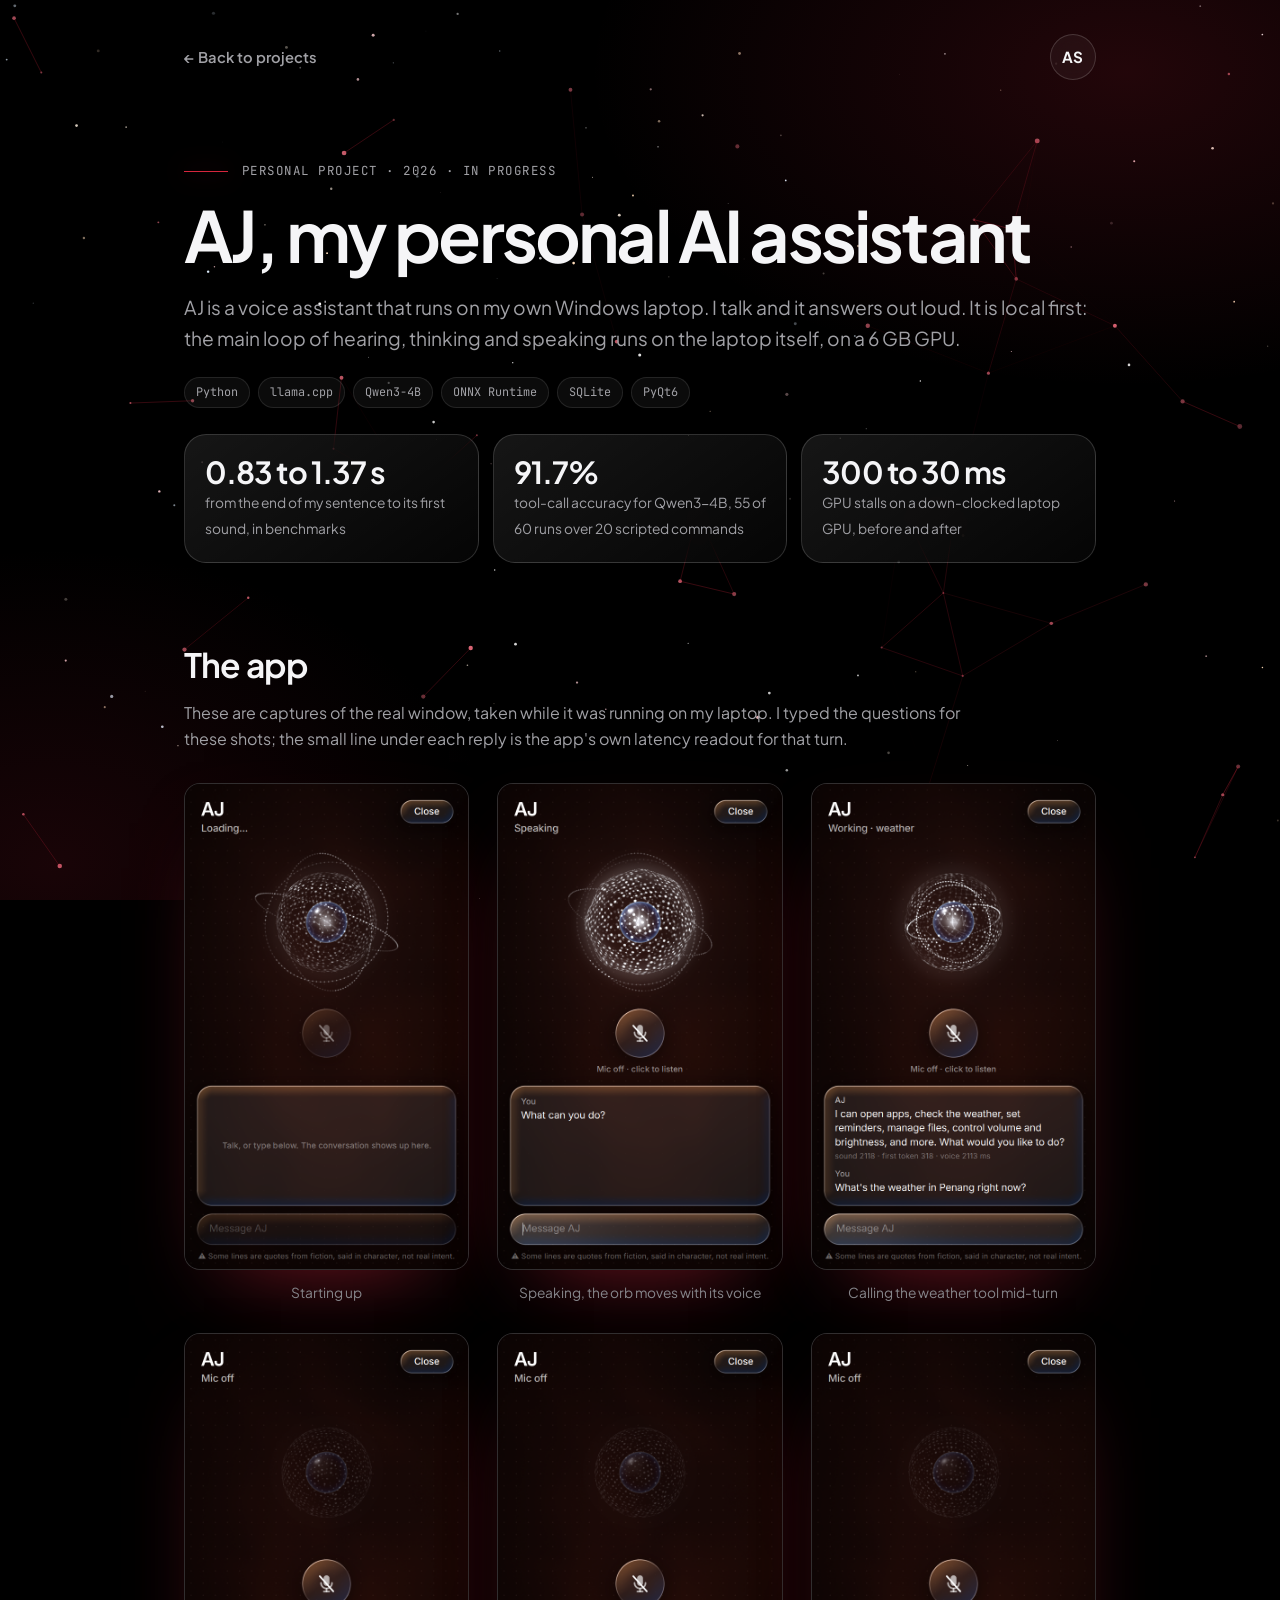
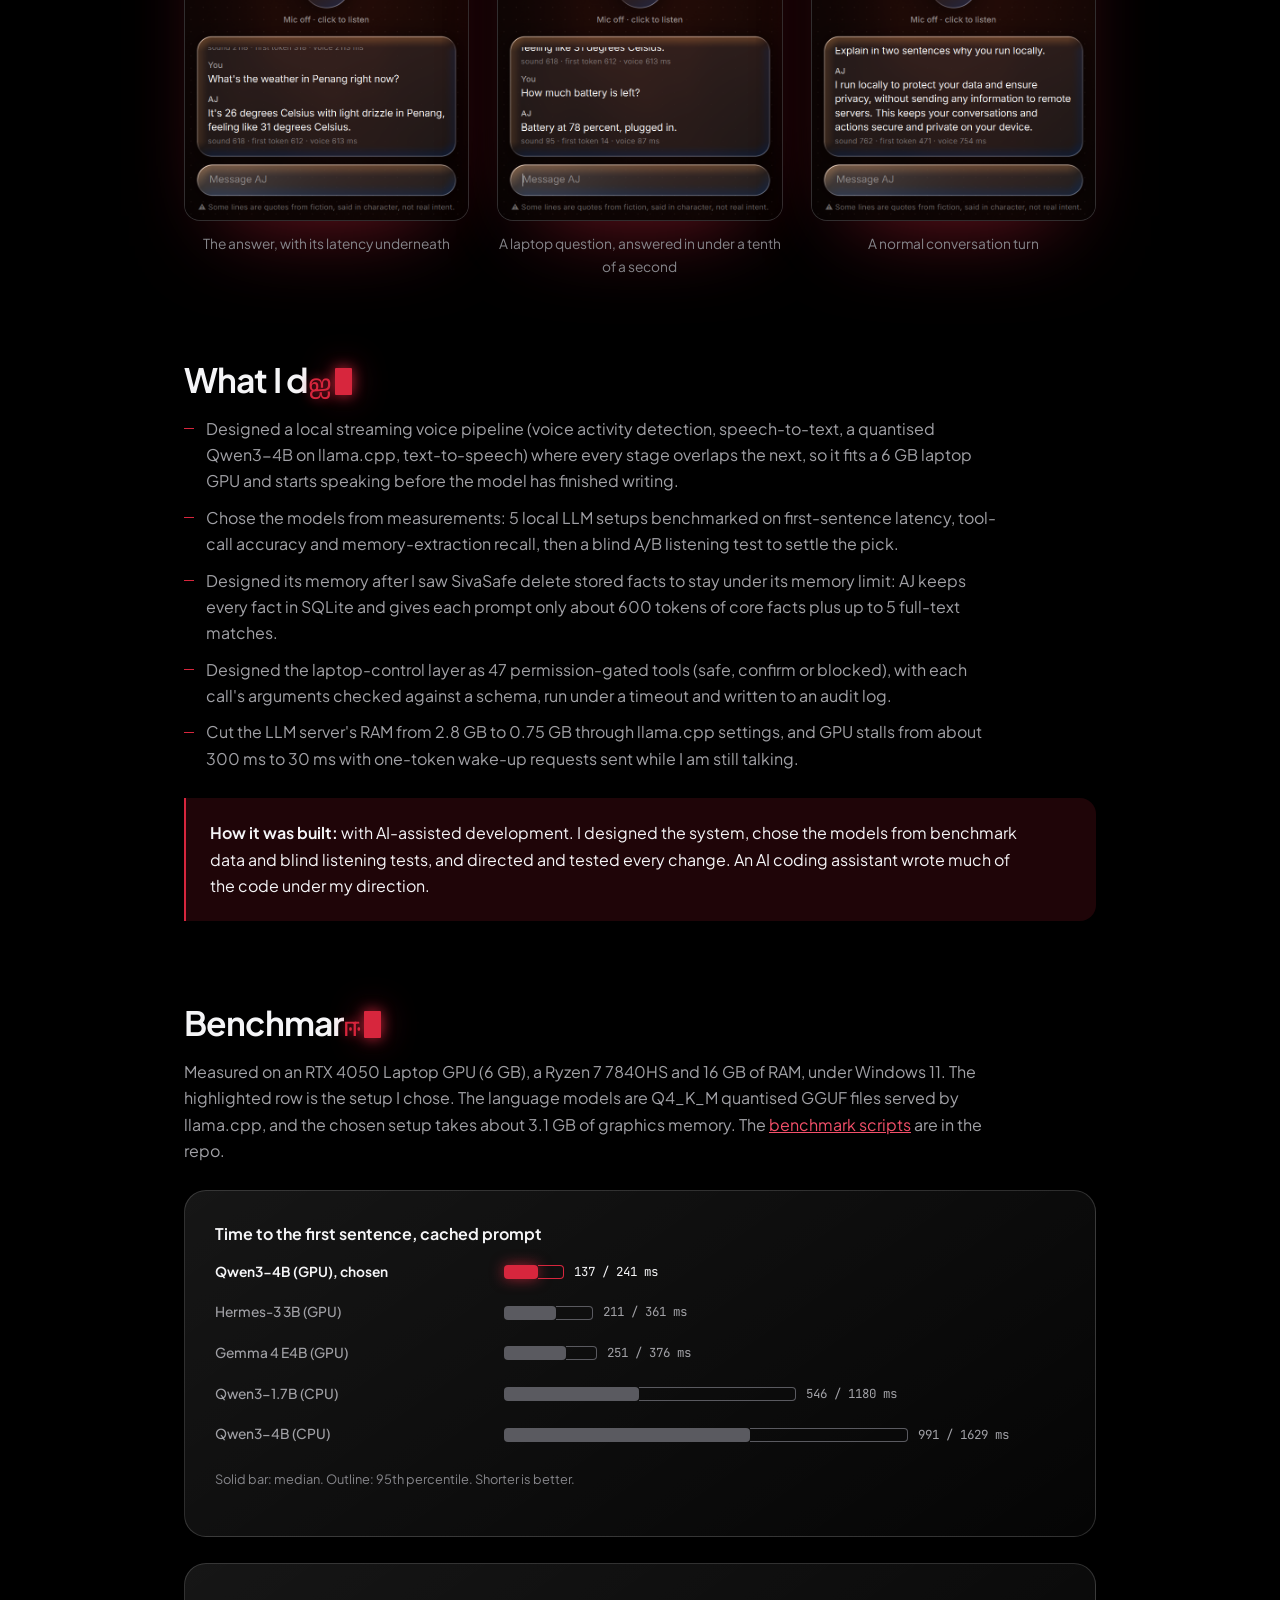
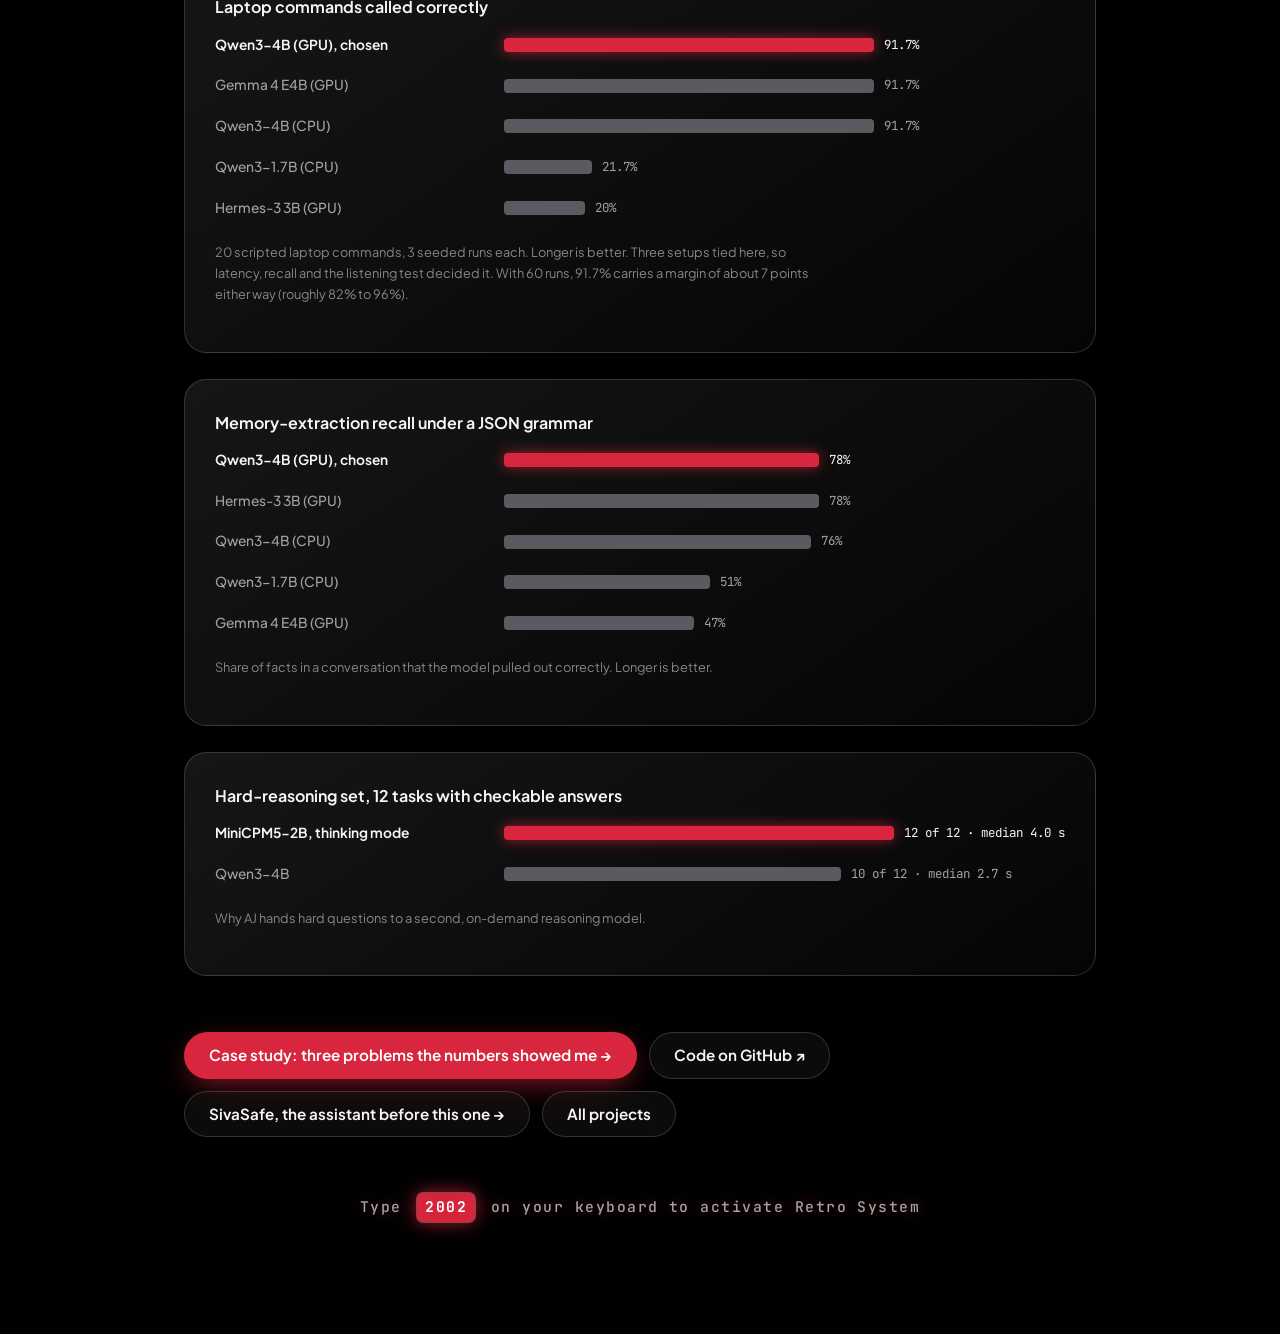
<file: aj.html>
<!DOCTYPE html>
<html lang="en" dir="ltr">

<head>
    <meta charset="UTF-8" />
    <meta name="viewport" content="width=device-width, initial-scale=1.0, viewport-fit=cover" />
    <title>AJ - Personal AI Assistant | Arjun Shanker</title>
    <meta name="description" content="AJ, a voice assistant that runs locally on a 6 GB laptop GPU: screenshots of the app and the benchmarks behind the model choice." />
    <meta name="theme-color" content="#000000" />
    <link rel="icon" href="data:image/svg+xml,%3Csvg xmlns='http://www.w3.org/2000/svg' viewBox='0 0 64 64'%3E%3Ccircle cx='32' cy='32' r='30' fill='%23000' stroke='%23d7263d' stroke-width='4'/%3E%3Ctext x='32' y='41' font-family='Arial,sans-serif' font-size='24' font-weight='700' fill='%23f5f5f7' text-anchor='middle'%3EAS%3C/text%3E%3C/svg%3E" />
    <script>document.documentElement.classList.add('js'); try { if (sessionStorage.getItem('retro') === '1') document.documentElement.classList.add('retro'); } catch (e) {}</script>
    <link rel="preconnect" href="https://fonts.googleapis.com" />
    <link rel="preconnect" href="https://fonts.gstatic.com" crossorigin />
    <link
        href="https://fonts.googleapis.com/css2?family=Anek+Tamil:wght@400;500;700&family=JetBrains+Mono:wght@400;500&family=Plus+Jakarta+Sans:wght@400;500;600;700&display=swap"
        rel="stylesheet" />
    <link rel="stylesheet" href="site.css" />
    <link rel="stylesheet" href="retro.css" />
</head>

<body>
    <canvas id="sky" class="sky" aria-hidden="true"></canvas>
    <div class="nebula" aria-hidden="true"></div>

    <main class="page">
        <div class="page-top">
            <a href="index.html#projects" class="back">← Back to projects</a>
            <a class="monogram" href="index.html" aria-label="Arjun Shanker, home">AS</a>
        </div>

        <p class="eyebrow"><span>Personal project · 2026 · In progress</span></p>
        <h1>AJ, my personal AI assistant</h1>
        <p class="lede">AJ is a voice assistant that runs on my own Windows laptop. I talk and it answers out loud. It is
            local first: the main loop of hearing, thinking and speaking runs on the laptop itself, on a 6 GB GPU.</p>
        <div class="meta tags"><span>Python</span><span>llama.cpp</span><span>Qwen3-4B</span><span>ONNX Runtime</span><span>SQLite</span><span>PyQt6</span></div>

        <div class="numbers">
            <div class="glass"><b>0.83 to 1.37 s</b><span>from the end of my sentence to its first sound, in benchmarks</span></div>
            <div class="glass"><b>91.7%</b><span>tool-call accuracy for Qwen3-4B, 55 of 60 runs over 20 scripted commands</span></div>
            <div class="glass"><b>300 to 30 ms</b><span>GPU stalls on a down-clocked laptop GPU, before and after</span></div>
        </div>

        <h2>The app</h2>
        <p>These are captures of the real window, taken while it was running on my laptop. I typed the questions for
            these shots; the small line under each reply is the app's own latency readout for that turn.</p>
        <div class="shots">
            <figure class="fig reveal">
                <img src="assets/images/aj-loading.png" alt="AJ window while the model loads" loading="lazy" />
                <figcaption>Starting up</figcaption>
            </figure>
            <figure class="fig reveal">
                <img src="assets/images/aj-speaking.png" alt="AJ window in the Speaking state with the orb lit" loading="lazy" />
                <figcaption>Speaking, the orb moves with its voice</figcaption>
            </figure>
            <figure class="fig reveal">
                <img src="assets/images/aj-tool.png" alt="AJ window showing Working, weather" loading="lazy" />
                <figcaption>Calling the weather tool mid-turn</figcaption>
            </figure>
            <figure class="fig reveal">
                <img src="assets/images/aj-weather.png" alt="AJ window with the weather answer" loading="lazy" />
                <figcaption>The answer, with its latency underneath</figcaption>
            </figure>
            <figure class="fig reveal">
                <img src="assets/images/aj-battery.png" alt="AJ window answering a battery question" loading="lazy" />
                <figcaption>A laptop question, answered in under a tenth of a second</figcaption>
            </figure>
            <figure class="fig reveal">
                <img src="assets/images/aj-local.png" alt="AJ window with a two sentence reply" loading="lazy" />
                <figcaption>A normal conversation turn</figcaption>
            </figure>
        </div>

        <h2>What I did</h2>
        <ul class="dash">
            <li>Designed a local streaming voice pipeline (voice activity detection, speech-to-text, a quantised
                Qwen3-4B on llama.cpp, text-to-speech) where every stage overlaps the next, so it fits a 6 GB laptop
                GPU and starts speaking before the model has finished writing.</li>
            <li>Chose the models from measurements: 5 local LLM setups benchmarked on first-sentence latency,
                tool-call accuracy and memory-extraction recall, then a blind A/B listening test to settle the pick.</li>
            <li>Designed its memory after I saw SivaSafe delete stored facts to stay under its memory limit: AJ keeps
                every fact in SQLite and gives each prompt only about 600 tokens of core facts plus up to 5 full-text
                matches.</li>
            <li>Designed the laptop-control layer as 47 permission-gated tools (safe, confirm or blocked), with each
                call's arguments checked against a schema, run under a timeout and written to an audit log.</li>
            <li>Cut the LLM server's RAM from 2.8 GB to 0.75 GB through llama.cpp settings, and GPU stalls from about
                300 ms to 30 ms with one-token wake-up requests sent while I am still talking.</li>
        </ul>
        <div class="callout"><p><strong>How it was built:</strong> with AI-assisted development. I designed the system, chose the
            models from benchmark data and blind listening tests, and directed and tested every change. An AI coding
            assistant wrote much of the code under my direction.</p></div>

        <h2>Benchmarks</h2>
        <p>Measured on an RTX 4050 Laptop GPU (6 GB), a Ryzen 7 7840HS and 16 GB of RAM, under Windows 11. The
            highlighted row is the setup I chose. The language models are Q4_K_M quantised GGUF files served by
            llama.cpp, and the chosen setup takes about 3.1 GB of graphics memory. The
            <a href="https://github.com/Thaneerrjun7/local-AI-assistant-AJ/tree/HEAD/scripts" target="_blank" rel="noopener">benchmark scripts</a>
            are in the repo.</p>

        <div class="chart glass reveal">
            <table>
                <caption>Time to the first sentence, cached prompt</caption>
                <tbody>
                    <tr class="pick"><th scope="row">Qwen3-4B (GPU), chosen</th><td><div class="bar"><i style="--v:6.1"></i><i class="p95" style="--w:4.6"></i><span>137 / 241 ms</span></div></td></tr>
                    <tr><th scope="row">Hermes-3 3B (GPU)</th><td><div class="bar"><i style="--v:9.3"></i><i class="p95" style="--w:6.6"></i><span>211 / 361 ms</span></div></td></tr>
                    <tr><th scope="row">Gemma 4 E4B (GPU)</th><td><div class="bar"><i style="--v:11.1"></i><i class="p95" style="--w:5.5"></i><span>251 / 376 ms</span></div></td></tr>
                    <tr><th scope="row">Qwen3-1.7B (CPU)</th><td><div class="bar"><i style="--v:24.1"></i><i class="p95" style="--w:28.0"></i><span>546 / 1180 ms</span></div></td></tr>
                    <tr><th scope="row">Qwen3-4B (CPU)</th><td><div class="bar"><i style="--v:43.8"></i><i class="p95" style="--w:28.2"></i><span>991 / 1629 ms</span></div></td></tr>
                </tbody>
            </table>
            <p class="key">Solid bar: median. Outline: 95th percentile. Shorter is better.</p>
        </div>

        <div class="chart glass reveal">
            <table>
                <caption>Laptop commands called correctly</caption>
                <tbody>
                    <tr class="pick"><th scope="row">Qwen3-4B (GPU), chosen</th><td><div class="bar"><i style="--v:66.0"></i><span>91.7%</span></div></td></tr>
                    <tr><th scope="row">Gemma 4 E4B (GPU)</th><td><div class="bar"><i style="--v:66.0"></i><span>91.7%</span></div></td></tr>
                    <tr><th scope="row">Qwen3-4B (CPU)</th><td><div class="bar"><i style="--v:66.0"></i><span>91.7%</span></div></td></tr>
                    <tr><th scope="row">Qwen3-1.7B (CPU)</th><td><div class="bar"><i style="--v:15.6"></i><span>21.7%</span></div></td></tr>
                    <tr><th scope="row">Hermes-3 3B (GPU)</th><td><div class="bar"><i style="--v:14.4"></i><span>20%</span></div></td></tr>
                </tbody>
            </table>
            <p class="key">20 scripted laptop commands, 3 seeded runs each. Longer is better. Three setups tied here, so latency, recall and the listening test decided it. With 60 runs, 91.7% carries a margin of about 7 points either way (roughly 82% to 96%).</p>
        </div>

        <div class="chart glass reveal">
            <table>
                <caption>Memory-extraction recall under a JSON grammar</caption>
                <tbody>
                    <tr class="pick"><th scope="row">Qwen3-4B (GPU), chosen</th><td><div class="bar"><i style="--v:56.2"></i><span>78%</span></div></td></tr>
                    <tr><th scope="row">Hermes-3 3B (GPU)</th><td><div class="bar"><i style="--v:56.2"></i><span>78%</span></div></td></tr>
                    <tr><th scope="row">Qwen3-4B (CPU)</th><td><div class="bar"><i style="--v:54.7"></i><span>76%</span></div></td></tr>
                    <tr><th scope="row">Qwen3-1.7B (CPU)</th><td><div class="bar"><i style="--v:36.7"></i><span>51%</span></div></td></tr>
                    <tr><th scope="row">Gemma 4 E4B (GPU)</th><td><div class="bar"><i style="--v:33.8"></i><span>47%</span></div></td></tr>
                </tbody>
            </table>
            <p class="key">Share of facts in a conversation that the model pulled out correctly. Longer is better.</p>
        </div>

        <div class="chart glass reveal">
            <table>
                <caption>Hard-reasoning set, 12 tasks with checkable answers</caption>
                <tbody>
                    <tr class="pick"><th scope="row">MiniCPM5-2B, thinking mode</th><td><div class="bar"><i style="--v:72"></i><span>12 of 12 · median 4.0 s</span></div></td></tr>
                    <tr><th scope="row">Qwen3-4B</th><td><div class="bar"><i style="--v:60"></i><span>10 of 12 · median 2.7 s</span></div></td></tr>
                </tbody>
            </table>
            <p class="key">Why AJ hands hard questions to a second, on-demand reasoning model.</p>
        </div>

        <div class="next">
            <a href="case-aj.html" class="btn btn-primary">Case study: three problems the numbers showed me →</a>
            <a href="https://github.com/Thaneerrjun7/local-AI-assistant-AJ" target="_blank" rel="noopener" class="btn btn-glass">Code on GitHub ↗</a>
            <a href="sivasafe.html" class="btn btn-glass">SivaSafe, the assistant before this one →</a>
            <a href="index.html#projects" class="btn btn-glass">All projects</a>
        </div>
    </main>

    <script src="site.js"></script>
</body>

</html>
</file>
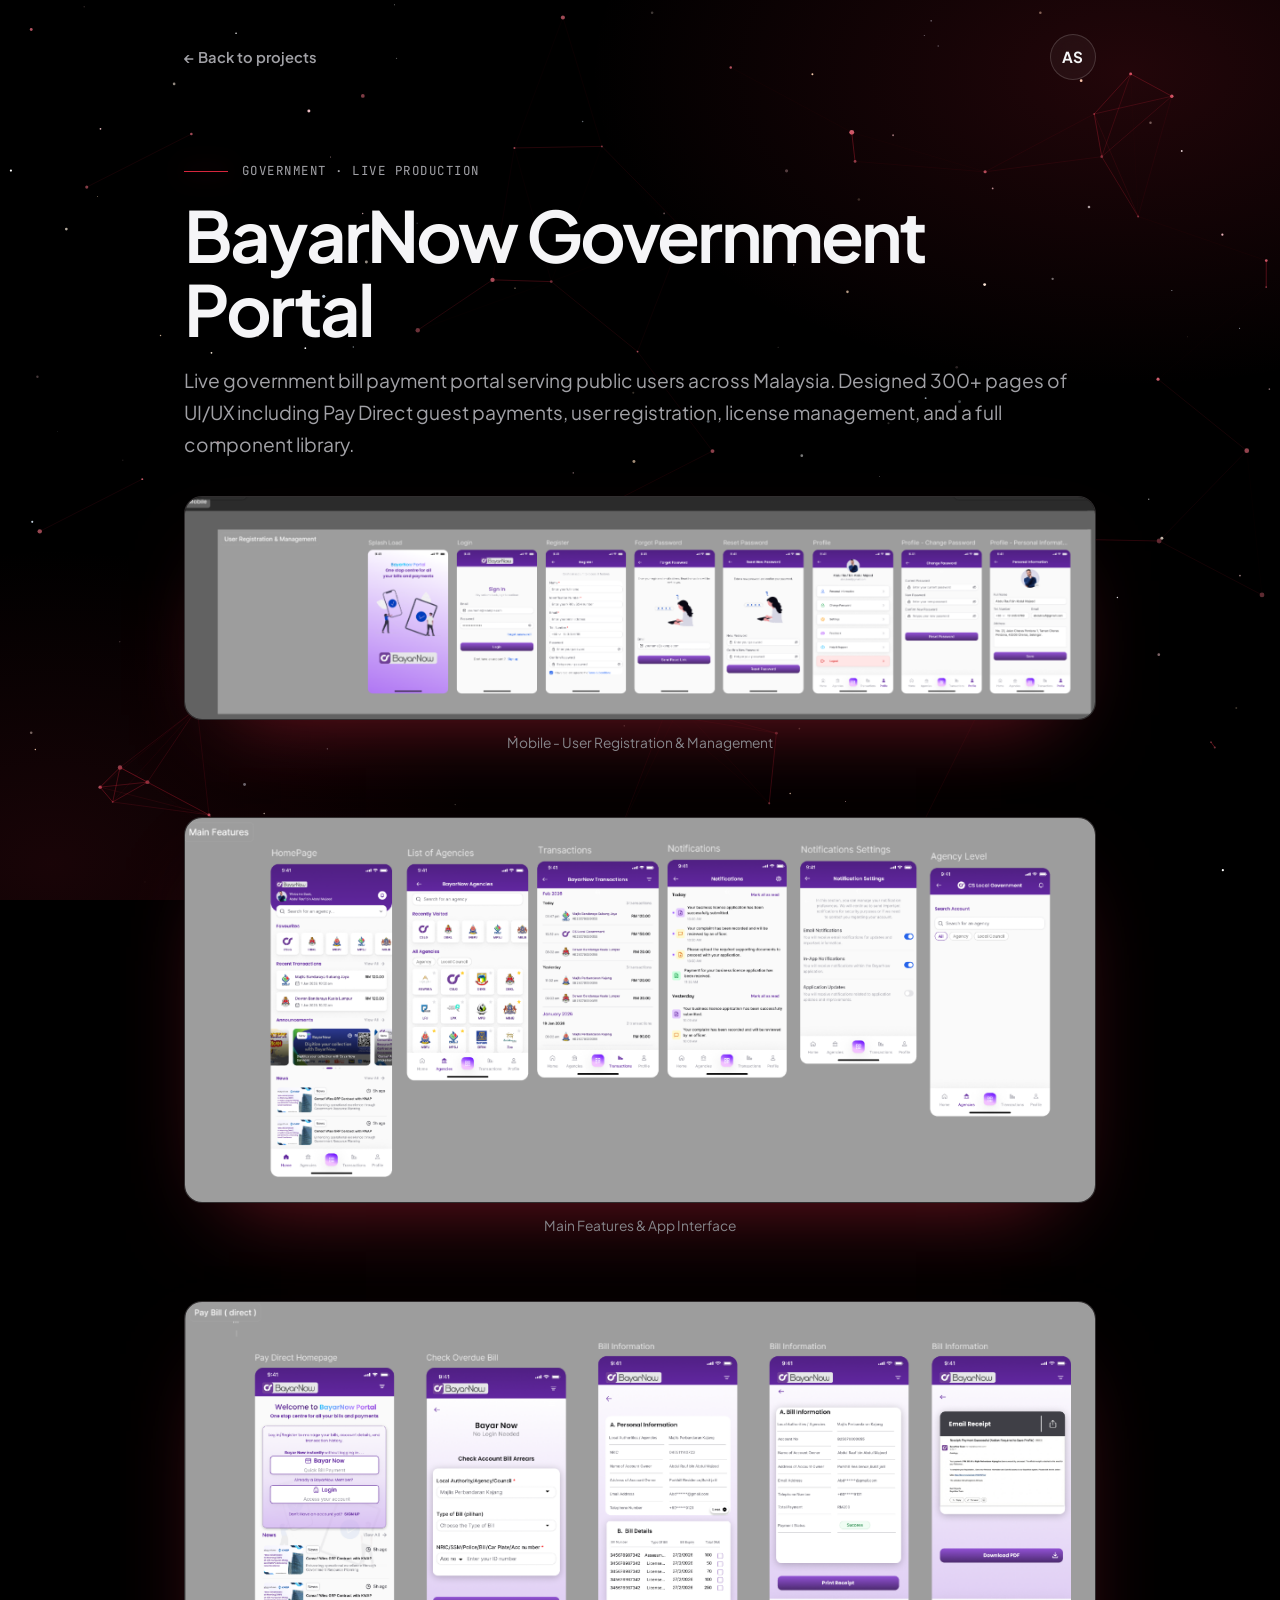
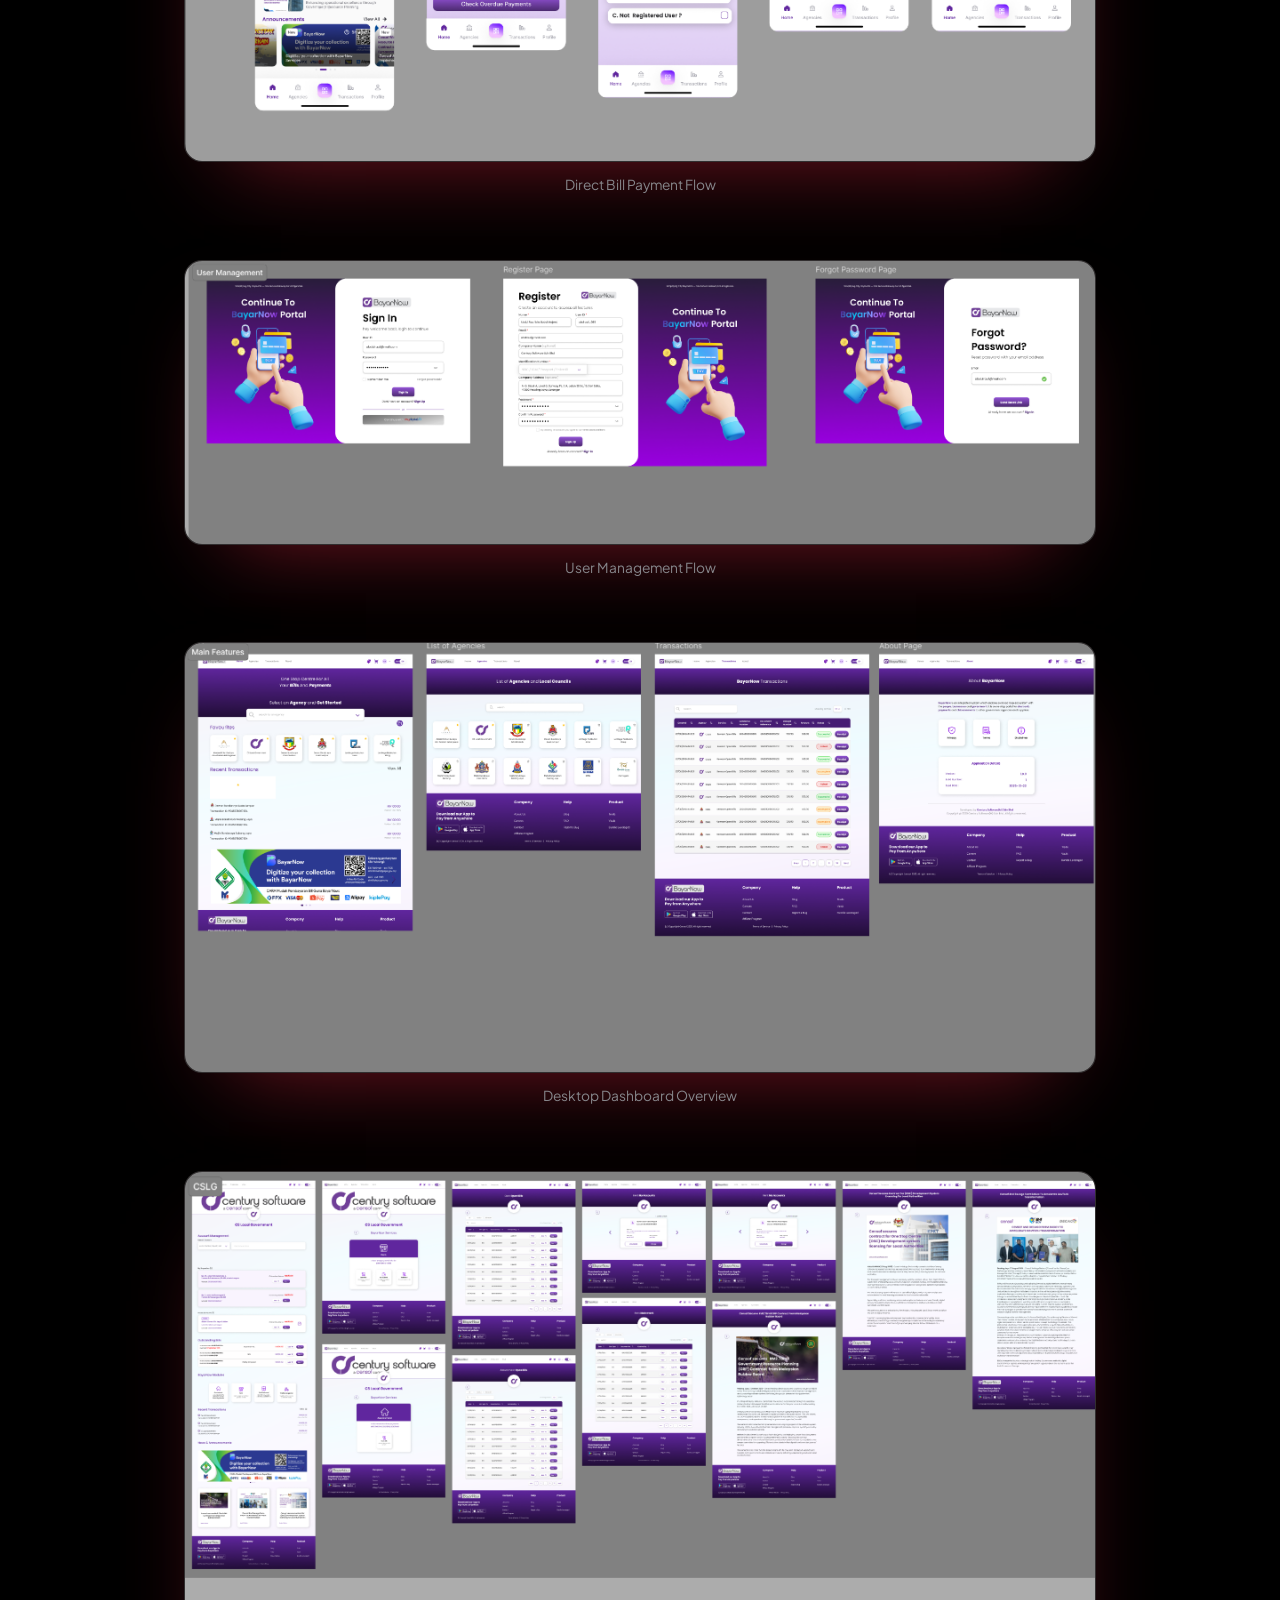
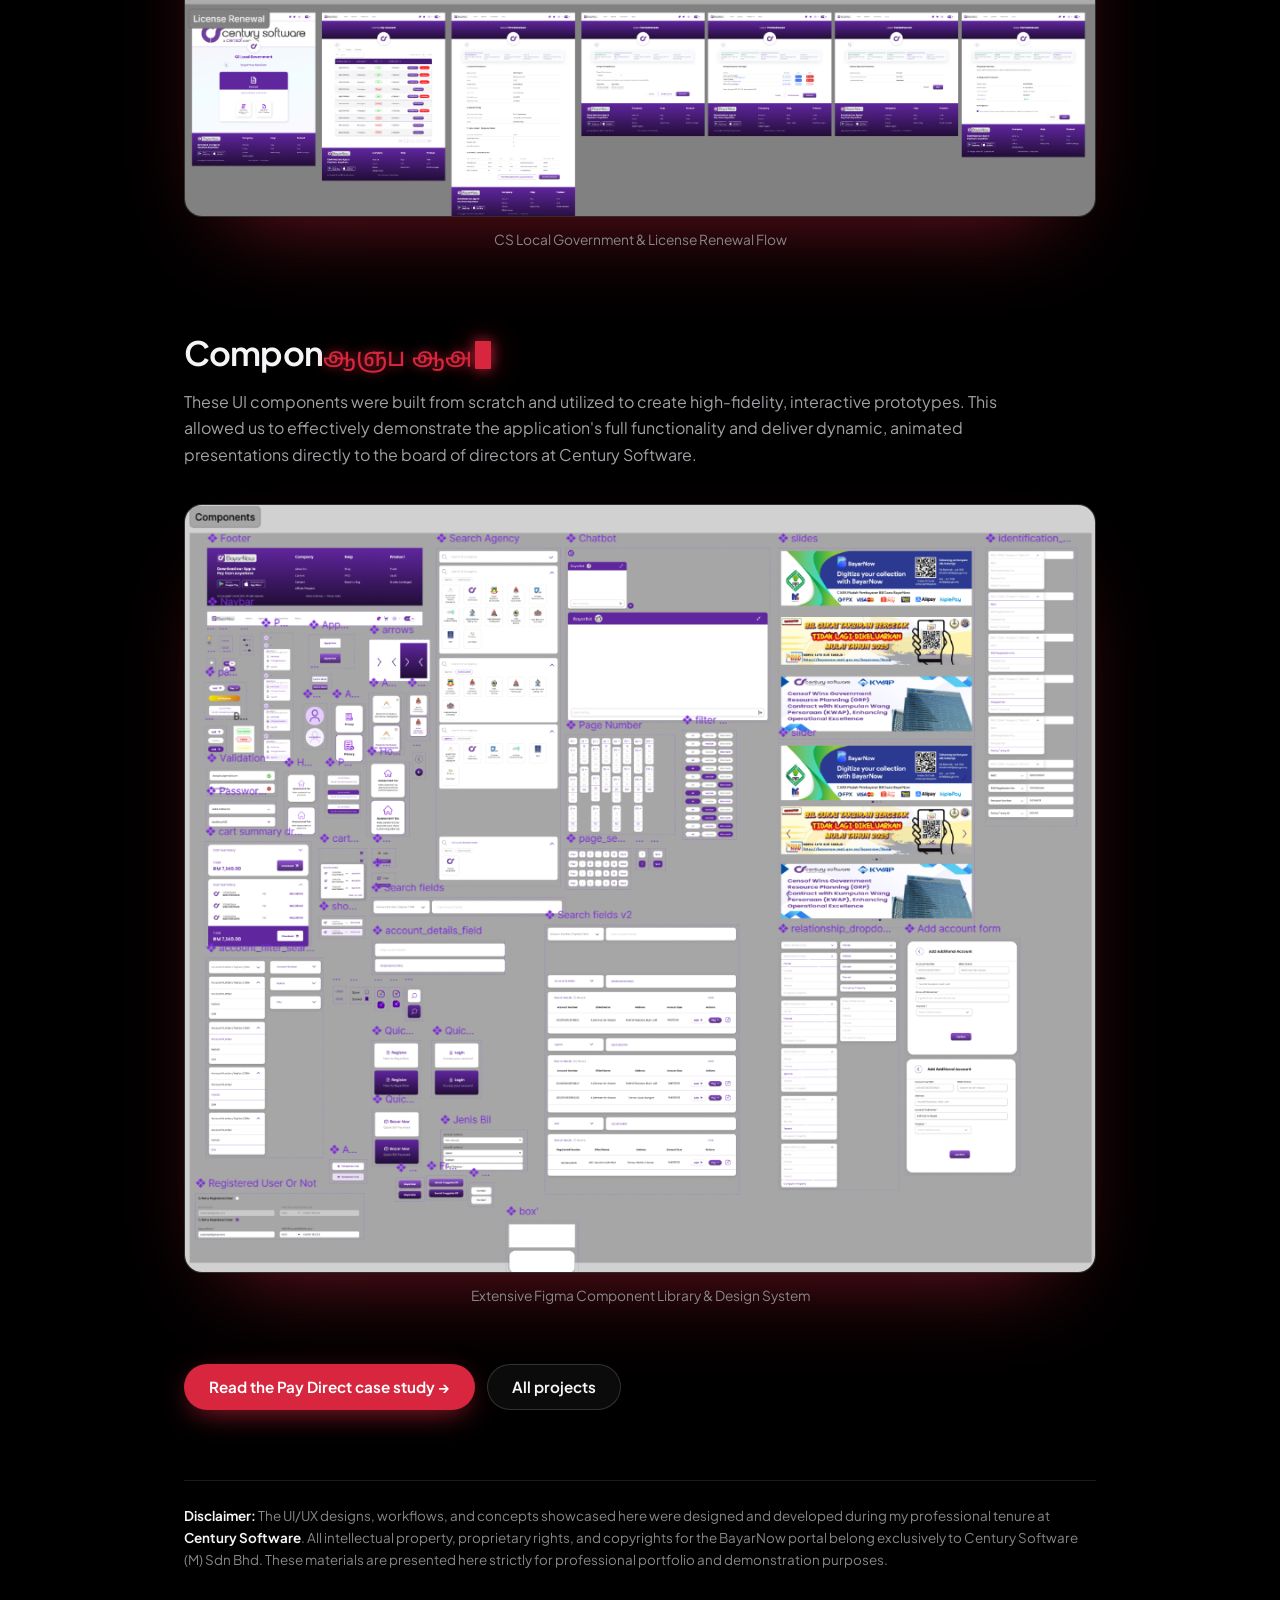
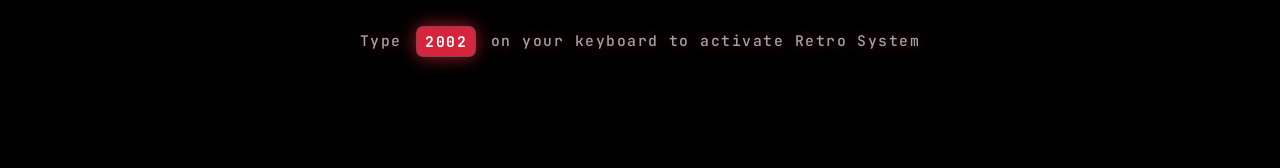
<file: bayarnow.html>
<!DOCTYPE html>
<html lang="en" dir="ltr">

<head>
    <meta charset="UTF-8" />
    <meta name="viewport" content="width=device-width, initial-scale=1.0, viewport-fit=cover" />
    <title>BayarNow - Project Gallery | Arjun Shanker</title>
    <meta name="description" content="BayarNow government bill payment portal: UI/UX gallery." />
    <meta name="theme-color" content="#000000" />
    <link rel="icon" href="data:image/svg+xml,%3Csvg xmlns='http://www.w3.org/2000/svg' viewBox='0 0 64 64'%3E%3Ccircle cx='32' cy='32' r='30' fill='%23000' stroke='%23d7263d' stroke-width='4'/%3E%3Ctext x='32' y='41' font-family='Arial,sans-serif' font-size='24' font-weight='700' fill='%23f5f5f7' text-anchor='middle'%3EAS%3C/text%3E%3C/svg%3E" />
    <script>document.documentElement.classList.add('js'); try { if (sessionStorage.getItem('retro') === '1') document.documentElement.classList.add('retro'); } catch (e) {}</script>
    <link rel="preconnect" href="https://fonts.googleapis.com" />
    <link rel="preconnect" href="https://fonts.gstatic.com" crossorigin />
    <link
        href="https://fonts.googleapis.com/css2?family=Anek+Tamil:wght@400;500;700&family=JetBrains+Mono:wght@400;500&family=Plus+Jakarta+Sans:wght@400;500;600;700&display=swap"
        rel="stylesheet" />
    <link rel="stylesheet" href="site.css" />
    <link rel="stylesheet" href="retro.css" />
</head>

<body>
    <canvas id="sky" class="sky" aria-hidden="true"></canvas>
    <div class="nebula" aria-hidden="true"></div>

    <main class="page">
        <div class="page-top">
            <a href="index.html#projects" class="back">← Back to projects</a>
            <a class="monogram" href="index.html" aria-label="Arjun Shanker, home">AS</a>
        </div>

        <p class="eyebrow"><span>Government · Live Production</span></p>
        <h1>BayarNow Government Portal</h1>
        <p class="lede">Live government bill payment portal serving public users across Malaysia. Designed 300+ pages of
            UI/UX including Pay Direct guest payments, user registration, license management, and a full component
            library.</p>

        <div class="figs">
            <figure class="fig reveal">
                <img src="assets/images/bayarnow-new-1.png" alt="BayarNow Mobile Registration" loading="lazy" />
                <figcaption>Mobile - User Registration &amp; Management</figcaption>
            </figure>
            <figure class="fig reveal">
                <img src="assets/images/bayarnow-new-2.png" alt="BayarNow Main Features" loading="lazy" />
                <figcaption>Main Features &amp; App Interface</figcaption>
            </figure>
            <figure class="fig reveal">
                <img src="assets/images/bayarnow-new-3.png" alt="BayarNow Direct Payment" loading="lazy" />
                <figcaption>Direct Bill Payment Flow</figcaption>
            </figure>
            <figure class="fig reveal">
                <img src="assets/images/bayarnow-new-4.png" alt="BayarNow User Management" loading="lazy" />
                <figcaption>User Management Flow</figcaption>
            </figure>
            <figure class="fig reveal">
                <img src="assets/images/bayarnow-new-5.png" alt="BayarNow Desktop Dashboard" loading="lazy" />
                <figcaption>Desktop Dashboard Overview</figcaption>
            </figure>
            <figure class="fig reveal">
                <img src="assets/images/bayarnow-cslg.png" alt="BayarNow CSLG &amp; License Renewal" loading="lazy" />
                <figcaption>CS Local Government &amp; License Renewal Flow</figcaption>
            </figure>
        </div>

        <h2>Components Used</h2>
        <p>These UI components were built from scratch and utilized to create high-fidelity, interactive prototypes.
            This allowed us to effectively demonstrate the application's full functionality and deliver dynamic,
            animated presentations directly to the board of directors at Century Software.</p>
        <div class="figs">
            <figure class="fig reveal">
                <img src="assets/images/bayarnow-components-new.png" alt="BayarNow Components" loading="lazy" />
                <figcaption>Extensive Figma Component Library &amp; Design System</figcaption>
            </figure>
        </div>

        <div class="next">
            <a href="case-bayarnow.html" class="btn btn-primary">Read the Pay Direct case study →</a>
            <a href="index.html#projects" class="btn btn-glass">All projects</a>
        </div>
        <div class="disclaimer">
            <p><strong>Disclaimer:</strong> The UI/UX designs, workflows, and concepts showcased here were designed and developed during my professional tenure at <strong>Century Software</strong>. All intellectual property, proprietary rights, and copyrights for the BayarNow portal belong exclusively to Century Software (M) Sdn Bhd. These materials are presented here strictly for professional portfolio and demonstration purposes.</p>
        </div>
    </main>

    <script src="site.js"></script>
</body>

</html>
</file>
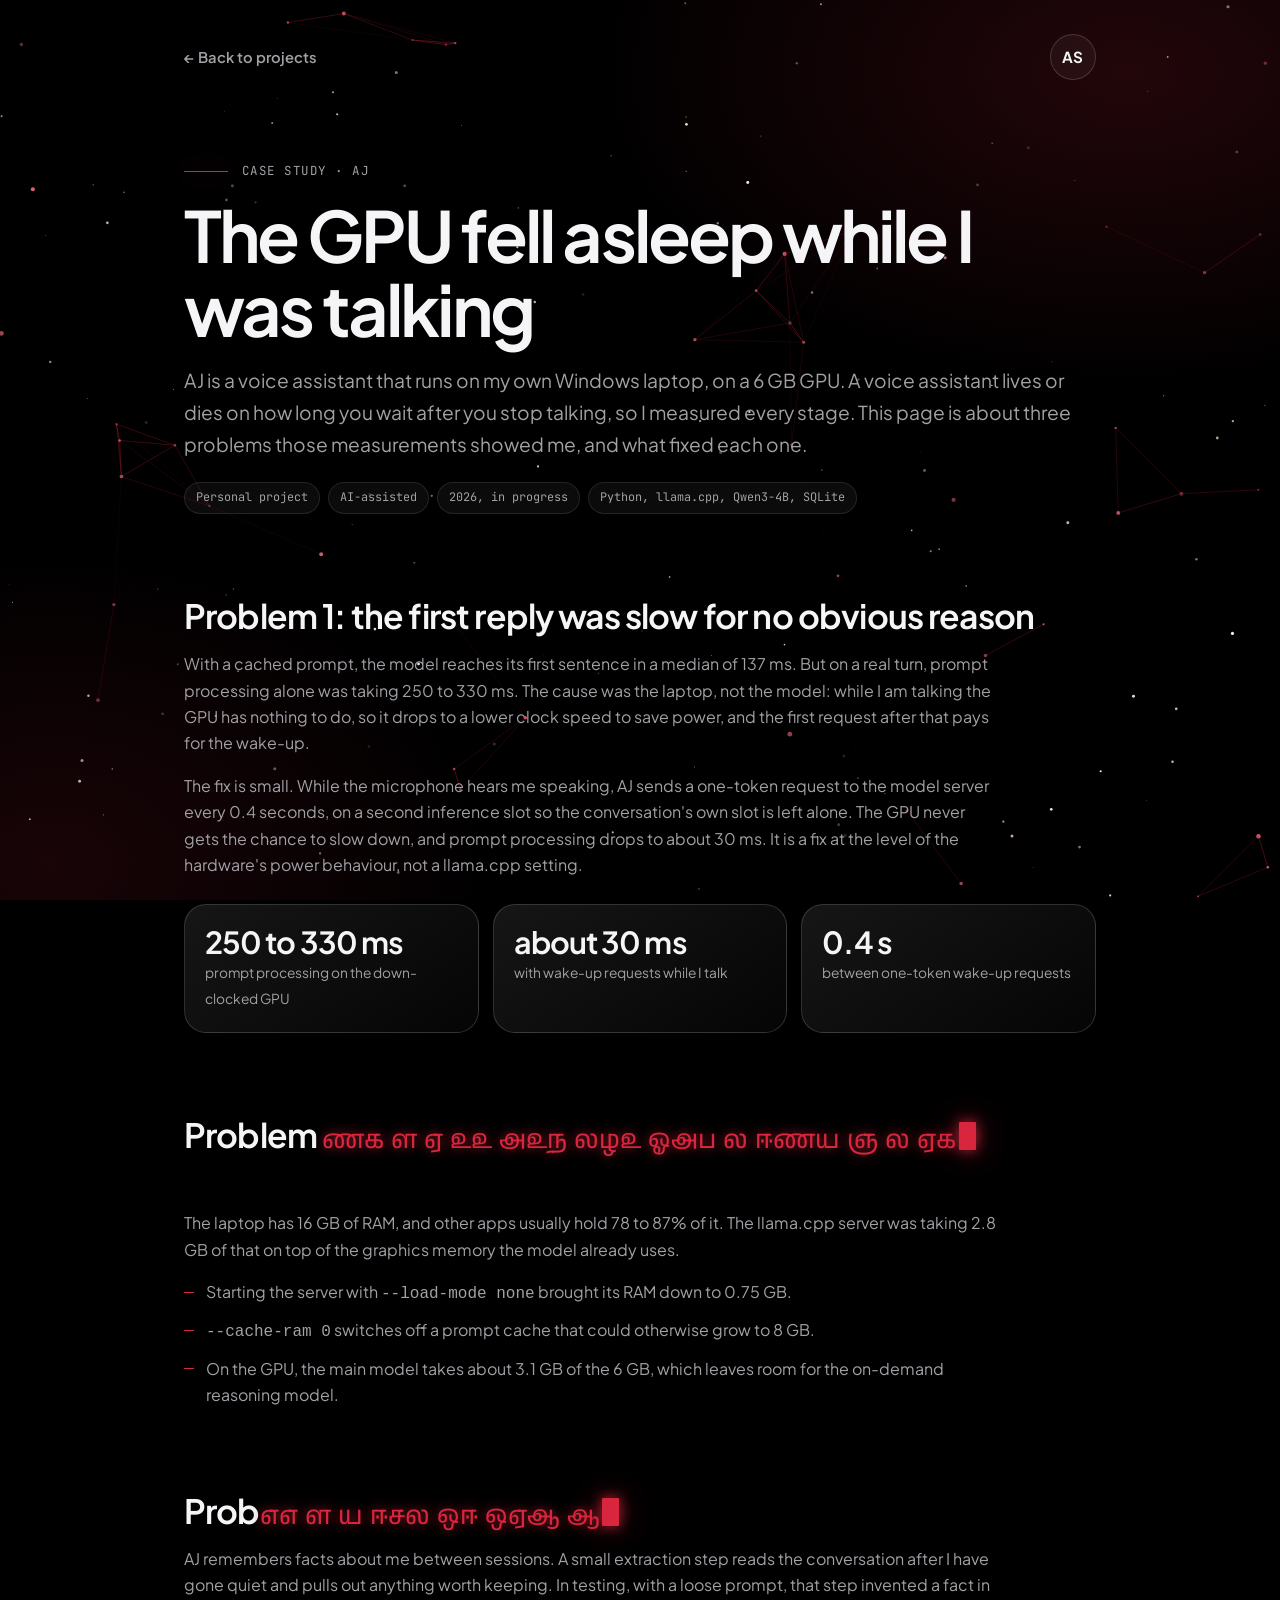
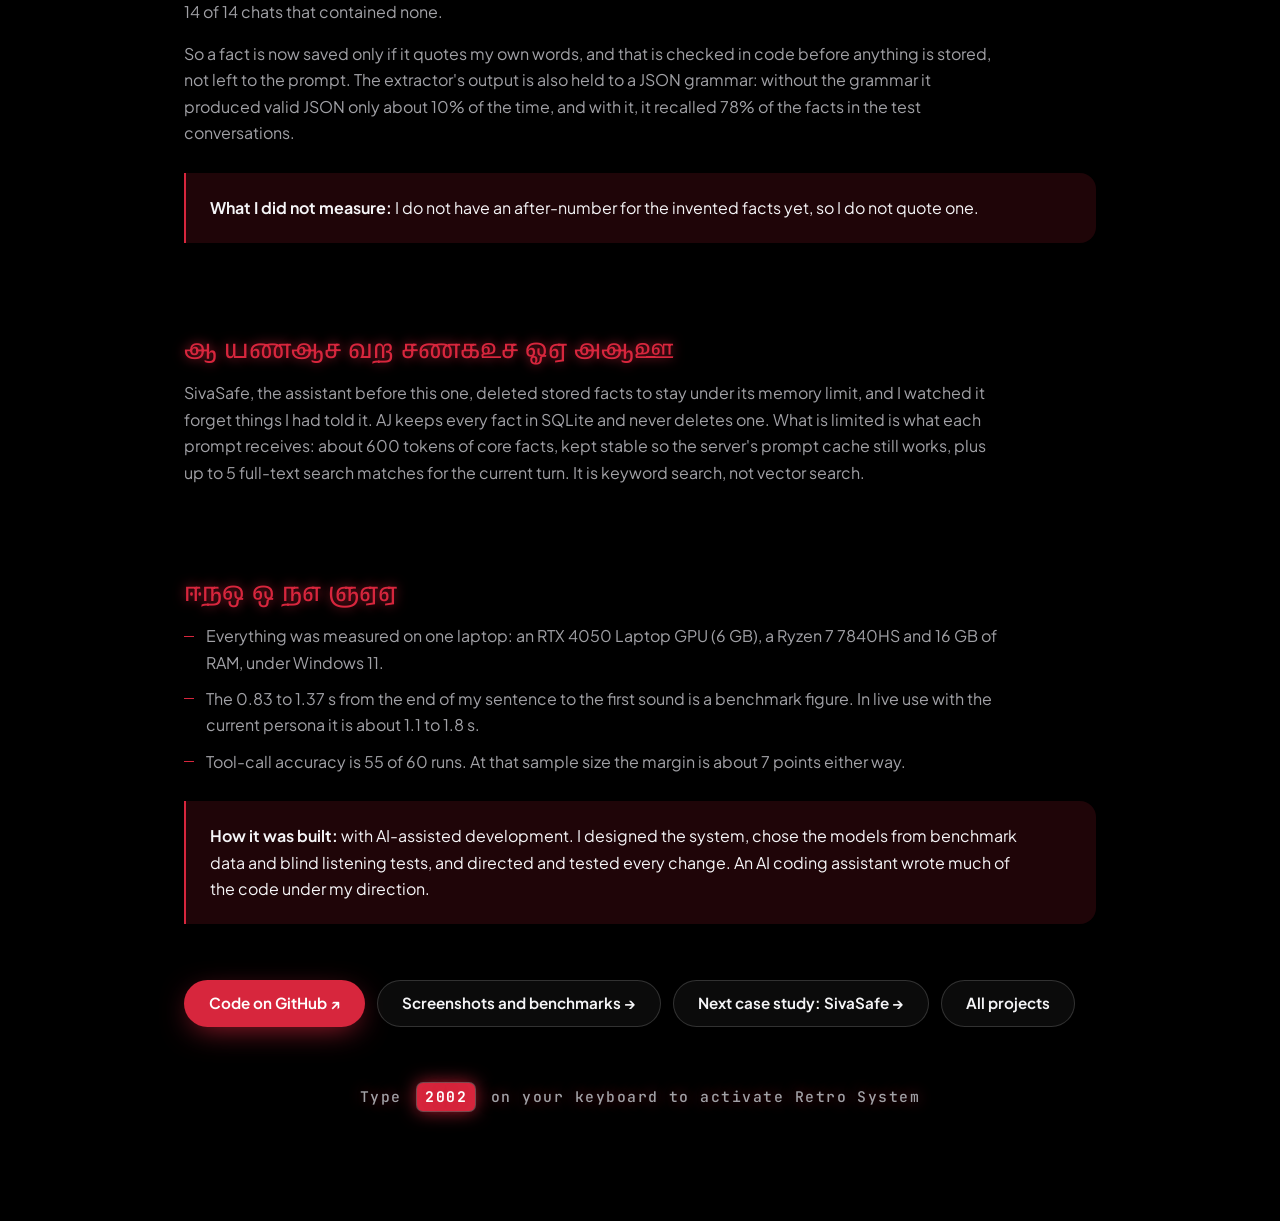
<file: case-aj.html>
<!DOCTYPE html>
<html lang="en" dir="ltr">

<head>
    <meta charset="UTF-8" />
    <meta name="viewport" content="width=device-width, initial-scale=1.0, viewport-fit=cover" />
    <title>AJ case study | Arjun Shanker</title>
    <meta name="description" content="Case study: three problems the benchmarks showed me in AJ, my local voice assistant, and what fixed each one." />
    <meta name="theme-color" content="#000000" />
    <link rel="icon" href="data:image/svg+xml,%3Csvg xmlns='http://www.w3.org/2000/svg' viewBox='0 0 64 64'%3E%3Ccircle cx='32' cy='32' r='30' fill='%23000' stroke='%23d7263d' stroke-width='4'/%3E%3Ctext x='32' y='41' font-family='Arial,sans-serif' font-size='24' font-weight='700' fill='%23f5f5f7' text-anchor='middle'%3EAS%3C/text%3E%3C/svg%3E" />
    <script>document.documentElement.classList.add('js'); try { if (sessionStorage.getItem('retro') === '1') document.documentElement.classList.add('retro'); } catch (e) {}</script>
    <link rel="preconnect" href="https://fonts.googleapis.com" />
    <link rel="preconnect" href="https://fonts.gstatic.com" crossorigin />
    <link
        href="https://fonts.googleapis.com/css2?family=Anek+Tamil:wght@400;500;700&family=JetBrains+Mono:wght@400;500&family=Plus+Jakarta+Sans:wght@400;500;600;700&display=swap"
        rel="stylesheet" />
    <link rel="stylesheet" href="site.css" />
    <link rel="stylesheet" href="retro.css" />
</head>

<body>
    <canvas id="sky" class="sky" aria-hidden="true"></canvas>
    <div class="nebula" aria-hidden="true"></div>

    <main class="page">
        <div class="page-top">
            <a href="index.html#projects" class="back">← Back to projects</a>
            <a class="monogram" href="index.html" aria-label="Arjun Shanker, home">AS</a>
        </div>

        <p class="eyebrow"><span>Case study · AJ</span></p>
        <h1>The GPU fell asleep while I was talking</h1>
        <p class="lede">AJ is a voice assistant that runs on my own Windows laptop, on a 6 GB GPU. A voice assistant
            lives or dies on how long you wait after you stop talking, so I measured every stage. This page is about
            three problems those measurements showed me, and what fixed each one.</p>
        <div class="meta tags"><span>Personal project</span><span>AI-assisted</span><span>2026, in progress</span><span>Python, llama.cpp, Qwen3-4B, SQLite</span></div>

        <h2>Problem 1: the first reply was slow for no obvious reason</h2>
        <p>With a cached prompt, the model reaches its first sentence in a median of 137 ms. But on a real turn,
            prompt processing alone was taking 250 to 330 ms. The cause was the laptop, not the model: while I am
            talking the GPU has nothing to do, so it drops to a lower clock speed to save power, and the first request
            after that pays for the wake-up.</p>
        <p>The fix is small. While the microphone hears me speaking, AJ sends a one-token request to the model server
            every 0.4 seconds, on a second inference slot so the conversation's own slot is left alone. The GPU never
            gets the chance to slow down, and prompt processing drops to about 30 ms. It is a fix at the level of the
            hardware's power behaviour, not a llama.cpp setting.</p>
        <div class="numbers">
            <div class="glass"><b>250 to 330 ms</b><span>prompt processing on the down-clocked GPU</span></div>
            <div class="glass"><b>about 30 ms</b><span>with wake-up requests while I talk</span></div>
            <div class="glass"><b>0.4 s</b><span>between one-token wake-up requests</span></div>
        </div>

        <h2>Problem 2: the model server wanted memory the laptop did not have</h2>
        <p>The laptop has 16 GB of RAM, and other apps usually hold 78 to 87% of it. The llama.cpp server was taking
            2.8 GB of that on top of the graphics memory the model already uses.</p>
        <ul class="dash">
            <li>Starting the server with <code>--load-mode none</code> brought its RAM down to 0.75 GB.</li>
            <li><code>--cache-ram 0</code> switches off a prompt cache that could otherwise grow to 8 GB.</li>
            <li>On the GPU, the main model takes about 3.1 GB of the 6 GB, which leaves room for the on-demand
                reasoning model.</li>
        </ul>

        <h2>Problem 3: the memory made things up</h2>
        <p>AJ remembers facts about me between sessions. A small extraction step reads the conversation after I have
            gone quiet and pulls out anything worth keeping. In testing, with a loose prompt, that step invented a fact
            in 14 of 14 chats that contained none.</p>
        <p>So a fact is now saved only if it quotes my own words, and that is checked in code before anything is
            stored, not left to the prompt. The extractor's output is also held to a JSON grammar: without the grammar
            it produced valid JSON only about 10% of the time, and with it, it recalled 78% of the facts in the test
            conversations.</p>
        <div class="callout"><p><strong>What I did not measure:</strong> I do not have an after-number for the invented
            facts yet, so I do not quote one.</p></div>

        <h2>A decision: keep everything, send little</h2>
        <p>SivaSafe, the assistant before this one, deleted stored facts to stay under its memory limit, and I watched
            it forget things I had told it. AJ keeps every fact in SQLite and never deletes one. What is limited is
            what each prompt receives: about 600 tokens of core facts, kept stable so the server's prompt cache still
            works, plus up to 5 full-text search matches for the current turn. It is keyword search, not vector
            search.</p>

        <h2>Limits of these numbers</h2>
        <ul class="dash">
            <li>Everything was measured on one laptop: an RTX 4050 Laptop GPU (6 GB), a Ryzen 7 7840HS and 16 GB of
                RAM, under Windows 11.</li>
            <li>The 0.83 to 1.37 s from the end of my sentence to the first sound is a benchmark figure. In live use
                with the current persona it is about 1.1 to 1.8 s.</li>
            <li>Tool-call accuracy is 55 of 60 runs. At that sample size the margin is about 7 points either way.</li>
        </ul>

        <div class="callout"><p><strong>How it was built:</strong> with AI-assisted development. I designed the system, chose the
            models from benchmark data and blind listening tests, and directed and tested every change. An AI coding
            assistant wrote much of the code under my direction.</p></div>

        <div class="next">
            <a href="https://github.com/Thaneerrjun7/local-AI-assistant-AJ" target="_blank" rel="noopener" class="btn btn-primary">Code on GitHub ↗</a>
            <a href="aj.html" class="btn btn-glass">Screenshots and benchmarks →</a>
            <a href="case-sivasafe.html" class="btn btn-glass">Next case study: SivaSafe →</a>
            <a href="index.html#projects" class="btn btn-glass">All projects</a>
        </div>
    </main>

    <script src="site.js"></script>
</body>

</html>
</file>
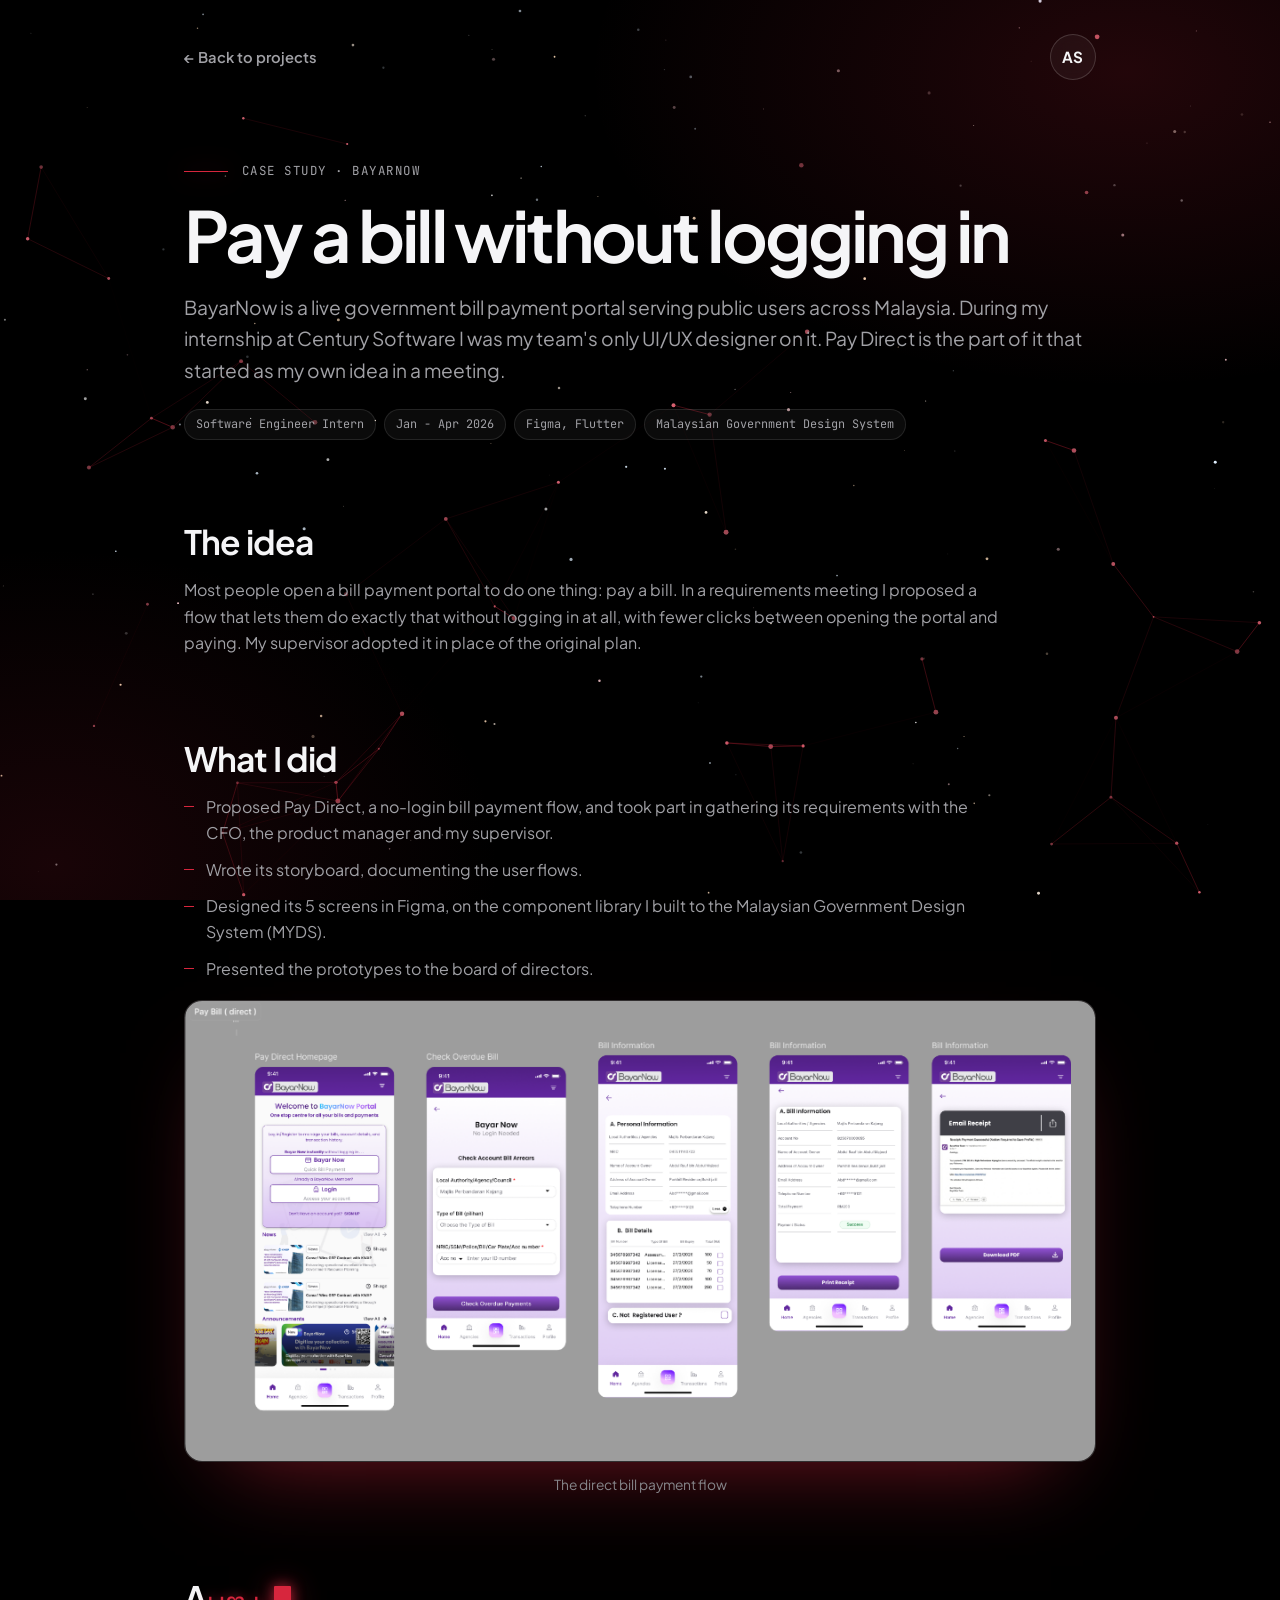
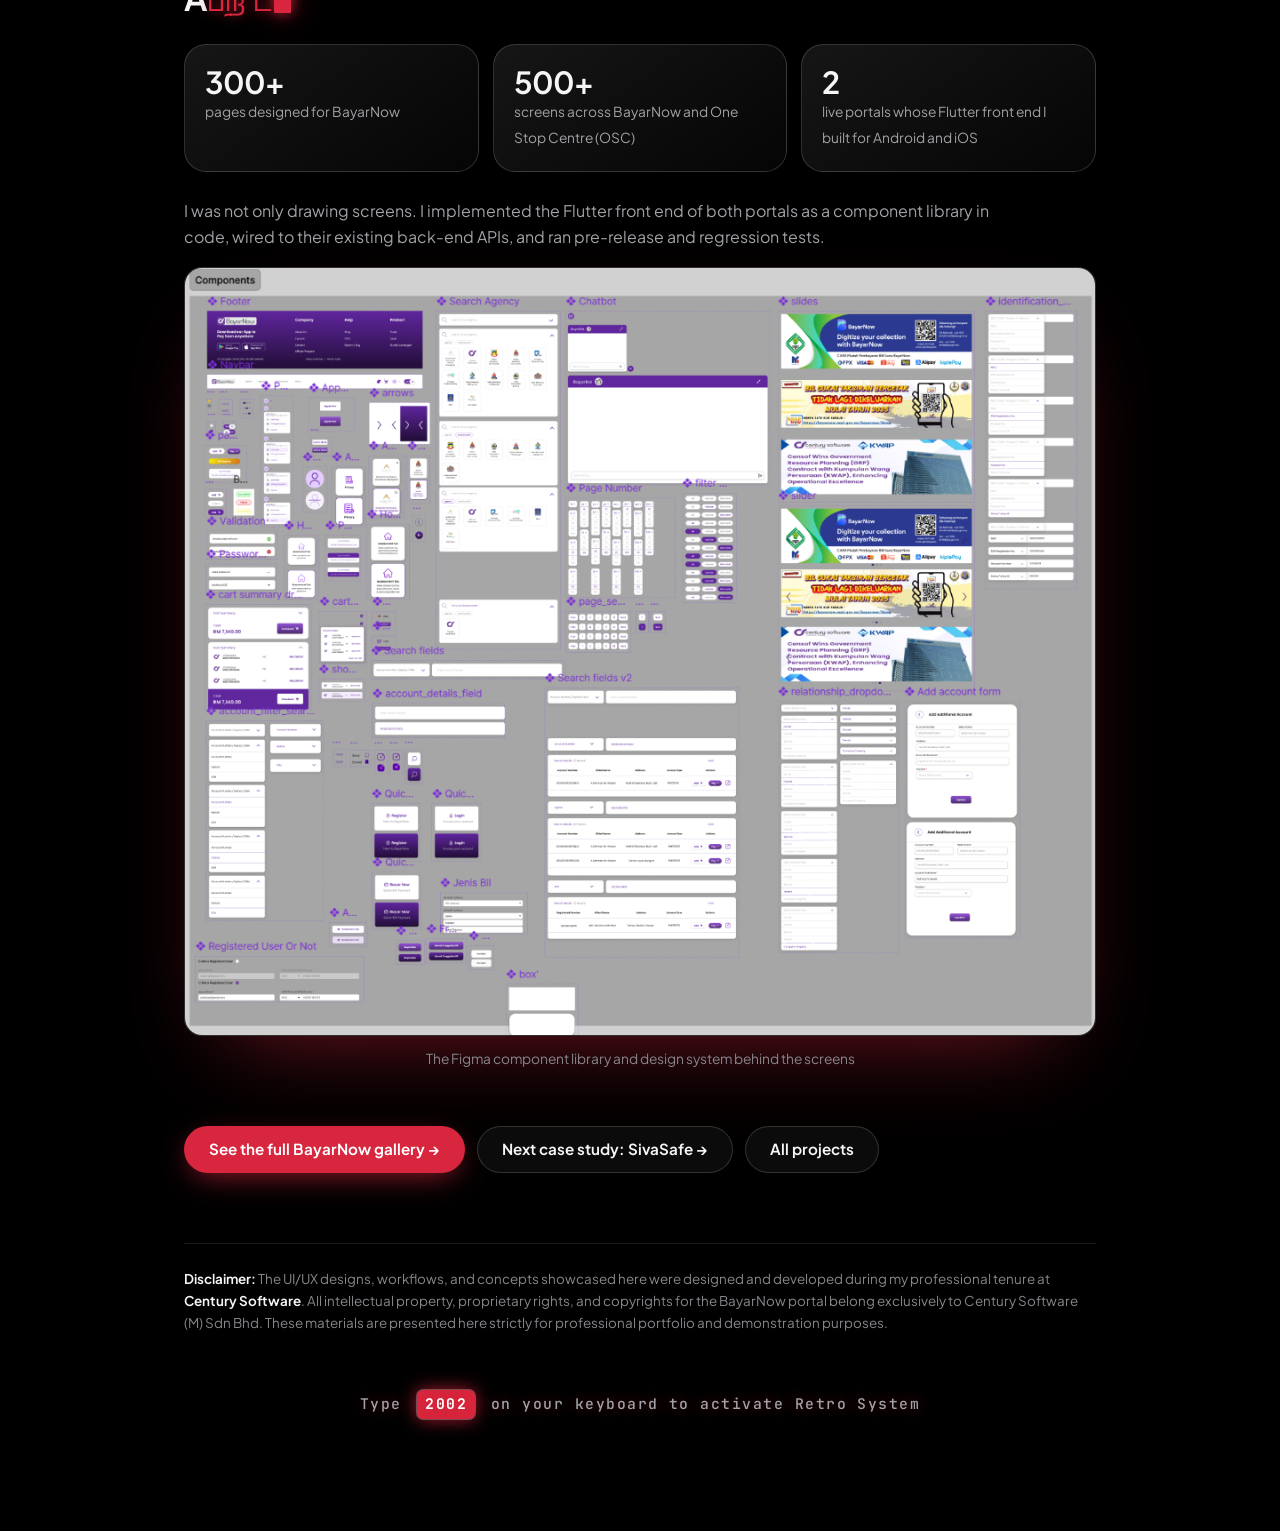
<file: case-bayarnow.html>
<!DOCTYPE html>
<html lang="en" dir="ltr">

<head>
    <meta charset="UTF-8" />
    <meta name="viewport" content="width=device-width, initial-scale=1.0, viewport-fit=cover" />
    <title>BayarNow case study | Arjun Shanker</title>
    <meta name="description" content="Case study: Pay Direct, a no-login bill payment flow proposed and designed for BayarNow, a live Malaysian government bill payment portal." />
    <meta name="theme-color" content="#000000" />
    <link rel="icon" href="data:image/svg+xml,%3Csvg xmlns='http://www.w3.org/2000/svg' viewBox='0 0 64 64'%3E%3Ccircle cx='32' cy='32' r='30' fill='%23000' stroke='%23d7263d' stroke-width='4'/%3E%3Ctext x='32' y='41' font-family='Arial,sans-serif' font-size='24' font-weight='700' fill='%23f5f5f7' text-anchor='middle'%3EAS%3C/text%3E%3C/svg%3E" />
    <script>document.documentElement.classList.add('js'); try { if (sessionStorage.getItem('retro') === '1') document.documentElement.classList.add('retro'); } catch (e) {}</script>
    <link rel="preconnect" href="https://fonts.googleapis.com" />
    <link rel="preconnect" href="https://fonts.gstatic.com" crossorigin />
    <link
        href="https://fonts.googleapis.com/css2?family=Anek+Tamil:wght@400;500;700&family=JetBrains+Mono:wght@400;500&family=Plus+Jakarta+Sans:wght@400;500;600;700&display=swap"
        rel="stylesheet" />
    <link rel="stylesheet" href="site.css" />
    <link rel="stylesheet" href="retro.css" />
</head>

<body>
    <canvas id="sky" class="sky" aria-hidden="true"></canvas>
    <div class="nebula" aria-hidden="true"></div>

    <main class="page">
        <div class="page-top">
            <a href="index.html#projects" class="back">← Back to projects</a>
            <a class="monogram" href="index.html" aria-label="Arjun Shanker, home">AS</a>
        </div>

        <p class="eyebrow"><span>Case study · BayarNow</span></p>
        <h1>Pay a bill without logging in</h1>
        <p class="lede">BayarNow is a live government bill payment portal serving public users across Malaysia. During
            my internship at Century Software I was my team's only UI/UX designer on it. Pay Direct is the part of it
            that started as my own idea in a meeting.</p>
        <div class="meta tags"><span>Software Engineer Intern</span><span>Jan - Apr 2026</span><span>Figma, Flutter</span><span>Malaysian Government Design System</span></div>

        <h2>The idea</h2>
        <p>Most people open a bill payment portal to do one thing: pay a bill. In a requirements meeting I proposed a
            flow that lets them do exactly that without logging in at all, with fewer clicks between opening the portal
            and paying. My supervisor adopted it in place of the original plan.</p>

        <h2>What I did</h2>
        <ul class="dash">
            <li>Proposed Pay Direct, a no-login bill payment flow, and took part in gathering its requirements with the
                CFO, the product manager and my supervisor.</li>
            <li>Wrote its storyboard, documenting the user flows.</li>
            <li>Designed its 5 screens in Figma, on the component library I built to the Malaysian Government Design
                System (MYDS).</li>
            <li>Presented the prototypes to the board of directors.</li>
        </ul>
        <figure class="fig reveal">
                <img src="assets/images/bayarnow-new-3.png" alt="BayarNow direct bill payment flow" loading="lazy" />
                <figcaption>The direct bill payment flow</figcaption>
            </figure>

        <h2>Around it</h2>
        <div class="numbers">
            <div class="glass"><b>300+</b><span>pages designed for BayarNow</span></div>
            <div class="glass"><b>500+</b><span>screens across BayarNow and One Stop Centre (OSC)</span></div>
            <div class="glass"><b>2</b><span>live portals whose Flutter front end I built for Android and iOS</span></div>
        </div>
        <p>I was not only drawing screens. I implemented the Flutter front end of both portals as a component library
            in code, wired to their existing back-end APIs, and ran pre-release and regression tests.</p>
        <figure class="fig reveal">
                <img src="assets/images/bayarnow-components-new.png" alt="BayarNow Figma component library" loading="lazy" />
                <figcaption>The Figma component library and design system behind the screens</figcaption>
            </figure>

        <div class="next">
            <a href="bayarnow.html" class="btn btn-primary">See the full BayarNow gallery →</a>
            <a href="case-sivasafe.html" class="btn btn-glass">Next case study: SivaSafe →</a>
            <a href="index.html#projects" class="btn btn-glass">All projects</a>
        </div>
        <div class="disclaimer">
            <p><strong>Disclaimer:</strong> The UI/UX designs, workflows, and concepts showcased here were designed and developed during my professional tenure at <strong>Century Software</strong>. All intellectual property, proprietary rights, and copyrights for the BayarNow portal belong exclusively to Century Software (M) Sdn Bhd. These materials are presented here strictly for professional portfolio and demonstration purposes.</p>
        </div>
    </main>

    <script src="site.js"></script>
</body>

</html>
</file>
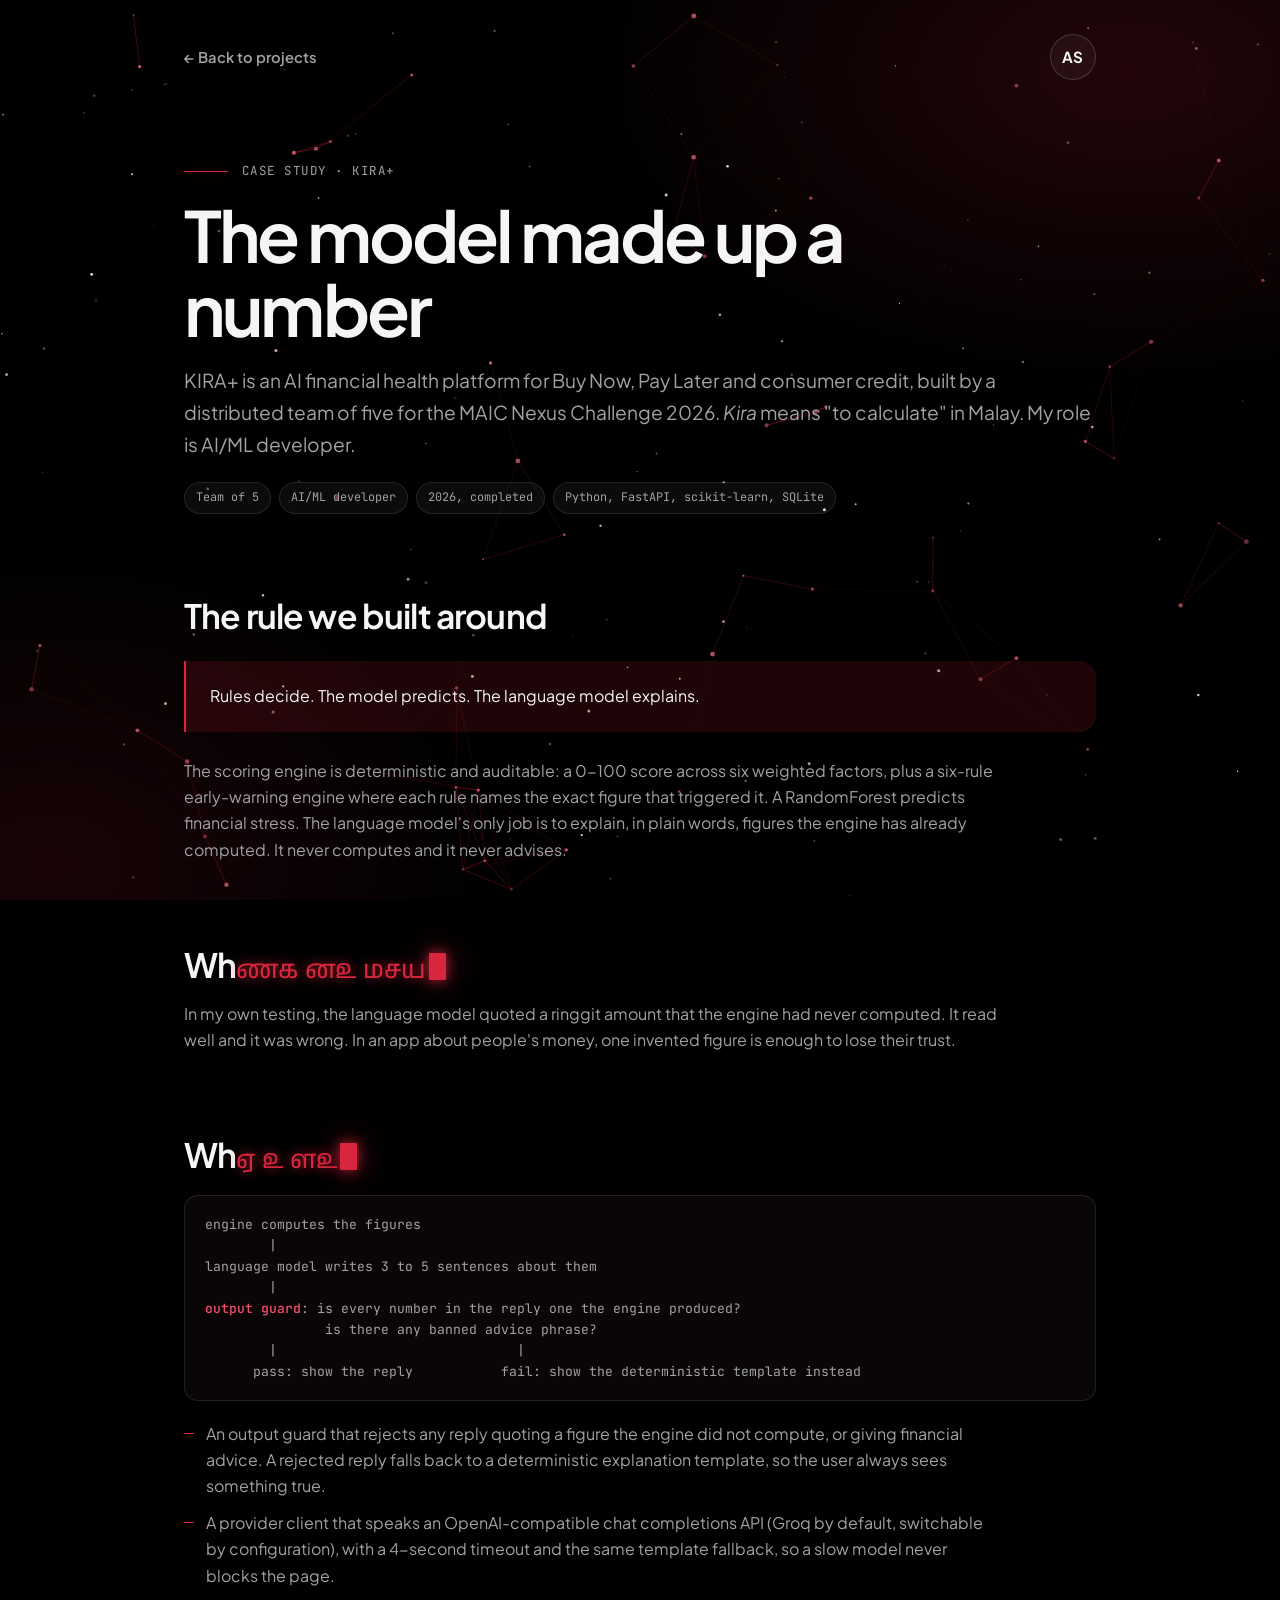
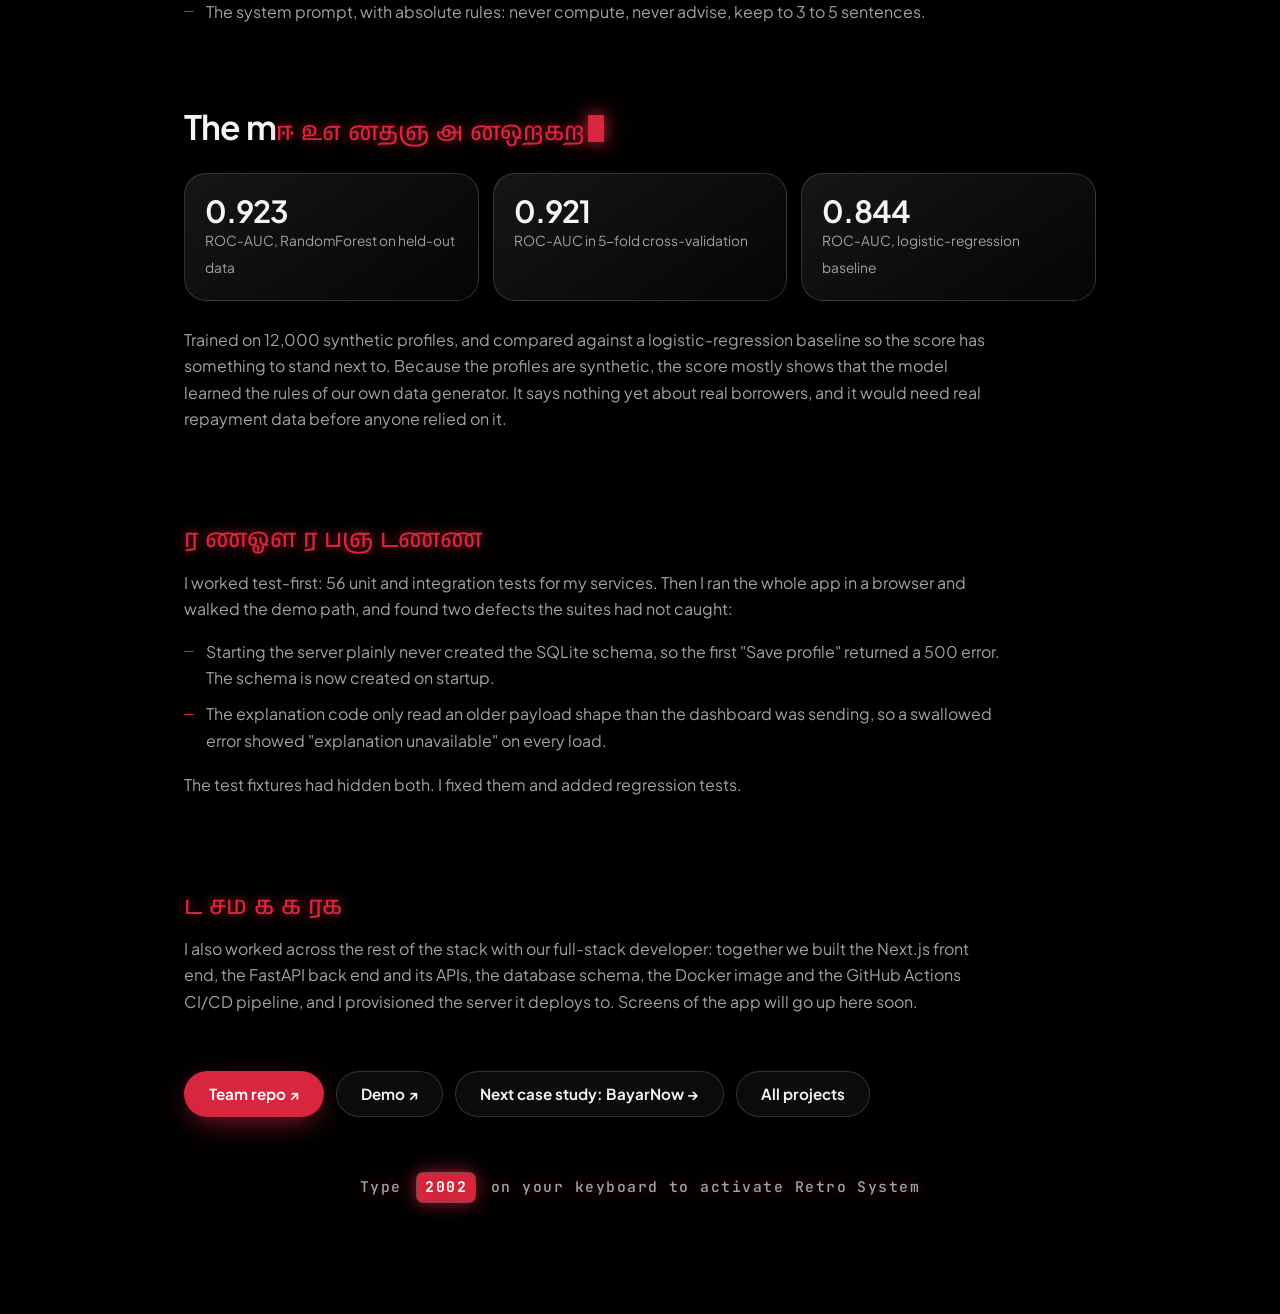
<file: case-kiraplus.html>
<!DOCTYPE html>
<html lang="en" dir="ltr">

<head>
    <meta charset="UTF-8" />
    <meta name="viewport" content="width=device-width, initial-scale=1.0, viewport-fit=cover" />
    <title>KIRA+ case study | Arjun Shanker</title>
    <meta name="description" content="Case study: how a hallucinated ringgit amount led to the output guard in KIRA+, an AI financial health platform." />
    <meta name="theme-color" content="#000000" />
    <link rel="icon" href="data:image/svg+xml,%3Csvg xmlns='http://www.w3.org/2000/svg' viewBox='0 0 64 64'%3E%3Ccircle cx='32' cy='32' r='30' fill='%23000' stroke='%23d7263d' stroke-width='4'/%3E%3Ctext x='32' y='41' font-family='Arial,sans-serif' font-size='24' font-weight='700' fill='%23f5f5f7' text-anchor='middle'%3EAS%3C/text%3E%3C/svg%3E" />
    <script>document.documentElement.classList.add('js'); try { if (sessionStorage.getItem('retro') === '1') document.documentElement.classList.add('retro'); } catch (e) {}</script>
    <link rel="preconnect" href="https://fonts.googleapis.com" />
    <link rel="preconnect" href="https://fonts.gstatic.com" crossorigin />
    <link
        href="https://fonts.googleapis.com/css2?family=Anek+Tamil:wght@400;500;700&family=JetBrains+Mono:wght@400;500&family=Plus+Jakarta+Sans:wght@400;500;600;700&display=swap"
        rel="stylesheet" />
    <link rel="stylesheet" href="site.css" />
    <link rel="stylesheet" href="retro.css" />
</head>

<body>
    <canvas id="sky" class="sky" aria-hidden="true"></canvas>
    <div class="nebula" aria-hidden="true"></div>

    <main class="page">
        <div class="page-top">
            <a href="index.html#projects" class="back">← Back to projects</a>
            <a class="monogram" href="index.html" aria-label="Arjun Shanker, home">AS</a>
        </div>

        <p class="eyebrow"><span>Case study · KIRA+</span></p>
        <h1>The model made up a number</h1>
        <p class="lede">KIRA+ is an AI financial health platform for Buy Now, Pay Later and consumer credit, built by a
            distributed team of five for the MAIC Nexus Challenge 2026. <em>Kira</em> means "to calculate" in Malay. My
            role is AI/ML developer.</p>
        <div class="meta tags"><span>Team of 5</span><span>AI/ML developer</span><span>2026, completed</span><span>Python, FastAPI, scikit-learn, SQLite</span></div>

        <h2>The rule we built around</h2>
        <div class="callout"><p>Rules decide. The model predicts. The language model explains.</p></div>
        <p>The scoring engine is deterministic and auditable: a 0-100 score across six weighted factors, plus a
            six-rule early-warning engine where each rule names the exact figure that triggered it. A RandomForest
            predicts financial stress. The language model's only job is to explain, in plain words, figures the engine
            has already computed. It never computes and it never advises.</p>

        <h2>What went wrong</h2>
        <p>In my own testing, the language model quoted a ringgit amount that the engine had never computed. It read
            well and it was wrong. In an app about people's money, one invented figure is enough to lose their trust.</p>

        <h2>What I built</h2>
        <pre class="code">engine computes the figures
        |
language model writes 3 to 5 sentences about them
        |
<b>output guard</b>: is every number in the reply one the engine produced?
               is there any banned advice phrase?
        |                              |
      pass: show the reply           fail: show the deterministic template instead</pre>
        <ul class="dash">
            <li>An output guard that rejects any reply quoting a figure the engine did not compute, or giving financial
                advice. A rejected reply falls back to a deterministic explanation template, so the user always sees
                something true.</li>
            <li>A provider client that speaks an OpenAI-compatible chat completions API (Groq by default, switchable by
                configuration), with a 4-second timeout and the same template fallback, so a slow model never blocks
                the page.</li>
            <li>The system prompt, with absolute rules: never compute, never advise, keep to 3 to 5 sentences.</li>
        </ul>

        <h2>The model behind the prediction</h2>
        <div class="numbers">
            <div class="glass"><b>0.923</b><span>ROC-AUC, RandomForest on held-out data</span></div>
            <div class="glass"><b>0.921</b><span>ROC-AUC in 5-fold cross-validation</span></div>
            <div class="glass"><b>0.844</b><span>ROC-AUC, logistic-regression baseline</span></div>
        </div>
        <p>Trained on 12,000 synthetic profiles, and compared against a logistic-regression baseline so the score has
            something to stand next to. Because the profiles are synthetic, the score mostly shows that the model
            learned the rules of our own data generator. It says nothing yet about real borrowers, and it would need
            real repayment data before anyone relied on it.</p>

        <h2>Two defects the tests missed</h2>
        <p>I worked test-first: 56 unit and integration tests for my services. Then I ran the whole app in a browser
            and walked the demo path, and found two defects the suites had not caught:</p>
        <ul class="dash">
            <li>Starting the server plainly never created the SQLite schema, so the first "Save profile" returned a 500
                error. The schema is now created on startup.</li>
            <li>The explanation code only read an older payload shape than the dashboard was sending, so a swallowed
                error showed "explanation unavailable" on every load.</li>
        </ul>
        <p>The test fixtures had hidden both. I fixed them and added regression tests.</p>

        <h2>The rest of the stack</h2>
        <p>I also worked across the rest of the stack with our full-stack developer: together we built the Next.js
            front end, the FastAPI back end and its APIs, the database schema, the Docker image and the GitHub Actions
            CI/CD pipeline, and I provisioned the server it deploys to. Screens of the app will go up here soon.</p>

        <div class="next">
            <a href="https://github.com/Thaneerrjun7/KIRAPLUS" target="_blank" rel="noopener" class="btn btn-primary">Team repo ↗</a>
            <a href="https://kiraplus.aliffaizuddin.uk/" target="_blank" rel="noopener" class="btn btn-glass">Demo ↗</a>
            <a href="case-bayarnow.html" class="btn btn-glass">Next case study: BayarNow →</a>
            <a href="index.html#projects" class="btn btn-glass">All projects</a>
        </div>
    </main>

    <script src="site.js"></script>
</body>

</html>
</file>
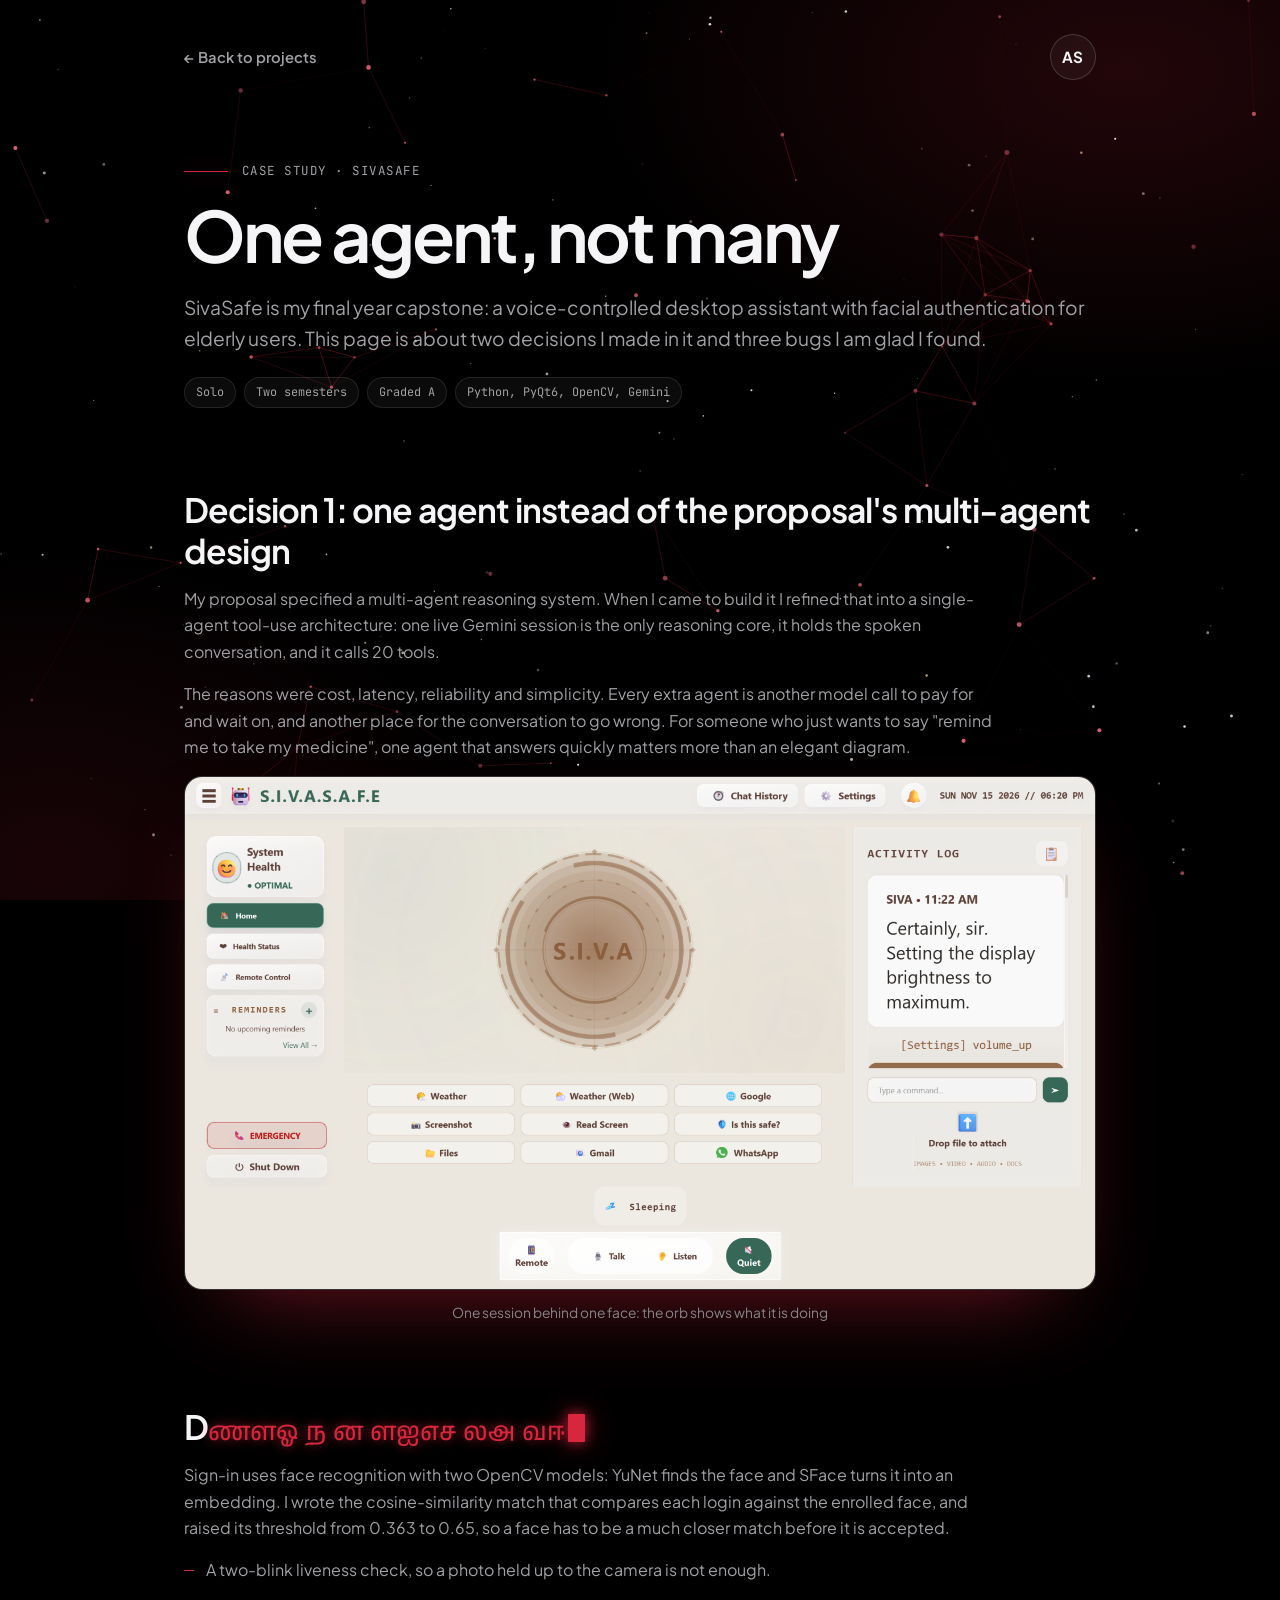
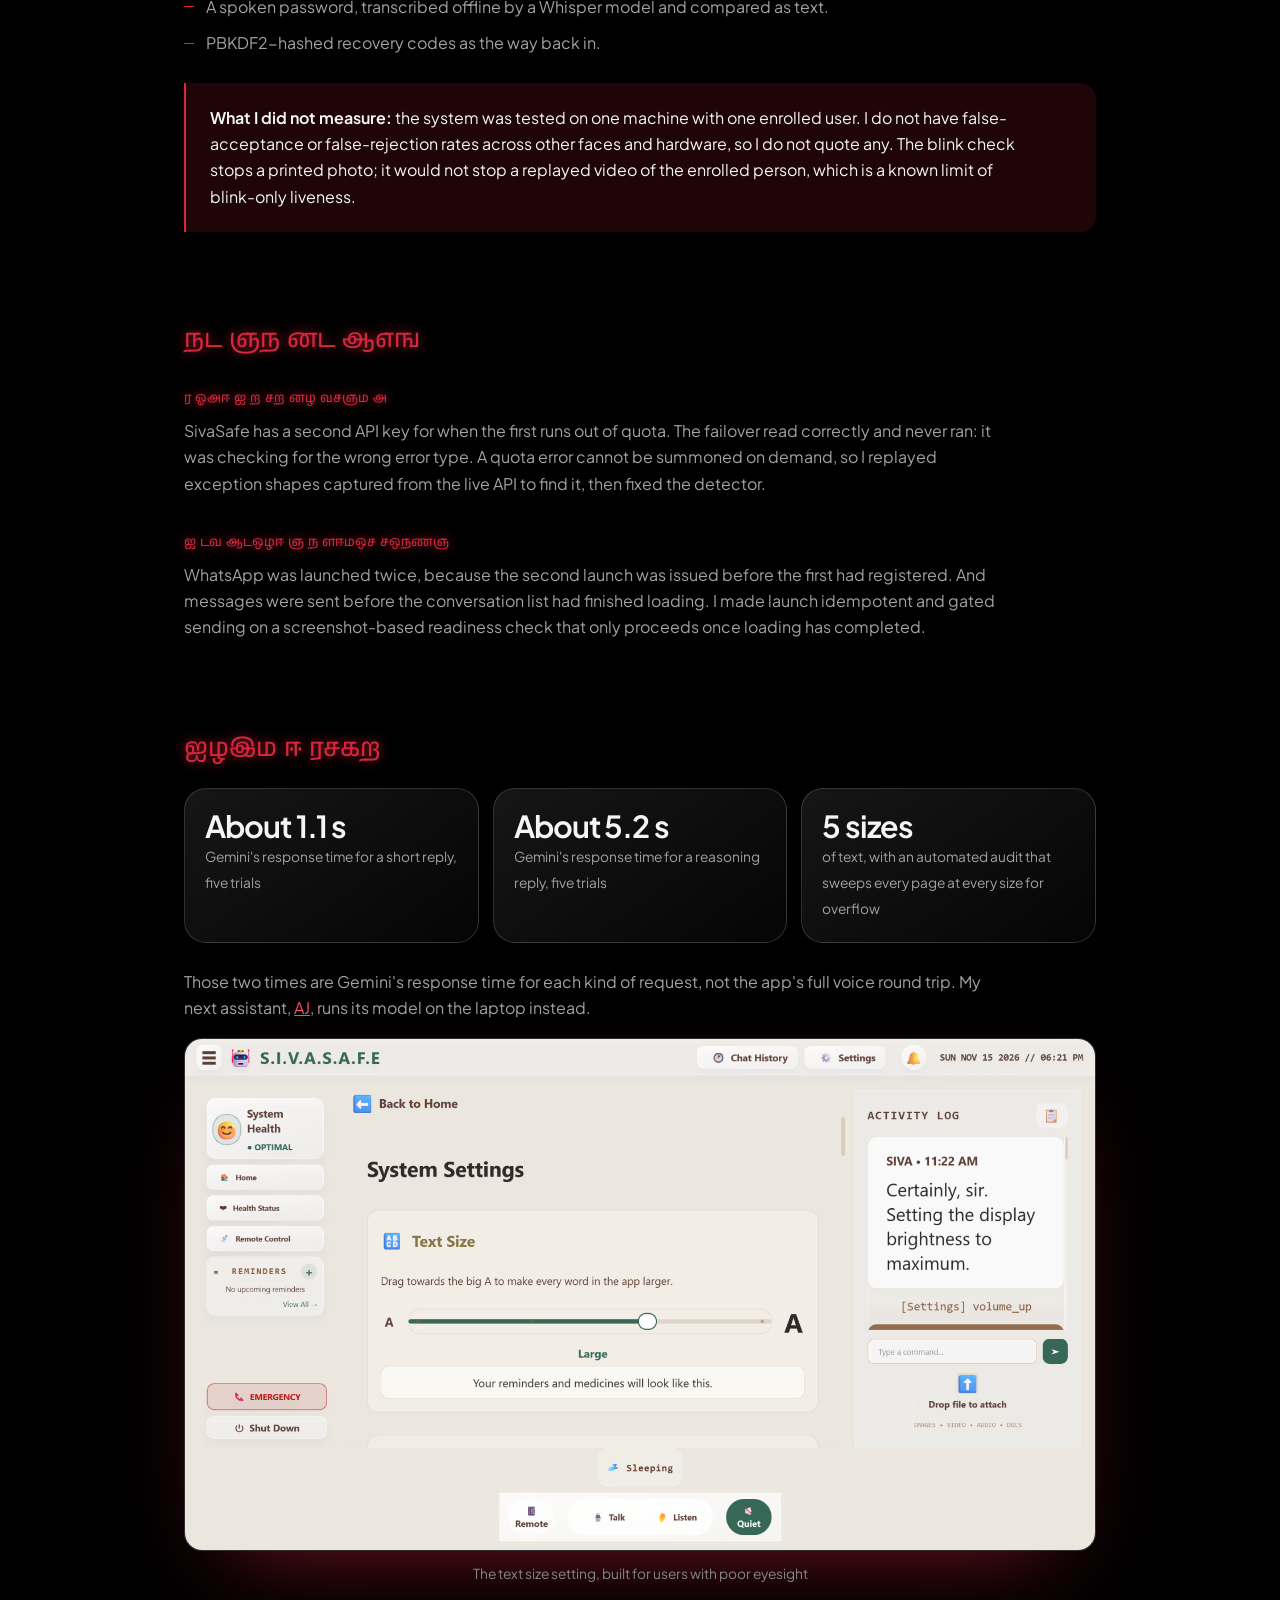
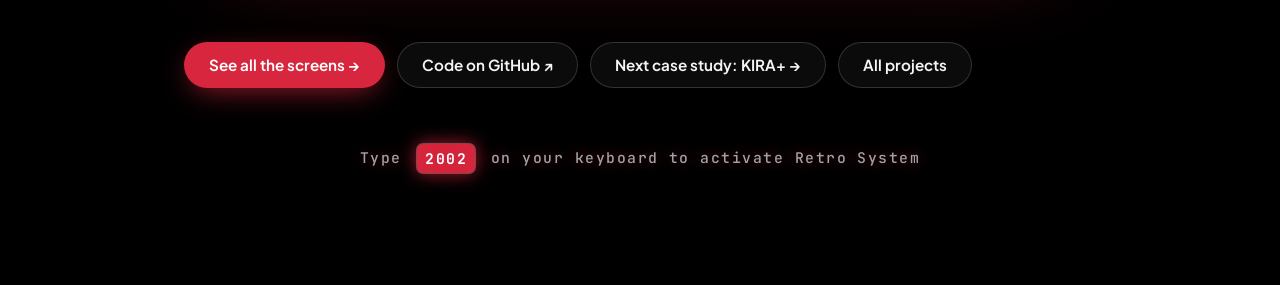
<file: case-sivasafe.html>
<!DOCTYPE html>
<html lang="en" dir="ltr">

<head>
    <meta charset="UTF-8" />
    <meta name="viewport" content="width=device-width, initial-scale=1.0, viewport-fit=cover" />
    <title>SivaSafe case study | Arjun Shanker</title>
    <meta name="description" content="Case study: why SivaSafe uses one agent instead of the multi-agent design in its proposal, and how its face sign-in was tuned." />
    <meta name="theme-color" content="#000000" />
    <link rel="icon" href="data:image/svg+xml,%3Csvg xmlns='http://www.w3.org/2000/svg' viewBox='0 0 64 64'%3E%3Ccircle cx='32' cy='32' r='30' fill='%23000' stroke='%23d7263d' stroke-width='4'/%3E%3Ctext x='32' y='41' font-family='Arial,sans-serif' font-size='24' font-weight='700' fill='%23f5f5f7' text-anchor='middle'%3EAS%3C/text%3E%3C/svg%3E" />
    <script>document.documentElement.classList.add('js'); try { if (sessionStorage.getItem('retro') === '1') document.documentElement.classList.add('retro'); } catch (e) {}</script>
    <link rel="preconnect" href="https://fonts.googleapis.com" />
    <link rel="preconnect" href="https://fonts.gstatic.com" crossorigin />
    <link
        href="https://fonts.googleapis.com/css2?family=Anek+Tamil:wght@400;500;700&family=JetBrains+Mono:wght@400;500&family=Plus+Jakarta+Sans:wght@400;500;600;700&display=swap"
        rel="stylesheet" />
    <link rel="stylesheet" href="site.css" />
    <link rel="stylesheet" href="retro.css" />
</head>

<body>
    <canvas id="sky" class="sky" aria-hidden="true"></canvas>
    <div class="nebula" aria-hidden="true"></div>

    <main class="page">
        <div class="page-top">
            <a href="index.html#projects" class="back">← Back to projects</a>
            <a class="monogram" href="index.html" aria-label="Arjun Shanker, home">AS</a>
        </div>

        <p class="eyebrow"><span>Case study · SivaSafe</span></p>
        <h1>One agent, not many</h1>
        <p class="lede">SivaSafe is my final year capstone: a voice-controlled desktop assistant with facial
            authentication for elderly users. This page is about two decisions I made in it and three bugs I am glad I
            found.</p>
        <div class="meta tags"><span>Solo</span><span>Two semesters</span><span>Graded A</span><span>Python, PyQt6, OpenCV, Gemini</span></div>

        <h2>Decision 1: one agent instead of the proposal's multi-agent design</h2>
        <p>My proposal specified a multi-agent reasoning system. When I came to build it I refined that into a
            single-agent tool-use architecture: one live Gemini session is the only reasoning core, it holds the spoken
            conversation, and it calls 20 tools.</p>
        <p>The reasons were cost, latency, reliability and simplicity. Every extra agent is another model call to pay
            for and wait on, and another place for the conversation to go wrong. For someone who just wants to say
            "remind me to take my medicine", one agent that answers quickly matters more than an elegant diagram.</p>
        <figure class="fig reveal">
                <img src="assets/images/sivasafe-home.png" alt="SivaSafe home screen" loading="lazy" />
                <figcaption>One session behind one face: the orb shows what it is doing</figcaption>
            </figure>

        <h2>Decision 2: a stricter face match</h2>
        <p>Sign-in uses face recognition with two OpenCV models: YuNet finds the face and SFace turns it into an
            embedding. I wrote the cosine-similarity match that compares each login against the enrolled face, and
            raised its threshold from 0.363 to 0.65, so a face has to be a much closer match before it is accepted.</p>
        <ul class="dash">
            <li>A two-blink liveness check, so a photo held up to the camera is not enough.</li>
            <li>A spoken password, transcribed offline by a Whisper model and compared as text.</li>
            <li>PBKDF2-hashed recovery codes as the way back in.</li>
        </ul>
        <div class="callout"><p><strong>What I did not measure:</strong> the system was tested on one machine with one enrolled
            user. I do not have false-acceptance or false-rejection rates across other faces and hardware, so I do not
            quote any. The blink check stops a printed photo; it would not stop a replayed video of the enrolled
            person, which is a known limit of blink-only liveness.</p></div>

        <h2>Three bugs worth telling</h2>
        <h3>The backup API key that never switched on</h3>
        <p>SivaSafe has a second API key for when the first runs out of quota. The failover read correctly and never
            ran: it was checking for the wrong error type. A quota error cannot be summoned on demand, so I replayed
            exception shapes captured from the live API to find it, then fixed the detector.</p>
        <h3>Two race conditions in the messaging automation</h3>
        <p>WhatsApp was launched twice, because the second launch was issued before the first had registered. And
            messages were sent before the conversation list had finished loading. I made launch idempotent and gated
            sending on a screenshot-based readiness check that only proceeds once loading has completed.</p>

        <h2>Numbers I measured</h2>
        <div class="numbers">
            <div class="glass"><b>About 1.1 s</b><span>Gemini's response time for a short reply, five trials</span></div>
            <div class="glass"><b>About 5.2 s</b><span>Gemini's response time for a reasoning reply, five trials</span></div>
            <div class="glass"><b>5 sizes</b><span>of text, with an automated audit that sweeps every page at every size for overflow</span></div>
        </div>
        <p>Those two times are Gemini's response time for each kind of request, not the app's full voice round trip.
            My next assistant, <a href="aj.html">AJ</a>, runs its model on the laptop instead.</p>
        <figure class="fig reveal">
                <img src="assets/images/sivasafe-settings.png" alt="SivaSafe text size setting" loading="lazy" />
                <figcaption>The text size setting, built for users with poor eyesight</figcaption>
            </figure>

        <div class="next">
            <a href="sivasafe.html" class="btn btn-primary">See all the screens →</a>
            <a href="https://github.com/Thaneerrjun7/SivaSafe-Elderly-Accessibility-Program-" target="_blank" rel="noopener" class="btn btn-glass">Code on GitHub ↗</a>
            <a href="case-kiraplus.html" class="btn btn-glass">Next case study: KIRA+ →</a>
            <a href="index.html#projects" class="btn btn-glass">All projects</a>
        </div>
    </main>

    <script src="site.js"></script>
</body>

</html>
</file>
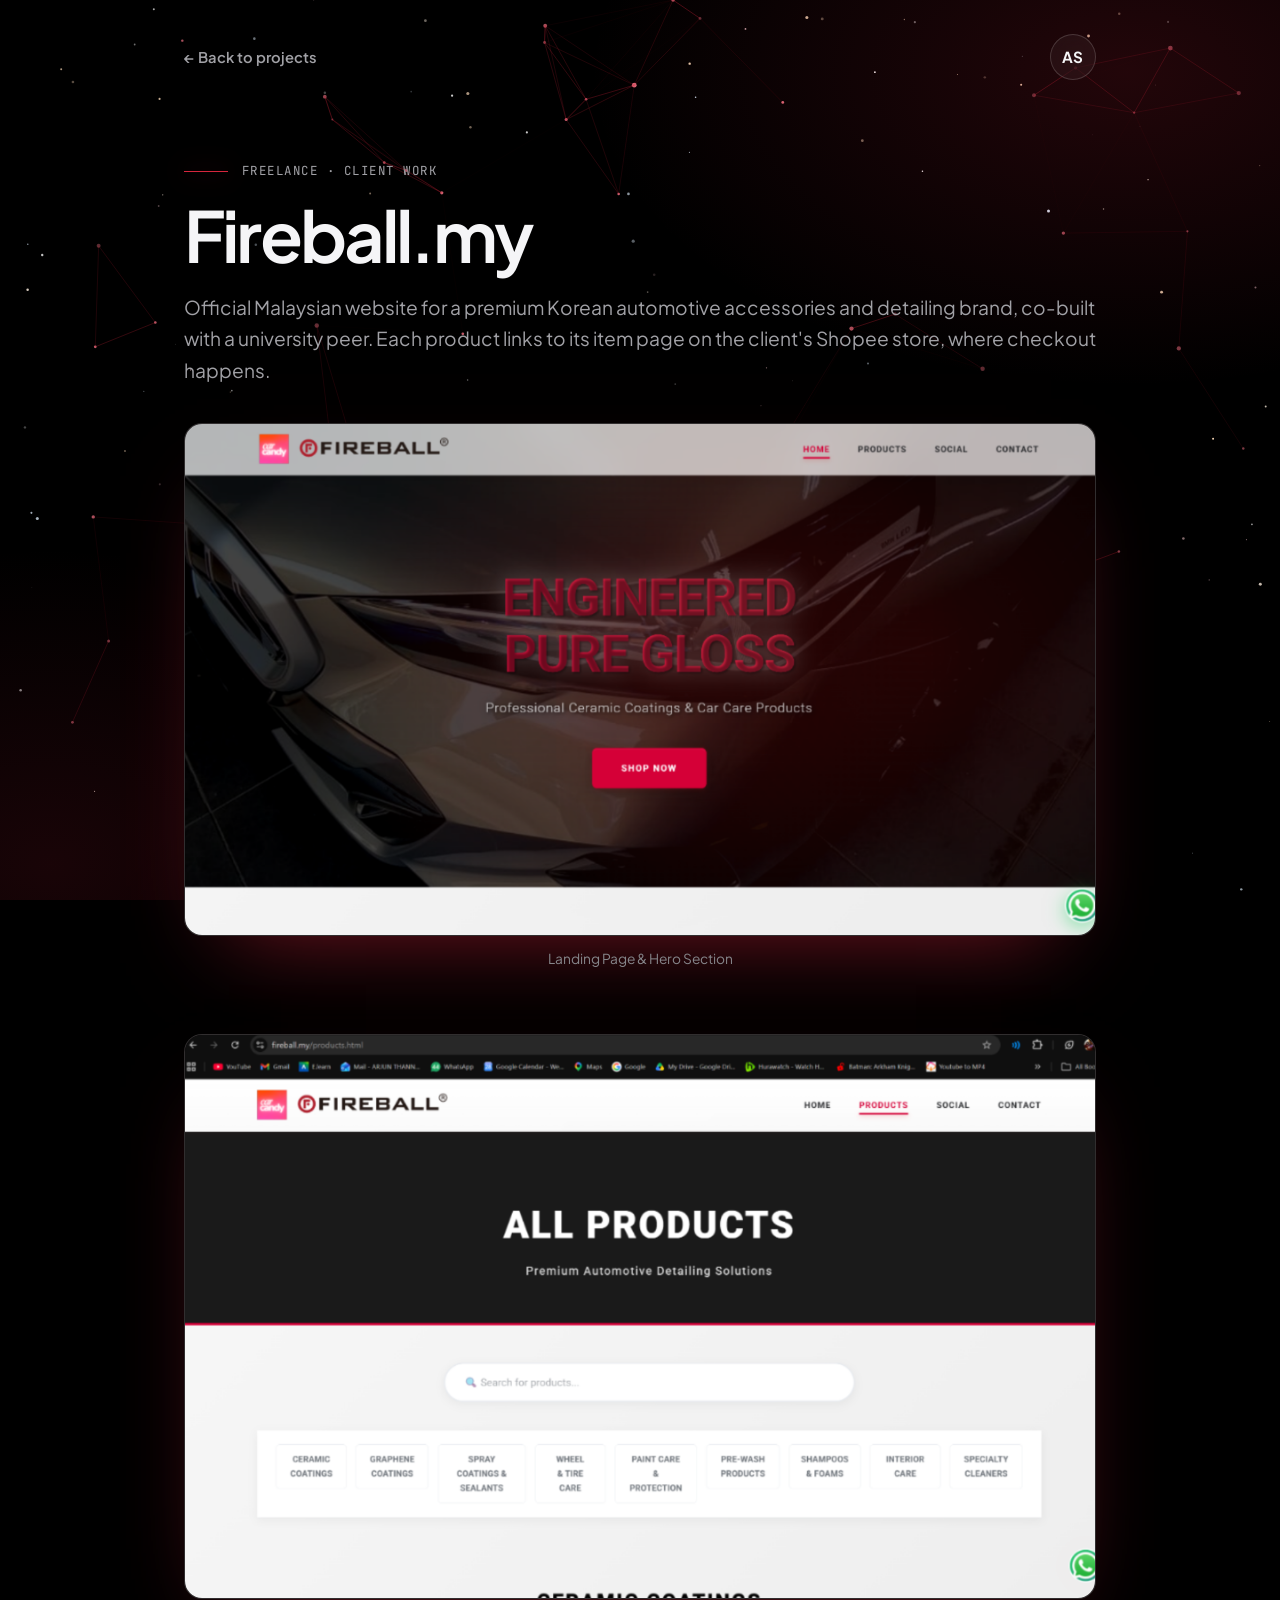
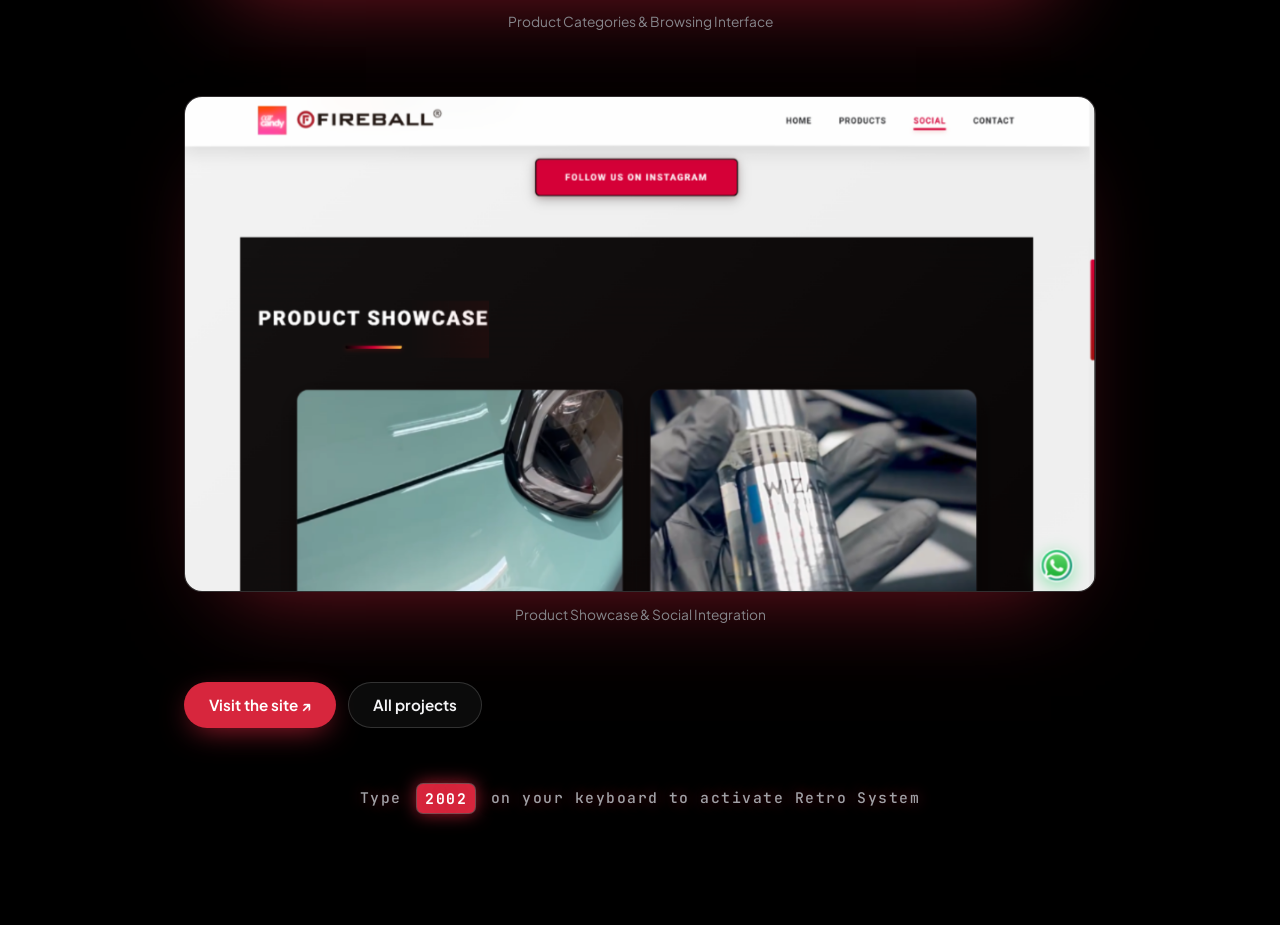
<file: fireball.html>
<!DOCTYPE html>
<html lang="en" dir="ltr">

<head>
    <meta charset="UTF-8" />
    <meta name="viewport" content="width=device-width, initial-scale=1.0, viewport-fit=cover" />
    <title>Fireball.my - Project Gallery | Arjun Shanker</title>
    <meta name="description" content="Fireball.my, the official Malaysian website of a Korean automotive accessories brand: gallery." />
    <meta name="theme-color" content="#000000" />
    <link rel="icon" href="data:image/svg+xml,%3Csvg xmlns='http://www.w3.org/2000/svg' viewBox='0 0 64 64'%3E%3Ccircle cx='32' cy='32' r='30' fill='%23000' stroke='%23d7263d' stroke-width='4'/%3E%3Ctext x='32' y='41' font-family='Arial,sans-serif' font-size='24' font-weight='700' fill='%23f5f5f7' text-anchor='middle'%3EAS%3C/text%3E%3C/svg%3E" />
    <script>document.documentElement.classList.add('js'); try { if (sessionStorage.getItem('retro') === '1') document.documentElement.classList.add('retro'); } catch (e) {}</script>
    <link rel="preconnect" href="https://fonts.googleapis.com" />
    <link rel="preconnect" href="https://fonts.gstatic.com" crossorigin />
    <link
        href="https://fonts.googleapis.com/css2?family=Anek+Tamil:wght@400;500;700&family=JetBrains+Mono:wght@400;500&family=Plus+Jakarta+Sans:wght@400;500;600;700&display=swap"
        rel="stylesheet" />
    <link rel="stylesheet" href="site.css" />
    <link rel="stylesheet" href="retro.css" />
</head>

<body>
    <canvas id="sky" class="sky" aria-hidden="true"></canvas>
    <div class="nebula" aria-hidden="true"></div>

    <main class="page">
        <div class="page-top">
            <a href="index.html#projects" class="back">← Back to projects</a>
            <a class="monogram" href="index.html" aria-label="Arjun Shanker, home">AS</a>
        </div>

        <p class="eyebrow"><span>Freelance · Client Work</span></p>
        <h1>Fireball.my</h1>
        <p class="lede">Official Malaysian website for a premium Korean automotive accessories and detailing brand,
            co-built with a university peer. Each product links to its item page on the client's Shopee store, where
            checkout happens.</p>

        <div class="figs">
            <figure class="fig reveal">
                <img src="assets/images/fireball-main.png" alt="Fireball Hero Section" loading="lazy" />
                <figcaption>Landing Page &amp; Hero Section</figcaption>
            </figure>
            <figure class="fig reveal">
                <img src="assets/images/fireball-products.png" alt="Fireball Products" loading="lazy" />
                <figcaption>Product Categories &amp; Browsing Interface</figcaption>
            </figure>
            <figure class="fig reveal">
                <img src="assets/images/fireball-showcase.png" alt="Fireball Showcase" loading="lazy" />
                <figcaption>Product Showcase &amp; Social Integration</figcaption>
            </figure>
        </div>

        <div class="next">
            <a href="https://fireball.my/" target="_blank" rel="noopener" class="btn btn-primary">Visit the site ↗</a>
            <a href="index.html#projects" class="btn btn-glass">All projects</a>
        </div>
    </main>

    <script src="site.js"></script>
</body>

</html>
</file>
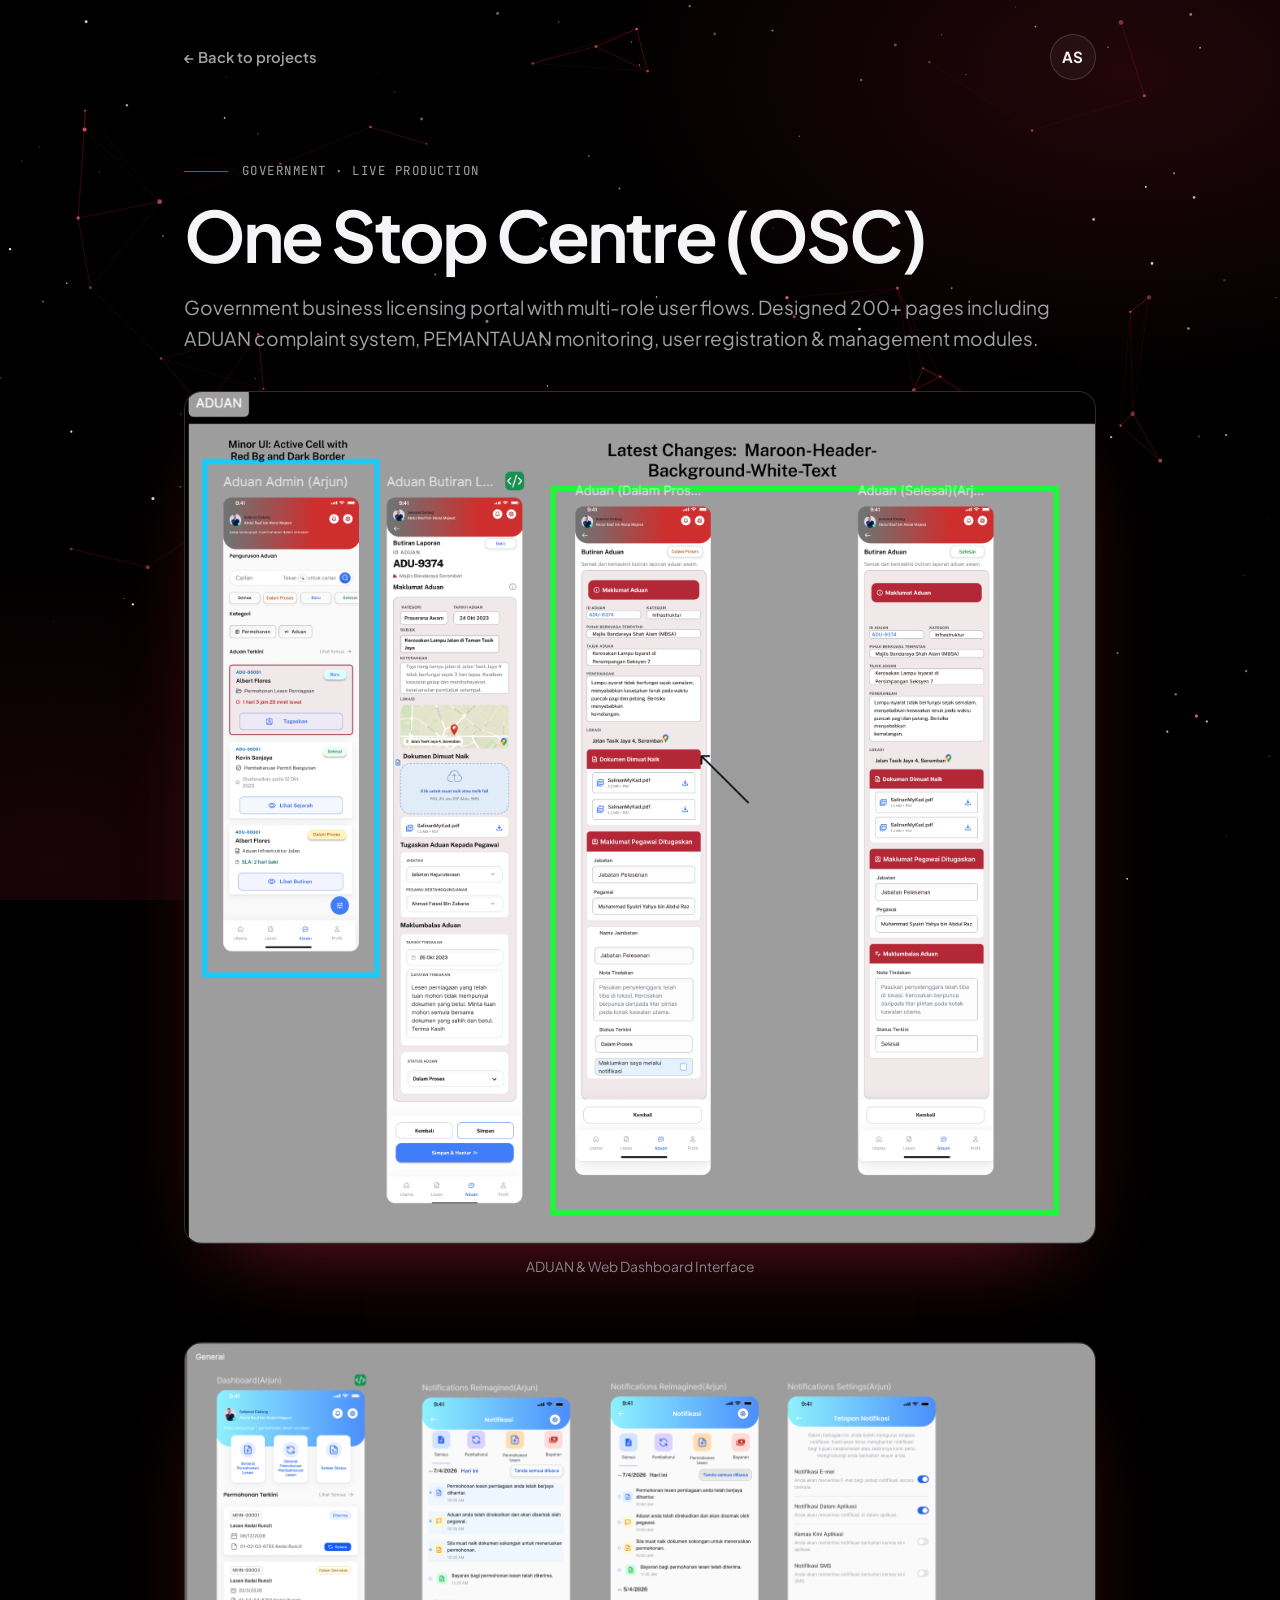
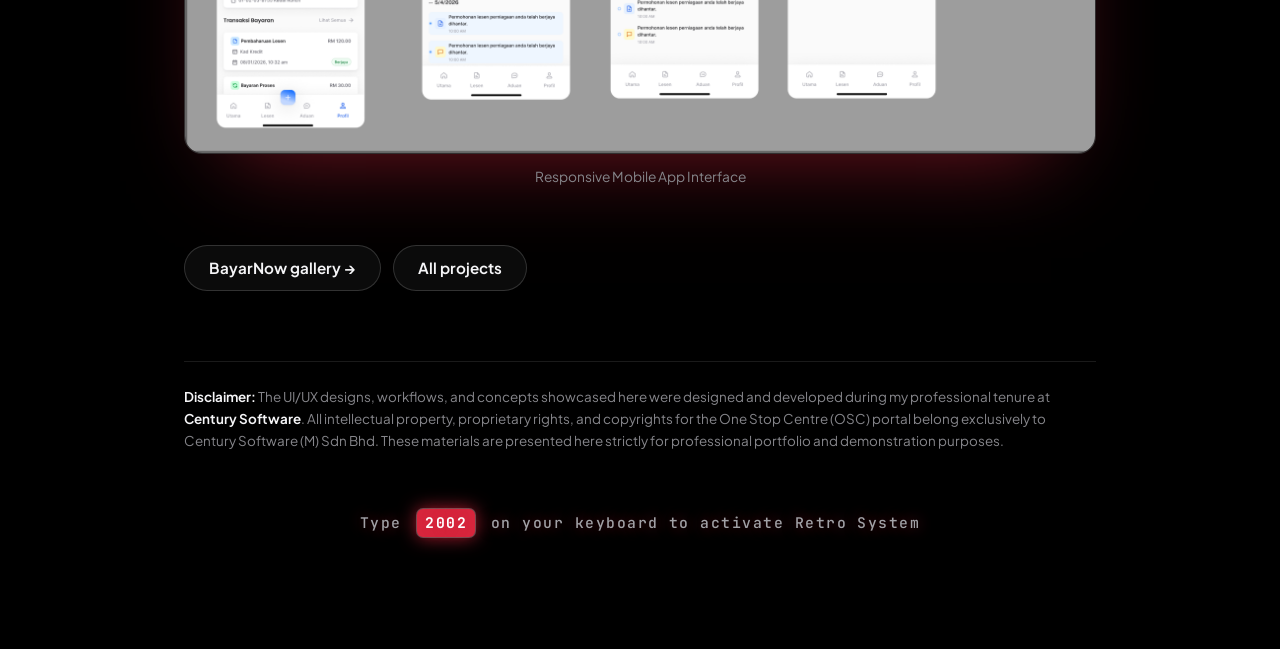
<file: osc.html>
<!DOCTYPE html>
<html lang="en" dir="ltr">

<head>
    <meta charset="UTF-8" />
    <meta name="viewport" content="width=device-width, initial-scale=1.0, viewport-fit=cover" />
    <title>One Stop Centre (OSC) - Project Gallery | Arjun Shanker</title>
    <meta name="description" content="One Stop Centre (OSC) government business licensing portal: UI/UX gallery." />
    <meta name="theme-color" content="#000000" />
    <link rel="icon" href="data:image/svg+xml,%3Csvg xmlns='http://www.w3.org/2000/svg' viewBox='0 0 64 64'%3E%3Ccircle cx='32' cy='32' r='30' fill='%23000' stroke='%23d7263d' stroke-width='4'/%3E%3Ctext x='32' y='41' font-family='Arial,sans-serif' font-size='24' font-weight='700' fill='%23f5f5f7' text-anchor='middle'%3EAS%3C/text%3E%3C/svg%3E" />
    <script>document.documentElement.classList.add('js'); try { if (sessionStorage.getItem('retro') === '1') document.documentElement.classList.add('retro'); } catch (e) {}</script>
    <link rel="preconnect" href="https://fonts.googleapis.com" />
    <link rel="preconnect" href="https://fonts.gstatic.com" crossorigin />
    <link
        href="https://fonts.googleapis.com/css2?family=Anek+Tamil:wght@400;500;700&family=JetBrains+Mono:wght@400;500&family=Plus+Jakarta+Sans:wght@400;500;600;700&display=swap"
        rel="stylesheet" />
    <link rel="stylesheet" href="site.css" />
    <link rel="stylesheet" href="retro.css" />
</head>

<body>
    <canvas id="sky" class="sky" aria-hidden="true"></canvas>
    <div class="nebula" aria-hidden="true"></div>

    <main class="page">
        <div class="page-top">
            <a href="index.html#projects" class="back">← Back to projects</a>
            <a class="monogram" href="index.html" aria-label="Arjun Shanker, home">AS</a>
        </div>

        <p class="eyebrow"><span>Government · Live Production</span></p>
        <h1>One Stop Centre (OSC)</h1>
        <p class="lede">Government business licensing portal with multi-role user flows. Designed 200+ pages including
            ADUAN complaint system, PEMANTAUAN monitoring, user registration &amp; management modules.</p>

        <div class="figs">
            <figure class="fig reveal">
                <img src="assets/images/osc-aduan.png" alt="OSC Aduan Web Dashboard" loading="lazy" />
                <figcaption>ADUAN &amp; Web Dashboard Interface</figcaption>
            </figure>
            <figure class="fig reveal">
                <img src="assets/images/osc-mobile.png" alt="OSC Mobile App" loading="lazy" />
                <figcaption>Responsive Mobile App Interface</figcaption>
            </figure>
        </div>

        <div class="next">
            <a href="bayarnow.html" class="btn btn-glass">BayarNow gallery →</a>
            <a href="index.html#projects" class="btn btn-glass">All projects</a>
        </div>
        <div class="disclaimer">
            <p><strong>Disclaimer:</strong> The UI/UX designs, workflows, and concepts showcased here were designed and developed during my professional tenure at <strong>Century Software</strong>. All intellectual property, proprietary rights, and copyrights for the One Stop Centre (OSC) portal belong exclusively to Century Software (M) Sdn Bhd. These materials are presented here strictly for professional portfolio and demonstration purposes.</p>
        </div>
    </main>

    <script src="site.js"></script>
</body>

</html>
</file>
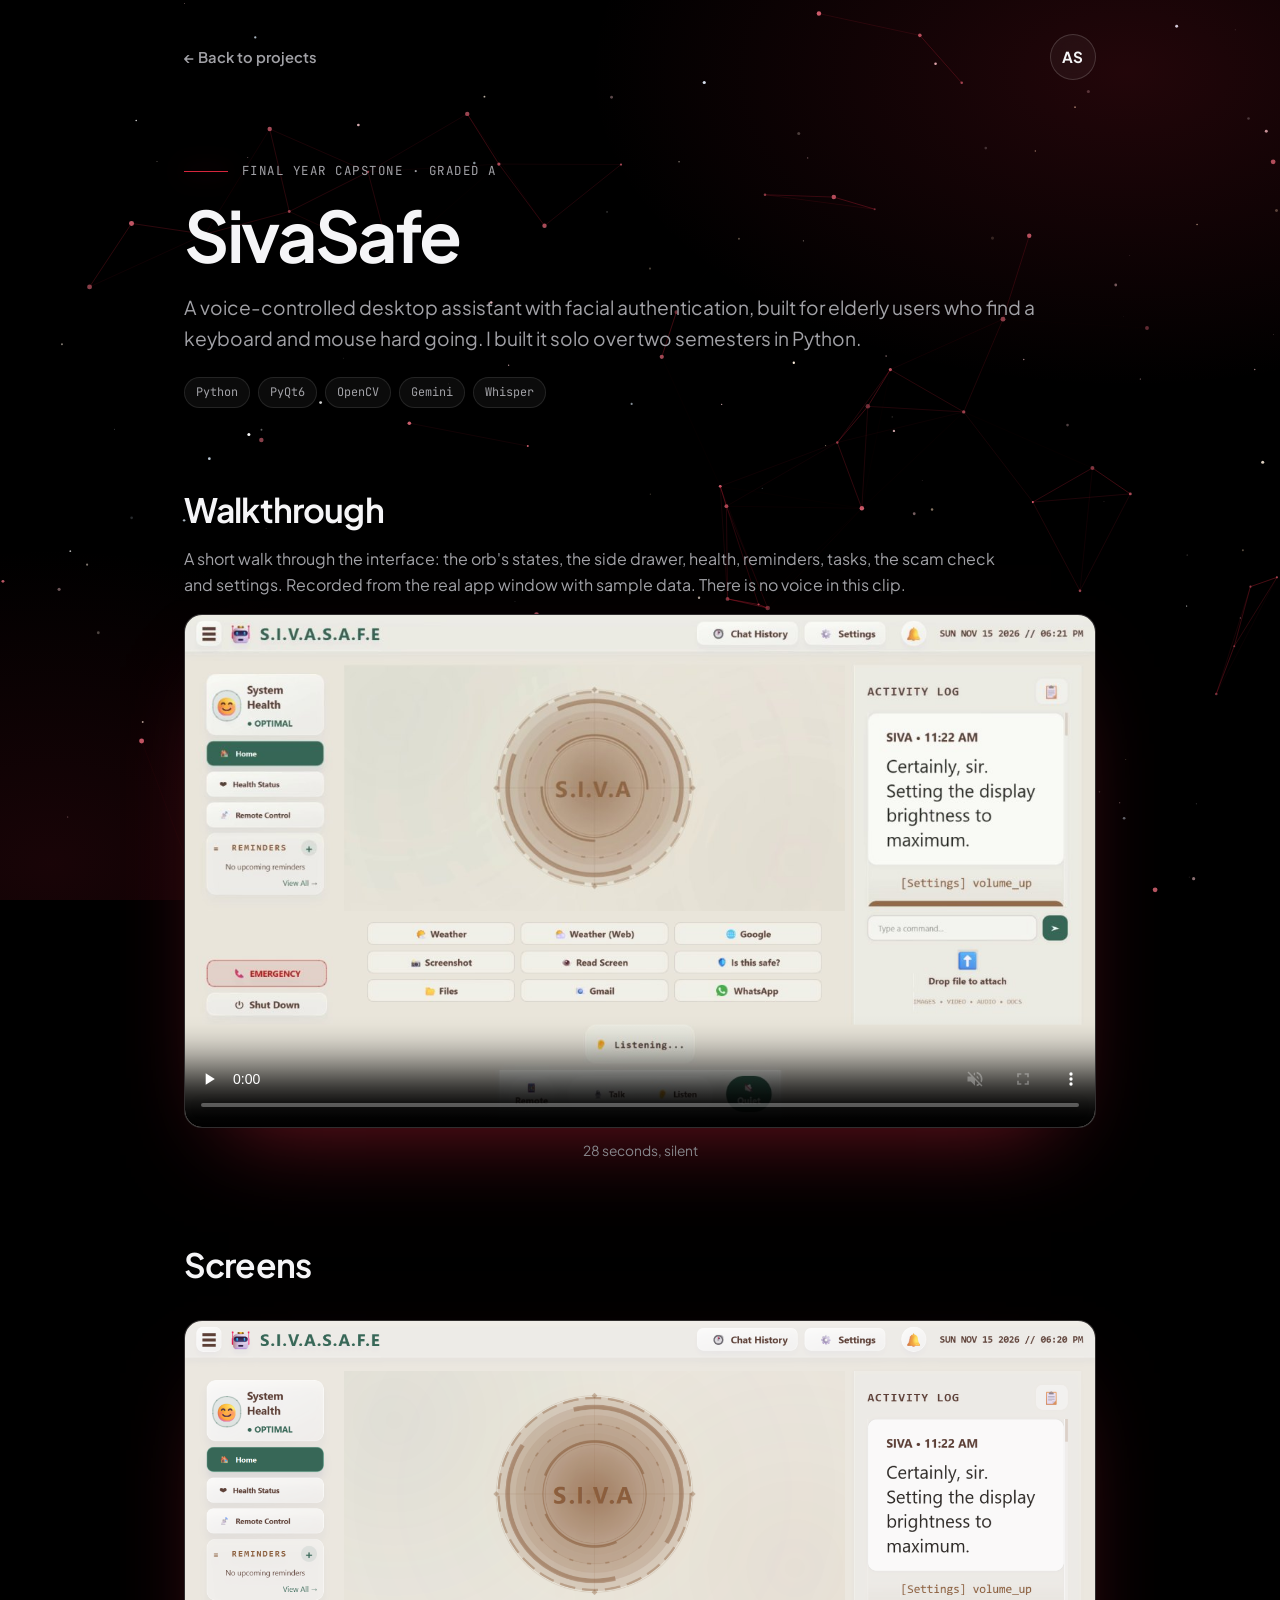
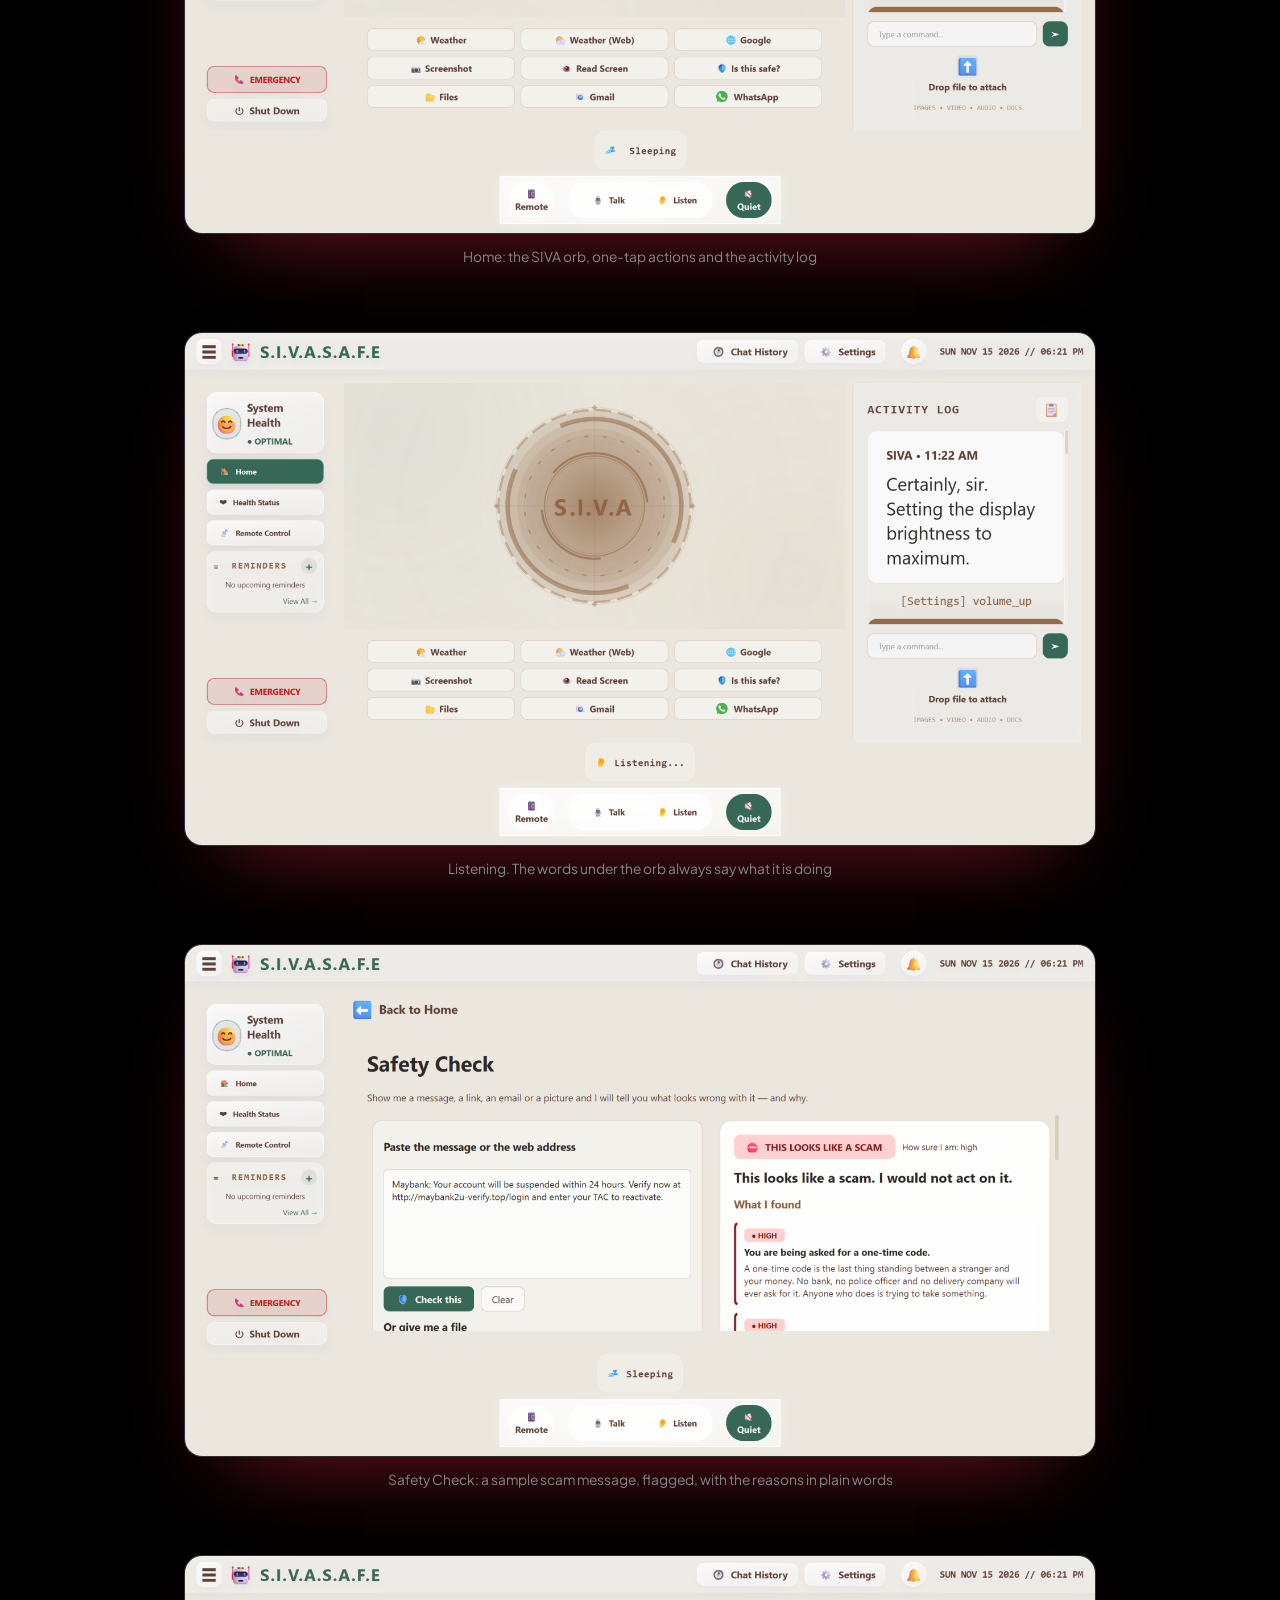
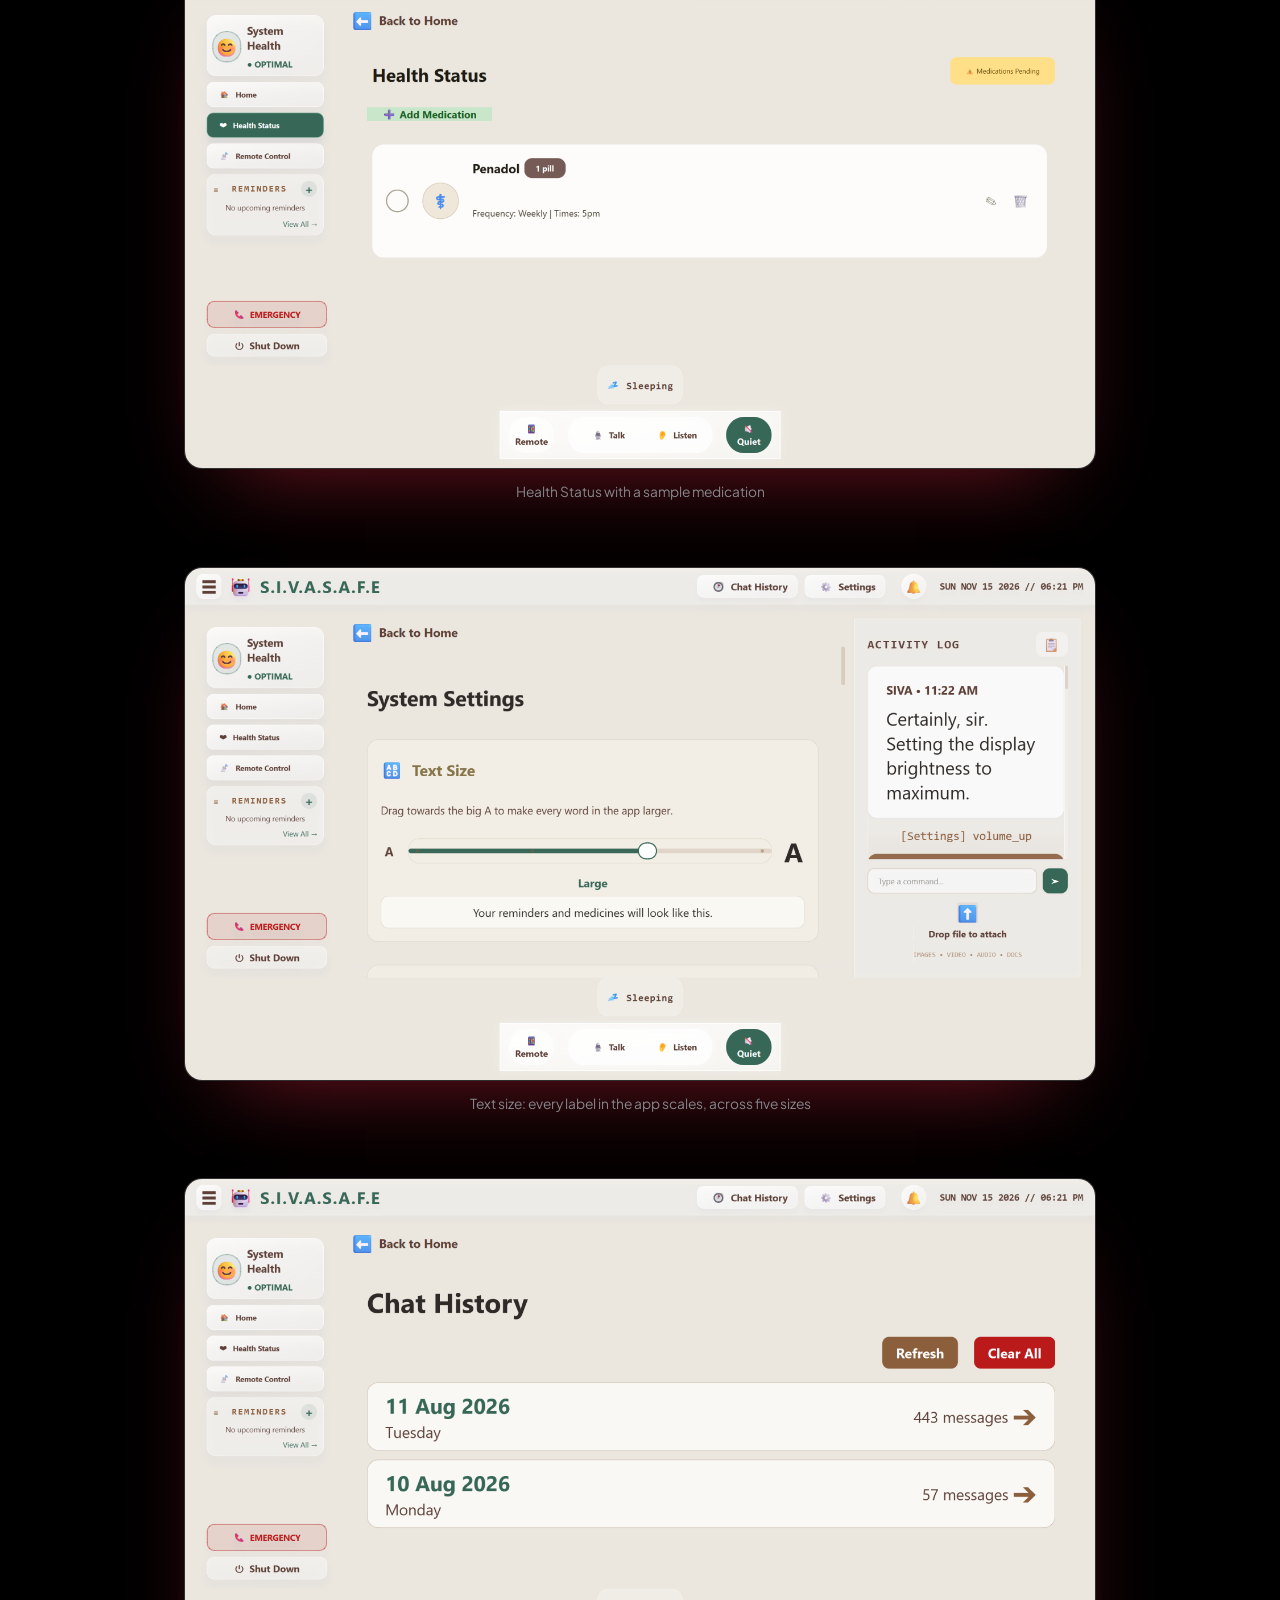
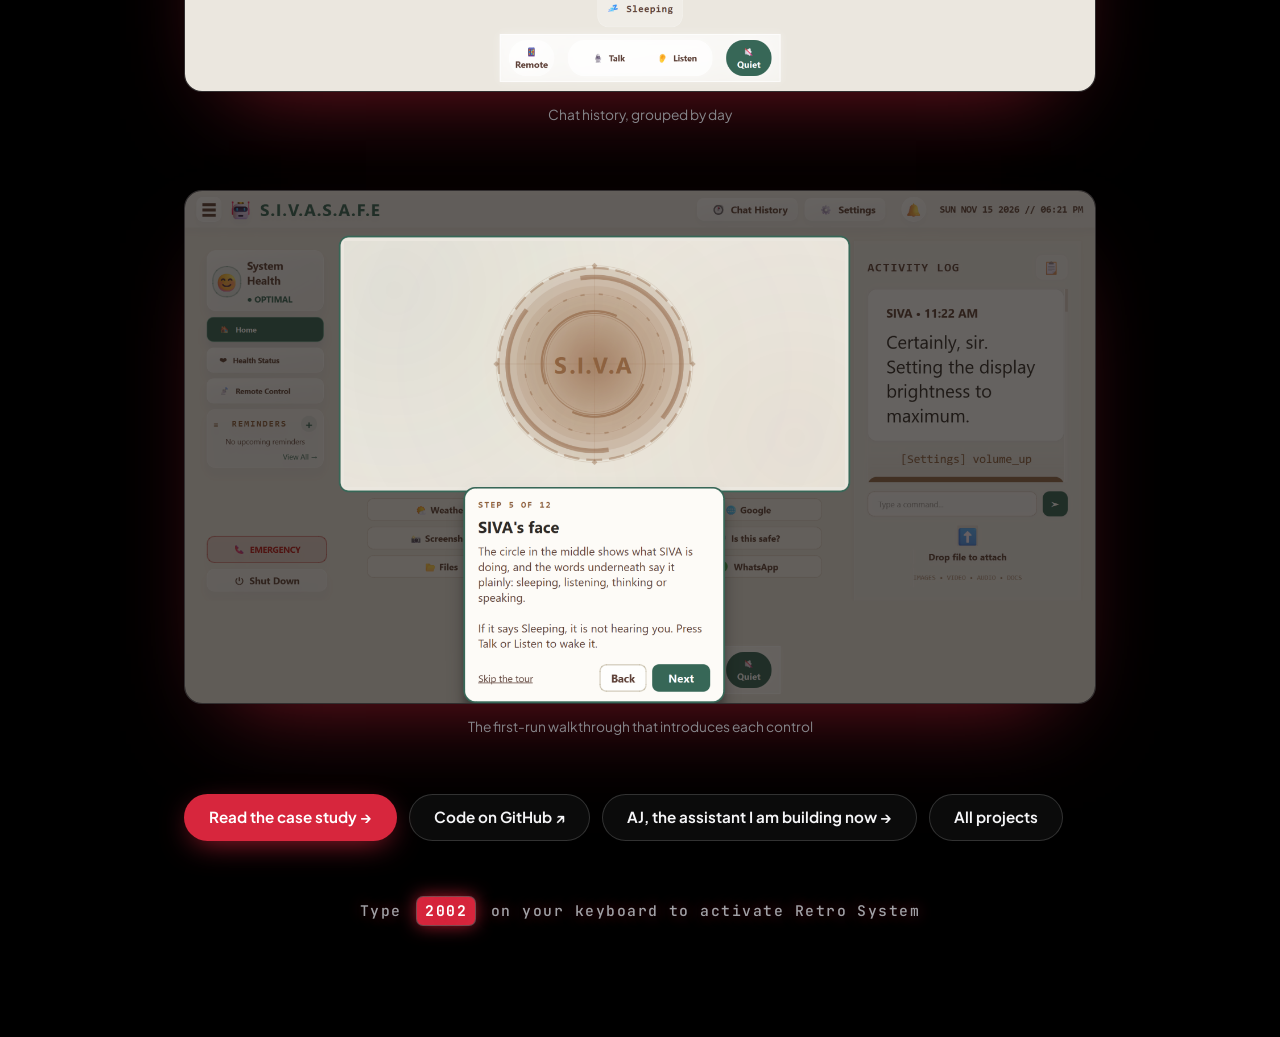
<file: sivasafe.html>
<!DOCTYPE html>
<html lang="en" dir="ltr">

<head>
    <meta charset="UTF-8" />
    <meta name="viewport" content="width=device-width, initial-scale=1.0, viewport-fit=cover" />
    <title>SivaSafe | Arjun Shanker</title>
    <meta name="description" content="SivaSafe, a voice-controlled desktop assistant with facial authentication for elderly users: screenshots and a walkthrough of the interface." />
    <meta name="theme-color" content="#000000" />
    <link rel="icon" href="data:image/svg+xml,%3Csvg xmlns='http://www.w3.org/2000/svg' viewBox='0 0 64 64'%3E%3Ccircle cx='32' cy='32' r='30' fill='%23000' stroke='%23d7263d' stroke-width='4'/%3E%3Ctext x='32' y='41' font-family='Arial,sans-serif' font-size='24' font-weight='700' fill='%23f5f5f7' text-anchor='middle'%3EAS%3C/text%3E%3C/svg%3E" />
    <script>document.documentElement.classList.add('js'); try { if (sessionStorage.getItem('retro') === '1') document.documentElement.classList.add('retro'); } catch (e) {}</script>
    <link rel="preconnect" href="https://fonts.googleapis.com" />
    <link rel="preconnect" href="https://fonts.gstatic.com" crossorigin />
    <link
        href="https://fonts.googleapis.com/css2?family=Anek+Tamil:wght@400;500;700&family=JetBrains+Mono:wght@400;500&family=Plus+Jakarta+Sans:wght@400;500;600;700&display=swap"
        rel="stylesheet" />
    <link rel="stylesheet" href="site.css" />
    <link rel="stylesheet" href="retro.css" />
</head>

<body>
    <canvas id="sky" class="sky" aria-hidden="true"></canvas>
    <div class="nebula" aria-hidden="true"></div>

    <main class="page">
        <div class="page-top">
            <a href="index.html#projects" class="back">← Back to projects</a>
            <a class="monogram" href="index.html" aria-label="Arjun Shanker, home">AS</a>
        </div>

        <p class="eyebrow"><span>Final Year Capstone · Graded A</span></p>
        <h1>SivaSafe</h1>
        <p class="lede">A voice-controlled desktop assistant with facial authentication, built for elderly users who find
            a keyboard and mouse hard going. I built it solo over two semesters in Python.</p>
        <div class="meta tags"><span>Python</span><span>PyQt6</span><span>OpenCV</span><span>Gemini</span><span>Whisper</span></div>

        <h2>Walkthrough</h2>
        <p>A short walk through the interface: the orb's states, the side drawer, health, reminders, tasks, the scam
            check and settings. Recorded from the real app window with sample data. There is no voice in this clip.</p>
        <figure class="fig reveal">
            <video controls muted playsinline preload="none" poster="assets/images/sivasafe-poster.jpg">
                <source src="assets/videos/sivasafe-walkthrough.webm" type="video/webm" />
                Your browser cannot play this clip. The screenshots below show the same screens.
            </video>
            <figcaption>28 seconds, silent</figcaption>
        </figure>

        <h2>Screens</h2>
        <div class="figs">
            <figure class="fig reveal">
                <img src="assets/images/sivasafe-home.png" alt="SivaSafe home screen" loading="lazy" />
                <figcaption>Home: the SIVA orb, one-tap actions and the activity log</figcaption>
            </figure>
            <figure class="fig reveal">
                <img src="assets/images/sivasafe-home-listening.png" alt="SivaSafe home screen in the Listening state" loading="lazy" />
                <figcaption>Listening. The words under the orb always say what it is doing</figcaption>
            </figure>
            <figure class="fig reveal">
                <img src="assets/images/sivasafe-safety.png" alt="SivaSafe Safety Check flagging a sample scam message" loading="lazy" />
                <figcaption>Safety Check: a sample scam message, flagged, with the reasons in plain words</figcaption>
            </figure>
            <figure class="fig reveal">
                <img src="assets/images/sivasafe-health.png" alt="SivaSafe Health Status page with a sample medication" loading="lazy" />
                <figcaption>Health Status with a sample medication</figcaption>
            </figure>
            <figure class="fig reveal">
                <img src="assets/images/sivasafe-settings.png" alt="SivaSafe settings page with the text size slider" loading="lazy" />
                <figcaption>Text size: every label in the app scales, across five sizes</figcaption>
            </figure>
            <figure class="fig reveal">
                <img src="assets/images/sivasafe-chat.png" alt="SivaSafe chat history grouped by day" loading="lazy" />
                <figcaption>Chat history, grouped by day</figcaption>
            </figure>
            <figure class="fig reveal">
                <img src="assets/images/sivasafe-tour.png" alt="SivaSafe first-run walkthrough" loading="lazy" />
                <figcaption>The first-run walkthrough that introduces each control</figcaption>
            </figure>
        </div>

        <div class="next">
            <a href="case-sivasafe.html" class="btn btn-primary">Read the case study →</a>
            <a href="https://github.com/Thaneerrjun7/SivaSafe-Elderly-Accessibility-Program-" target="_blank" rel="noopener" class="btn btn-glass">Code on GitHub ↗</a>
            <a href="aj.html" class="btn btn-glass">AJ, the assistant I am building now →</a>
            <a href="index.html#projects" class="btn btn-glass">All projects</a>
        </div>
    </main>

    <script src="site.js"></script>
</body>

</html>
</file>
<file: site.css>
/*
   Arjun Shanker - portfolio styles.
   One dark sky, one accent (the maroon red of my tie), Tamil in the type.
   Layout owes a nod to Hamish Williams (hamishw.com).
*/

:root {
    --bg: #000000;
    --ink: #f5f5f7;
    --ink-2: #a1a1a6;
    --ink-3: #86868b;

    --accent: #d7263d;
    --accent-hi: #f4506a;
    --accent-deep: #7d1524;
    --accent-soft: rgba(215, 38, 61, 0.14);
    --glow: 0 0 22px rgba(215, 38, 61, 0.6), 0 0 64px rgba(215, 38, 61, 0.28);

    --line: rgba(255, 255, 255, 0.1);
    --glass: rgba(255, 255, 255, 0.045);
    --glass-2: rgba(255, 255, 255, 0.085);
    --glass-line: rgba(255, 255, 255, 0.16);

    --font: 'Plus Jakarta Sans', -apple-system, BlinkMacSystemFont, 'Segoe UI', sans-serif;
    --mono: 'JetBrains Mono', ui-monospace, 'Cascadia Mono', Consolas, monospace;
    --tamil: 'Anek Tamil', 'Noto Sans Tamil', 'Nirmala UI', 'Latha', sans-serif;

    --nav-height: 60px;
    --pad: clamp(20px, 5vw, 72px);
    --max: 1180px;
    --ease: cubic-bezier(0.16, 1, 0.3, 1);
}

*, *::before, *::after { box-sizing: border-box; margin: 0; padding: 0; }

html {
    -webkit-font-smoothing: antialiased;
    -moz-osx-font-smoothing: grayscale;
    scroll-behavior: smooth;
    scroll-padding-top: 92px;
    scrollbar-width: thin;
    scrollbar-color: var(--accent-deep) transparent;
}

body {
    font-family: var(--font);
    background: var(--bg);
    color: var(--ink);
    line-height: 1.65;
    font-size: 1rem;
    overflow-x: hidden;
    min-height: 100vh;
}

img, video { max-width: 100%; display: block; }
a { color: inherit; }
ul { list-style: none; }
button { font: inherit; color: inherit; background: none; border: 0; cursor: pointer; }
strong { font-weight: 650; color: var(--ink); }
::selection { background: var(--accent); color: #fff; }

:focus-visible { outline: 2px solid var(--accent-hi); outline-offset: 3px; border-radius: 6px; }

.sr-only {
    position: absolute; width: 1px; height: 1px; overflow: hidden;
    clip: rect(0 0 0 0); clip-path: inset(50%); white-space: nowrap;
}

.skip {
    position: fixed; left: 16px; top: -60px; z-index: 100;
    background: var(--accent); color: #fff; padding: 10px 16px; border-radius: 10px;
    text-decoration: none; font-weight: 600;
}
.skip:focus { top: 16px; }

/* ---------- Scroll progress and the retro switch ---------- */
.scroll-progress {
    position: fixed; top: 0; left: 0; right: 0; height: 3px; z-index: 10000;
    background: var(--accent); box-shadow: var(--glow);
    transform: scaleX(0); transform-origin: left; pointer-events: none;
}
.retro-btn {
    display: block; flex: 0 0 auto;
    font-family: var(--mono); font-size: 0.7rem; letter-spacing: 0.14em; color: var(--ink-2);
    padding: 7px 12px; border-radius: 999px;
    background: rgba(0, 0, 0, 0.55); border: 1px solid var(--glass-line);
    -webkit-backdrop-filter: blur(12px); backdrop-filter: blur(12px);
    transition: color 0.3s, border-color 0.3s, box-shadow 0.3s;
}
@media (hover: hover) { .retro-btn:hover { color: var(--ink); border-color: var(--accent); box-shadow: var(--glow); } }
/* with a keyboard the way in is typing 2002, so the page just says so at the very bottom; phones keep the button */
.retro-hint {
    display: none; flex: 0 0 100%; order: 99; margin: 18px 0 0; text-align: center;
    font-family: var(--mono); font-size: 0.92rem; font-weight: 500; letter-spacing: 0.1em; color: var(--ink);
    text-shadow: 0 0 14px rgba(215, 38, 61, 0.55);
}
/* the code itself, as a glowing red key so it is seen the moment the page bottoms out */
.retro-hint kbd {
    display: inline-block; margin: 0 0.35em; padding: 0.15em 0.55em; border-radius: 6px;
    font: inherit; font-weight: 700; color: #fff; background: var(--accent);
    box-shadow: 0 0 0 1px rgba(255, 255, 255, 0.25), 0 0 18px rgba(215, 38, 61, 0.85);
    animation: hint-glow 2.4s ease-in-out infinite;
}
@keyframes hint-glow {
    50% { box-shadow: 0 0 0 1px rgba(255, 255, 255, 0.4), 0 0 30px rgba(215, 38, 61, 1); }
}
@media (prefers-reduced-motion: reduce) { .retro-hint kbd { animation: none; } }
.page > .retro-hint { margin-top: 56px; max-width: none; }
@media (hover: hover) and (min-width: 769px) {
    .retro-btn { display: none; }
    .retro-hint { display: block; }
}
@media (max-width: 480px) { .retro-btn { font-size: 0.64rem; letter-spacing: 0.1em; padding: 6px 10px; } }

/* ---------- The sky ---------- */
.sky { position: fixed; inset: 0; width: 100%; height: 100%; z-index: 0; pointer-events: none; }
.nebula {
    position: fixed; inset: 0; z-index: 0; pointer-events: none;
    background:
        radial-gradient(60vw 50vh at 88% 8%, rgba(215, 38, 61, 0.16), transparent 70%),
        radial-gradient(50vw 50vh at 4% 96%, rgba(125, 21, 36, 0.2), transparent 70%);
}

/* ---------- Tamil decode text ---------- */
.decode { white-space: pre-wrap; }
.decode .g {
    font-family: var(--tamil);
    font-size: calc(0.74em * var(--fit, 1));
    font-weight: 500;
    letter-spacing: 0;
    color: var(--accent);
    text-shadow: 0 0 12px rgba(215, 38, 61, 0.75);
}
/* the block cursor that leads the typing, and the unseen text that holds the space before it starts */
.decode .cur {
    display: inline-block; width: var(--cur, 0.5em); height: 0.82em; margin-left: 0.08em; vertical-align: -0.06em;
    margin-right: calc(-0.08em - var(--cur, 0.5em));   /* takes up no room, so it can never push itself onto a new line */
    background: var(--accent); border-radius: 1px;
    box-shadow: 0 0 14px rgba(215, 38, 61, 0.9), 0 0 34px rgba(215, 38, 61, 0.45);
}
/* a real Tamil word (data-ta) stays on one line; site.js sets --fit when it has to shrink to manage that */
.decode[data-ta] .g { white-space: nowrap; }
.decode .ghost { visibility: hidden; }
.decode .cur.off { opacity: 0; }
.decode .cur.blink { animation: cursor-blink 0.3s steps(1) 4 forwards; }
@keyframes cursor-blink { 0% { opacity: 1; } 50% { opacity: 0; } 100% { opacity: 0; } }

/* ---------- Header: the floating glass capsule from the original site, in red ---------- */
.navbar {
    position: fixed; top: 12px; left: 12px; right: 12px; z-index: 9999;
    max-width: 1240px; margin-inline: auto; height: var(--nav-height);
    border-radius: 999px; border: 1px solid rgb(255 255 255 / 0.09);
    background: linear-gradient(180deg, rgb(255 255 255 / 0.07), rgb(255 255 255 / 0.025)), rgb(12 12 16 / 0.34);
    box-shadow: inset 0 1px 0 rgb(255 255 255 / 0.14), inset 0 -1px 0 rgb(255 255 255 / 0.03), 0 10px 30px -10px rgb(0 0 0 / 0.6);
    -webkit-backdrop-filter: blur(24px) saturate(180%); backdrop-filter: blur(24px) saturate(180%);
    transition: background 0.4s ease, border-color 0.4s ease, box-shadow 0.4s ease;
}
/* Over content the material thickens so the links stay legible */
.navbar.scrolled {
    background: linear-gradient(180deg, rgb(255 255 255 / 0.08), rgb(255 255 255 / 0.03)), rgb(10 10 14 / 0.62);
    border-color: rgb(255 255 255 / 0.12);
    box-shadow: inset 0 1px 0 rgb(255 255 255 / 0.16), inset 0 -1px 0 rgb(255 255 255 / 0.03), 0 14px 40px -12px rgb(0 0 0 / 0.8);
}
.nav-content { height: 100%; padding: 0 22px 0 24px; display: flex; align-items: center; justify-content: space-between; }
.nav-logo { font-size: 1.5rem; font-weight: 700; color: var(--ink); text-decoration: none; letter-spacing: -0.02em; }
.logo-dot { color: var(--accent); text-shadow: var(--glow); }
.nav-brand-group { display: flex; align-items: center; gap: 20px; min-width: 0; margin-right: 24px; }

.nav-status {
    display: flex; align-items: center; gap: 8px; flex-shrink: 0;
    height: 32px; padding: 0 14px 0 12px; white-space: nowrap;
    font-size: 0.78rem; font-weight: 500; letter-spacing: 0.005em; color: var(--ink); text-decoration: none;
    border-radius: 999px; border: 1px solid rgb(48 209 88 / 0.28);
    background: linear-gradient(180deg, rgb(255 255 255 / 0.09), rgb(255 255 255 / 0.02)), rgb(48 209 88 / 0.08);
    box-shadow: inset 0 1px 0 rgb(255 255 255 / 0.18), 0 4px 14px -6px rgb(0 0 0 / 0.5);
    transition: border-color 0.3s ease, background-color 0.3s ease, color 0.3s ease;
}
.nav-status:hover { color: #fff; border-color: rgb(48 209 88 / 0.5); }
.nav-status .status-text { font-size: inherit; line-height: 1; color: inherit; }
.status-dot { width: 8px; height: 8px; border-radius: 50%; background: #30d158; flex: none; animation: pulse-dot 2s ease-in-out infinite; }
@keyframes pulse-dot {
    0%, 100% { opacity: 1; box-shadow: 0 0 0 0 rgba(48, 209, 88, 0.4); }
    50% { opacity: 0.7; box-shadow: 0 0 0 6px rgba(48, 209, 88, 0); }
}

.nav-toggle { display: none; flex-direction: column; gap: 5px; padding: 4px; z-index: 10001; border-radius: 10px; }
.nav-toggle span { display: block; width: 22px; height: 2px; background: var(--ink); border-radius: 2px; transition: all 0.3s ease; }
.nav-toggle.active span:nth-child(1) { transform: rotate(45deg) translate(5px, 5px); }
.nav-toggle.active span:nth-child(2) { opacity: 0; }
.nav-toggle.active span:nth-child(3) { transform: rotate(-45deg) translate(5px, -5px); }

.nav-links { display: flex; gap: 32px; list-style: none; position: relative; padding-block: 10px; margin-block: -10px; }
.nav-links a { color: var(--ink-2); font-size: 0.875rem; font-weight: 500; text-decoration: none; transition: color 0.3s ease; position: relative; z-index: 1; }
.nav-links a::before { content: ''; position: absolute; inset: -10px calc(-1 * var(--lg-pad-x, 12px)); }
.nav-links a:hover, .nav-links a.active { color: var(--ink); }
.nav-links .decode { display: inline-block; white-space: nowrap; text-align: left; }
.nav-links .decode .cur { --cur: 0.4em; }
.nav-links a.nav-resume-glow, .mobile-nav-links a.nav-resume-glow { color: var(--accent-hi); text-shadow: 0 0 8px rgba(215, 38, 61, 0.55); transition: all 0.3s ease; }
.nav-links a.nav-resume-glow:hover { color: #fff; text-shadow: 0 0 12px rgba(215, 38, 61, 0.95); }

/* The glass lens that glides between links (moved by springs in site.js) */
.lg-lens {
    position: absolute; left: 0; top: 0; z-index: 0; width: 80px; height: 34px;
    list-style: none; pointer-events: none; border-radius: 999px;
    background-color: rgb(255 255 255 / 0.07);
    background-image: linear-gradient(180deg, rgb(255 255 255 / 0.13) 0%, rgb(255 255 255 / 0) 62%);
    box-shadow: inset 0 1px 0 rgb(255 255 255 / 0.3), inset 0 -1px 0 rgb(255 255 255 / 0.06), inset 0 0 0 1px rgb(255 255 255 / 0.1), 0 6px 18px -4px rgb(0 0 0 / 0.45);
    -webkit-backdrop-filter: blur(6px) saturate(180%); backdrop-filter: blur(6px) saturate(180%);
    opacity: 0; transition: opacity 0.24s ease, background-color 0.3s ease, box-shadow 0.3s ease;
}
.lg-lens.is-visible { opacity: 1; }
.lg-lens.is-accent {
    background-color: rgb(215 38 61 / 0.22);
    box-shadow: inset 0 1px 0 rgb(255 255 255 / 0.3), inset 0 -1px 0 rgb(255 255 255 / 0.06), inset 0 0 0 1px rgb(215 38 61 / 0.45), 0 0 18px rgb(215 38 61 / 0.4);
}
.lg-lens.is-pressed { background-color: rgb(255 255 255 / 0.14); transition-duration: 0.24s, 0.06s, 0.06s; }
.lg-lens.is-accent.is-pressed { background-color: rgb(215 38 61 / 0.34); }

/* Mobile menu: a thick glass sheet */
.mobile-menu {
    display: none; position: fixed; inset: 0; z-index: 9998;
    background: rgb(8 8 12 / 0.6);
    -webkit-backdrop-filter: blur(40px) saturate(180%); backdrop-filter: blur(40px) saturate(180%);
    align-items: center; justify-content: center;
    opacity: 0; pointer-events: none; transition: opacity 0.3s ease;
}
.mobile-menu.active { opacity: 1; pointer-events: all; }
/* press and slide to choose (site.js): the list keeps the finger, so the browser must not take it for a scroll,
   a text selection or a long-press link menu */
.mobile-nav-links { list-style: none; text-align: center; display: flex; flex-direction: column; gap: 24px; position: relative; touch-action: none; -webkit-user-select: none; user-select: none; -webkit-touch-callout: none; }
.mobile-nav-links a { color: var(--ink); font-size: 2rem; font-weight: 600; text-decoration: none; transition: color 0.3s ease; position: relative; z-index: 1; -webkit-touch-callout: none; }
.mobile-nav-links a:hover { color: var(--accent-hi); }
.mobile-nav-links .lg-lens { background-color: rgb(255 255 255 / 0.08); }
/* let go on an item: a quick brightening while the bubble pops, fading back as it settles */
.mobile-nav-links .lg-lens.is-pop { background-color: rgb(255 255 255 / 0.22); transition-duration: 0.24s, 0.05s, 0.05s; }
.mobile-nav-links .lg-lens.is-accent.is-pop { background-color: rgb(215 38 61 / 0.42); }
/* each word is a fixed-width box that fills from the left as it types, so nothing jumps about */
.mobile-nav-links .decode { display: inline-block; white-space: nowrap; text-align: left; }
.mobile-nav-links .decode .cur { --cur: 0.34em; height: 0.72em; }

@media (max-width: 1199px) { .nav-status { display: none; } }
@media (max-width: 1024px) { .nav-links { gap: 20px; } }
@media (max-width: 768px) {
    :root { --nav-height: 54px; }
    .navbar { top: 8px; left: 8px; right: 8px; }
    .nav-content { padding: 0 10px 0 20px; }
    .nav-links { display: none; }
    .nav-toggle { display: flex; }
    .mobile-menu { display: flex; }
}

/* the small round monogram on gallery and case study pages */
.monogram {
    width: 46px; height: 46px; border-radius: 50%;
    display: grid; place-items: center;
    font-weight: 700; font-size: 0.95rem; letter-spacing: 0.02em; text-decoration: none;
    background: var(--glass); border: 1px solid var(--glass-line);
    -webkit-backdrop-filter: blur(14px); backdrop-filter: blur(14px);
    transition: border-color 0.3s, box-shadow 0.3s;
}
.monogram:hover { border-color: var(--accent); box-shadow: var(--glow); }

/* ---------- Layout ---------- */
main, .footer { position: relative; z-index: 1; }
main { overflow-x: clip; }

.section {
    padding: clamp(84px, 13vh, 150px) var(--pad);
    max-width: calc(var(--max) + 2 * var(--pad));
    margin: 0 auto;
}

.eyebrow {
    display: flex; align-items: center; gap: 14px;
    font-family: var(--mono); font-size: 0.78rem; letter-spacing: 0.12em; text-transform: uppercase;
    color: var(--ink-3); margin-bottom: 18px;
}
.eyebrow::before { content: ''; width: 44px; height: 1px; background: var(--accent); box-shadow: var(--glow); }

h2.title {
    font-size: clamp(2.1rem, 5vw, 3.6rem); font-weight: 650; letter-spacing: -0.03em; line-height: 1.1;
    margin-bottom: clamp(32px, 6vh, 64px);
    min-height: 1.1em;
}

.lede { font-size: clamp(1.02rem, 1.5vw, 1.2rem); color: var(--ink-2); max-width: 62ch; }
.muted { color: var(--ink-2); }

/* reveal on scroll (only when JS is running) */
.js .reveal { opacity: 0; transform: translateY(26px); transition: opacity 0.9s var(--ease), transform 0.9s var(--ease); transition-delay: var(--d, 0ms); }
.js .reveal.in { opacity: 1; transform: none; }

/* ---------- Buttons, tags, glass ---------- */
.btn {
    display: inline-flex; align-items: center; justify-content: center; gap: 10px;
    padding: 13px 24px; border-radius: 999px; text-decoration: none;
    font-weight: 650; font-size: 0.95rem; line-height: 1.2;
    border: 1px solid transparent;
    transition: transform 0.35s var(--ease), box-shadow 0.35s, background 0.3s, border-color 0.3s;
}
.btn:active { transform: scale(0.97); }
.btn-primary { background: var(--accent); color: #fff; box-shadow: 0 8px 30px -8px rgba(215, 38, 61, 0.8); }
.btn-primary:hover { box-shadow: var(--glow); transform: translateY(-2px); }
.btn-glass {
    background: var(--glass); border-color: var(--glass-line); color: var(--ink);
    -webkit-backdrop-filter: blur(14px); backdrop-filter: blur(14px);
}
.btn-glass:hover { border-color: var(--accent); background: var(--accent-soft); transform: translateY(-2px); }
.btn svg { width: 18px; height: 18px; flex: none; }

.tags { display: flex; flex-wrap: wrap; gap: 8px; }
.tags span, .project-tech span {
    font-family: var(--mono); font-size: 0.74rem; color: var(--ink-2);
    padding: 5px 11px; border-radius: 999px;
    background: var(--glass); border: 1px solid var(--line);
}

.glass {
    background: linear-gradient(145deg, var(--glass-2), rgba(255, 255, 255, 0.02));
    border: 1px solid var(--glass-line); border-radius: 22px;
    -webkit-backdrop-filter: blur(18px); backdrop-filter: blur(18px);
}

/* ---------- Hero ---------- */
.hero {
    min-height: 100vh; min-height: 100svh;
    display: grid; grid-template-columns: minmax(0, 1.25fr) minmax(0, 0.9fr);
    align-items: center; gap: clamp(24px, 4vw, 64px);
    padding: 120px var(--pad) 90px;
    max-width: calc(var(--max) + 2 * var(--pad)); margin: 0 auto;
    position: relative;
}

.hero-name {
    font-family: var(--mono); font-size: clamp(1.5rem, 3vw, 2.4rem);
    letter-spacing: 0.22em; text-transform: uppercase; color: var(--ink); white-space: nowrap;
    margin-bottom: clamp(16px, 2.6vh, 28px); min-height: 1.4em; line-height: 1.3;
}
.hero-name .g { letter-spacing: 0.08em; }

.hero-title {
    font-size: clamp(2.9rem, 7.4vw, 6.3rem); font-weight: 650;
    letter-spacing: -0.04em; line-height: 1.02;
}
.hero-row { display: flex; align-items: center; gap: clamp(14px, 2vw, 28px); }
.hero-line { flex: 1; height: 2px; max-width: 240px; background: linear-gradient(90deg, var(--accent), transparent); box-shadow: var(--glow); transform-origin: left; }
.hero-row-plus { font-size: 0.56em; letter-spacing: -0.025em; margin-top: 0.3em; min-height: 1.25em; color: var(--ink); }
.hero-row-plus .plus { color: var(--accent-hi); text-shadow: var(--glow); font-weight: 500; }

.js .hero-word { display: inline-block; opacity: 0; transform: translateY(0.35em); animation: rise 1s var(--ease) forwards; animation-delay: var(--d, 0ms); }
.js .hero-line { transform: scaleX(0); animation: draw 1.1s var(--ease) 0.5s forwards; }
@keyframes rise { to { opacity: 1; transform: none; } }
@keyframes draw { to { transform: scaleX(1); } }

.hero-lede { margin-top: clamp(20px, 3.4vh, 34px); font-size: clamp(1.02rem, 1.45vw, 1.2rem); color: var(--ink-2); max-width: 52ch; }
.hero-cta { margin-top: clamp(24px, 4vh, 40px); display: flex; flex-wrap: wrap; gap: 12px; }

.hero-photo { position: relative; display: grid; justify-items: center; gap: 26px; }
.disk {
    position: relative; z-index: 1;
    width: clamp(220px, 27vw, 360px); aspect-ratio: 1; border-radius: 50%; padding: 10px;
    background: linear-gradient(140deg, rgba(255, 255, 255, 0.28), rgba(255, 255, 255, 0.03) 45%, rgba(215, 38, 61, 0.35));
    border: 1px solid rgba(255, 255, 255, 0.3);
    -webkit-backdrop-filter: blur(16px); backdrop-filter: blur(16px);
    box-shadow: 0 0 0 1px rgba(215, 38, 61, 0.25), 0 0 60px rgba(215, 38, 61, 0.45), 0 30px 80px -20px rgba(0, 0, 0, 0.9);
}
.disk { touch-action: manipulation; -webkit-user-select: none; user-select: none; -webkit-tap-highlight-color: transparent; }
.disk img { width: 100%; height: 100%; border-radius: 50%; object-fit: cover; -webkit-user-drag: none; }
.disk::after {
    content: ''; position: absolute; inset: 10px; border-radius: 50%; pointer-events: none;
    background: linear-gradient(135deg, rgba(255, 255, 255, 0.28), transparent 38%);
    mix-blend-mode: screen;
}

.scroll-cue {
    position: absolute; left: 50%; bottom: 26px; transform: translateX(-50%);
    width: 26px; height: 42px; border-radius: 14px; border: 2px solid var(--ink-3);
}
.scroll-cue span { position: absolute; left: 50%; top: 8px; width: 4px; height: 8px; margin-left: -2px; border-radius: 2px; background: var(--accent-hi); animation: wheel 2s var(--ease) infinite; }
@keyframes wheel { 0% { opacity: 0; transform: translateY(0); } 30% { opacity: 1; } 100% { opacity: 0; transform: translateY(14px); } }

/* ---------- Projects ---------- */
.projects-grid { counter-reset: proj; display: grid; gap: clamp(72px, 13vh, 150px); }
.project-card { counter-increment: proj; }
.project-card-inner {
    display: grid; grid-template-columns: minmax(0, 1.2fr) minmax(0, 1fr);
    gap: clamp(26px, 5vw, 76px); align-items: center;
}
.project-card:nth-child(even) .project-image-wrapper { order: 2; }
.project-shine { display: none; }

.project-image-wrapper {
    aspect-ratio: 16 / 9; border-radius: 22px; overflow: hidden; position: relative;
    background: #0a0607; border: 1px solid var(--glass-line);
    box-shadow: 0 40px 90px -40px rgba(215, 38, 61, 0.55), 0 20px 50px -20px rgba(0, 0, 0, 0.9);
    transition: transform 0.6s var(--ease), box-shadow 0.6s, border-color 0.4s;
}
.project-card:hover .project-image-wrapper { transform: translateY(-6px); border-color: rgba(215, 38, 61, 0.6); box-shadow: 0 50px 110px -40px rgba(215, 38, 61, 0.8), 0 20px 50px -20px rgba(0, 0, 0, 0.9); }
.project-image { width: 100%; height: 100%; object-fit: cover; object-position: top center; cursor: zoom-in; }
.project-image:focus-visible { outline: 2px solid var(--accent-hi); outline-offset: -4px; }

.project-image-gradient {
    display: grid; place-content: center; justify-items: center; gap: 10px; text-align: center; padding: 24px;
    background:
        radial-gradient(70% 90% at 50% 110%, rgba(215, 38, 61, 0.5), transparent 70%),
        linear-gradient(rgba(255, 255, 255, 0.045) 1px, transparent 1px) 0 0 / 100% 36px,
        linear-gradient(90deg, rgba(255, 255, 255, 0.045) 1px, transparent 1px) 0 0 / 36px 100%,
        #0a0607;
}
.project-wordmark { font-size: clamp(2.6rem, 7vw, 5.2rem); font-weight: 750; letter-spacing: -0.05em; line-height: 1; }
.project-tagline { font-family: var(--mono); font-size: 0.8rem; letter-spacing: 0.14em; text-transform: uppercase; color: var(--accent-hi); }

.project-info::before {
    content: counter(proj, decimal-leading-zero);
    display: block; font-family: var(--mono); font-size: 0.86rem; letter-spacing: 0.12em; color: var(--accent-hi);
    padding-bottom: 14px; margin-bottom: 18px; border-bottom: 1px solid var(--line);
}
.project-badge { font-family: var(--mono); font-size: 0.72rem; letter-spacing: 0.1em; text-transform: uppercase; color: var(--ink-3); margin-bottom: 8px; }
.project-title { font-size: clamp(1.7rem, 3.3vw, 2.6rem); font-weight: 650; letter-spacing: -0.03em; line-height: 1.12; margin-bottom: 14px; }
.project-desc { color: var(--ink-2); font-size: 0.98rem; margin-bottom: 18px; }
.project-tech { display: flex; flex-wrap: wrap; gap: 8px; margin-bottom: 16px; }
.project-stat { font-size: 0.86rem; color: var(--ink); font-weight: 600; margin-bottom: 18px; }
.project-links { display: flex; flex-wrap: wrap; gap: 10px; }
.project-link {
    display: inline-flex; align-items: center; padding: 10px 18px; border-radius: 999px; text-decoration: none;
    font-size: 0.88rem; font-weight: 650; color: var(--ink);
    background: var(--glass); border: 1px solid var(--glass-line);
    transition: border-color 0.3s, background 0.3s, box-shadow 0.3s, transform 0.35s var(--ease);
}
.project-link:first-child { background: var(--accent); border-color: var(--accent); color: #fff; }
.project-link:hover { border-color: var(--accent); box-shadow: var(--glow); transform: translateY(-2px); }
.project-card.live-updated .project-image-wrapper { animation: liveglow 1.6s ease-out; }
@keyframes liveglow { 0% { box-shadow: 0 0 0 2px var(--accent-hi), var(--glow); } 100% { box-shadow: 0 40px 90px -40px rgba(215, 38, 61, 0.55); } }

/* ---------- Lightbox ---------- */
.lightbox {
    position: fixed; inset: 0; margin: auto; padding: 0; overflow: visible;
    width: fit-content; height: fit-content; max-width: 96vw; max-height: 94vh; max-height: 94dvh;
    background: rgba(8, 4, 5, 0.92); color: var(--ink);
    border: 1px solid var(--glass-line); border-radius: 18px;
    box-shadow: 0 40px 120px -30px rgba(0, 0, 0, 0.95);
    animation: lightbox-in 0.28s var(--ease);
}
.lightbox::backdrop { background: rgba(3, 1, 2, 0.82); backdrop-filter: blur(14px); -webkit-backdrop-filter: blur(14px); animation: lightbox-fade 0.28s ease; }
.lightbox figure { margin: 0; display: flex; flex-direction: column; align-items: center; }
.lightbox img {
    display: block; width: auto; height: auto; cursor: zoom-out;
    max-width: 94vw; max-height: calc(90vh - 44px); max-height: calc(90dvh - 44px);
    object-fit: contain; border-radius: 17px 17px 0 0;
}
.lightbox figcaption { padding: 10px 56px 12px; font-family: var(--mono); font-size: 0.74rem; line-height: 1.4; color: var(--ink-2); text-align: center; max-width: 94vw; }
.lightbox figcaption:empty { display: none; }
.lightbox-close {
    position: absolute; top: 8px; right: 8px; width: 44px; height: 44px; border-radius: 50%;
    display: grid; place-items: center; padding: 0; cursor: pointer; font-size: 1.5rem; line-height: 1;
    color: var(--ink); background: rgba(0, 0, 0, 0.6); border: 1px solid var(--glass-line);
    transition: border-color 0.3s, background 0.3s;
}
.lightbox-close:hover, .lightbox-close:focus-visible { border-color: var(--accent); background: rgba(0, 0, 0, 0.8); outline: none; }
@keyframes lightbox-in { from { opacity: 0; transform: scale(0.96); } to { opacity: 1; transform: none; } }
@keyframes lightbox-fade { from { opacity: 0; } to { opacity: 1; } }
@media (max-width: 700px) {
    .lightbox { max-width: calc(100vw - 16px - env(safe-area-inset-left) - env(safe-area-inset-right)); max-height: calc(100dvh - 16px - env(safe-area-inset-top) - env(safe-area-inset-bottom)); }
    .lightbox img { max-width: calc(100vw - 16px - env(safe-area-inset-left) - env(safe-area-inset-right)); max-height: calc(100dvh - 90px - env(safe-area-inset-top) - env(safe-area-inset-bottom)); }
}

/* ---------- About ---------- */
.about-grid { display: grid; grid-template-columns: minmax(0, 1.15fr) minmax(0, 0.85fr); gap: clamp(28px, 5vw, 72px); align-items: start; }
.about-copy p { color: var(--ink-2); font-size: 1.04rem; margin-bottom: 18px; max-width: 62ch; }
.status-box { padding: 24px 26px; }
.status-title { font-family: var(--mono); font-size: 0.74rem; letter-spacing: 0.12em; text-transform: uppercase; color: var(--accent-hi); margin-bottom: 12px; font-weight: 500; }
.status-text { color: var(--ink-2); font-size: 0.95rem; }
.facts { margin-top: 22px; display: grid; }
.facts div { display: grid; grid-template-columns: 110px 1fr; gap: 14px; padding: 13px 0; border-top: 1px solid var(--line); font-size: 0.93rem; }
.facts dt { font-family: var(--mono); font-size: 0.72rem; letter-spacing: 0.1em; text-transform: uppercase; color: var(--ink-3); padding-top: 3px; }
.facts dd { color: var(--ink); }

.gallery-intro { max-width: 78ch; }
.gallery-grid { margin-top: clamp(30px, 5vh, 52px); display: grid; grid-template-columns: repeat(3, minmax(0, 1fr)); gap: 16px; }
.gallery-grid figure { border-radius: 18px; overflow: hidden; border: 1px solid var(--line); position: relative; aspect-ratio: 4 / 3; background: #0a0607; }
.gallery-grid figure.gallery-large { grid-column: span 2; grid-row: span 2; aspect-ratio: auto; min-height: 0; }
.gallery-grid figure.gallery-large img { position: absolute; inset: 0; }
.gallery-grid img { width: 100%; height: 100%; object-fit: cover; transition: transform 0.8s var(--ease); }
.gallery-grid figure:hover img { transform: scale(1.05); }
.gallery-grid figcaption { position: absolute; left: 0; right: 0; bottom: 0; padding: 30px 16px 12px; font-size: 0.84rem; font-weight: 600; background: linear-gradient(transparent, rgba(0, 0, 0, 0.85)); }

/* ---------- Experience ---------- */
.xp { display: grid; }
.xp-item { display: grid; grid-template-columns: 210px minmax(0, 1fr); gap: clamp(20px, 4vw, 56px); padding: clamp(28px, 5vh, 44px) 0; border-top: 1px solid var(--line); }
.xp-meta { font-family: var(--mono); font-size: 0.78rem; letter-spacing: 0.04em; color: var(--ink-3); display: grid; gap: 4px; align-content: start; padding-top: 6px; }
.xp-meta b { color: var(--accent-hi); font-weight: 500; }
.xp-role { font-size: clamp(1.25rem, 2.2vw, 1.6rem); font-weight: 650; letter-spacing: -0.02em; line-height: 1.2; }
.xp-company { color: var(--ink-2); margin: 4px 0 16px; }
.xp-list { display: grid; gap: 10px; margin-bottom: 18px; }
.xp-list li { position: relative; padding-left: 22px; color: var(--ink-2); font-size: 0.97rem; }
.xp-list li::before { content: ''; position: absolute; left: 0; top: 0.72em; width: 10px; height: 1px; background: var(--accent); }
.xp-list a { color: var(--accent-hi); }

/* ---------- Skills ---------- */
.skills { display: grid; }
.skill-row { display: grid; grid-template-columns: 240px minmax(0, 1fr); gap: clamp(16px, 4vw, 56px); padding: 22px 0; border-top: 1px solid var(--line); }
.skill-row h3 { font-size: 1rem; font-weight: 650; letter-spacing: -0.01em; }
.skill-row p { color: var(--ink-2); font-size: 0.96rem; }
.skill-row p em { font-style: normal; color: var(--ink-3); }

/* ---------- Education and certificates ---------- */
.edu-grid { display: grid; grid-template-columns: minmax(0, 1.2fr) minmax(0, 0.8fr); gap: clamp(28px, 5vw, 72px); align-items: start; }
.edu-item { padding: 24px 0; border-top: 1px solid var(--line); }
.edu-item h3 { font-size: 1.2rem; font-weight: 650; letter-spacing: -0.02em; line-height: 1.25; }
.edu-item .when { font-family: var(--mono); font-size: 0.76rem; color: var(--accent-hi); letter-spacing: 0.04em; margin-bottom: 6px; }
.edu-item p { color: var(--ink-2); font-size: 0.95rem; }
.edu-item ul { margin-top: 12px; display: grid; gap: 8px; }
.edu-item li { position: relative; padding-left: 22px; color: var(--ink-2); font-size: 0.93rem; }
.edu-item li::before { content: ''; position: absolute; left: 0; top: 0.72em; width: 10px; height: 1px; background: var(--accent); }
.certs { padding: 26px; }
.certs h3 + ul + h3 { margin-top: 26px; }
.certs h3 { font-family: var(--mono); font-size: 0.74rem; letter-spacing: 0.12em; text-transform: uppercase; color: var(--accent-hi); font-weight: 500; margin-bottom: 8px; }
.certs li { padding: 13px 0; border-bottom: 1px solid var(--line); font-size: 0.94rem; display: grid; gap: 2px; }
.certs li span { color: var(--ink-3); font-size: 0.82rem; }
.certs .btn { margin-top: 20px; width: 100%; }
.quote { margin-top: clamp(40px, 7vh, 72px); padding: clamp(26px, 4vw, 44px); border-left: 2px solid var(--accent); box-shadow: -18px 0 40px -24px rgba(215, 38, 61, 0.8); }
.quote blockquote { font-size: clamp(1.1rem, 2.1vw, 1.5rem); line-height: 1.5; letter-spacing: -0.01em; color: var(--ink); max-width: 46ch; }
.quote figcaption { margin-top: 18px; color: var(--ink-2); font-size: 0.9rem; }

/* ---------- Contact and footer ---------- */
.contact { text-align: left; }
.contact h2 { font-size: clamp(2.8rem, 9vw, 7rem); font-weight: 650; letter-spacing: -0.045em; line-height: 1; margin-bottom: 26px; min-height: 1em; }
.contact-links { margin: 34px 0; display: grid; gap: 0; max-width: 640px; }
.contact-links a { display: flex; justify-content: space-between; gap: 18px; align-items: baseline; padding: 18px 0; border-top: 1px solid var(--line); text-decoration: none; transition: color 0.25s, padding 0.4s var(--ease); }
.contact-links a:last-child { border-bottom: 1px solid var(--line); }
.contact-links a:hover { color: var(--accent-hi); padding-left: 10px; }
.contact-links span:first-child { font-family: var(--mono); font-size: 0.74rem; letter-spacing: 0.12em; text-transform: uppercase; color: var(--ink-3); flex: none; }
.contact-links span:last-child { font-weight: 600; text-align: right; overflow-wrap: anywhere; }
.footer { padding: 30px var(--pad) 40px; color: var(--ink-3); font-size: 0.84rem; display: flex; flex-wrap: wrap; gap: 8px 24px; justify-content: space-between; max-width: calc(var(--max) + 2 * var(--pad)); margin: 0 auto; }
.footer a { color: var(--ink-2); }

/* ---------- Sub pages: galleries and case studies ---------- */
.page { position: relative; z-index: 1; max-width: 1040px; margin: 0 auto; padding: 34px var(--pad) 96px; }
.page-top { display: flex; justify-content: space-between; align-items: center; gap: 16px; margin-bottom: clamp(44px, 9vh, 90px); }
.back { text-decoration: none; font-weight: 600; font-size: 0.92rem; color: var(--ink-2); display: inline-flex; gap: 8px; align-items: center; transition: color 0.25s; }
.back:hover { color: var(--accent-hi); }
.page h1 { font-size: clamp(2.3rem, 6.4vw, 4.4rem); font-weight: 650; letter-spacing: -0.04em; line-height: 1.05; margin-bottom: 20px; min-height: 1.05em; }
.page h2 { font-size: clamp(1.45rem, 3vw, 2.1rem); font-weight: 650; letter-spacing: -0.025em; line-height: 1.2; margin: clamp(52px, 9vh, 88px) 0 16px; }
.page h3 { font-size: 1.08rem; font-weight: 650; margin: 28px 0 8px; }
.page p { color: var(--ink-2); max-width: 68ch; margin-bottom: 16px; }
.page p a, .page li a { color: var(--accent-hi); }
.page .meta { display: flex; flex-wrap: wrap; gap: 8px; margin: 22px 0 8px; }
.page ul.dash { display: grid; gap: 10px; margin: 6px 0 18px; max-width: 68ch; }
.page ul.dash li { position: relative; padding-left: 22px; color: var(--ink-2); }
.page ul.dash li::before { content: ''; position: absolute; left: 0; top: 0.78em; width: 10px; height: 1px; background: var(--accent); }

.figs { display: grid; gap: clamp(36px, 7vh, 64px); margin-top: 36px; }
.fig img, .fig video { width: 100%; border-radius: 18px; border: 1px solid var(--glass-line); background: #0a0607; box-shadow: 0 40px 90px -45px rgba(215, 38, 61, 0.6), 0 20px 50px -20px rgba(0, 0, 0, 0.9); }
.fig figcaption { margin-top: 12px; text-align: center; color: var(--ink-3); font-size: 0.86rem; }
.shots { display: grid; grid-template-columns: repeat(3, minmax(0, 1fr)); gap: clamp(14px, 2.4vw, 28px); margin-top: 30px; }
.shots .fig img { border-radius: 16px; }

.callout { margin: 26px 0; padding: 22px 24px; border-left: 2px solid var(--accent); background: var(--accent-soft); border-radius: 0 16px 16px 0; }
.callout p { color: var(--ink); margin: 0; }
.numbers { display: grid; grid-template-columns: repeat(auto-fit, minmax(170px, 1fr)); gap: 14px; margin: 26px 0; }
.numbers div { padding: 20px; }
.numbers b { display: block; font-size: 1.9rem; font-weight: 650; letter-spacing: -0.03em; line-height: 1.1; color: var(--ink); }
.numbers span { color: var(--ink-2); font-size: 0.86rem; }
pre.code { margin: 20px 0; padding: 18px 20px; border-radius: 14px; background: #0a0607; border: 1px solid var(--line); font-family: var(--mono); font-size: 0.82rem; line-height: 1.6; color: var(--ink-2); overflow-x: auto; max-width: 100%; }
pre.code b { color: var(--accent-hi); font-weight: 500; }
.disclaimer { margin-top: 70px; padding-top: 24px; border-top: 1px solid var(--line); color: var(--ink-3); font-size: 0.84rem; }
.disclaimer p { color: var(--ink-3); max-width: none; }
.next { margin-top: 56px; display: flex; flex-wrap: wrap; gap: 12px; }

/* benchmark chart */
.chart { margin: 26px 0 8px; padding: clamp(18px, 3vw, 30px); }
.chart caption { text-align: left; font-weight: 650; font-size: 1rem; padding-bottom: 4px; color: var(--ink); }
.chart .sub { color: var(--ink-3); font-size: 0.84rem; margin-bottom: 18px; }
.chart table { width: 100%; border-collapse: collapse; }
.chart th { text-align: left; font-weight: 500; font-size: 0.86rem; color: var(--ink-2); padding: 9px 14px 9px 0; width: 34%; vertical-align: middle; }
.chart td { padding: 9px 0; vertical-align: middle; }
.chart tr.pick th { color: var(--ink); font-weight: 650; }
.bar { display: flex; align-items: center; gap: 10px; }
.bar i { display: block; height: 14px; border-radius: 4px; background: #5a5a60; width: calc(var(--v) * 1%); min-width: 2px; }
.bar i.p95 { background: transparent; border: 1px solid #5a5a60; margin-left: -10px; border-left: 0; border-radius: 0 4px 4px 0; width: calc(var(--w) * 1%); }
.bar span { font-family: var(--mono); font-size: 0.78rem; color: var(--ink-2); white-space: nowrap; }
tr.pick .bar i { background: var(--accent); box-shadow: 0 0 14px rgba(215, 38, 61, 0.7); }
tr.pick .bar i.p95 { background: transparent; border-color: var(--accent); box-shadow: none; }
tr.pick .bar span { color: var(--ink); }
.chart .key { margin-top: 14px; color: var(--ink-3); font-size: 0.8rem; }

/* ---------- Small screens ---------- */
@media (max-width: 960px) {
    .hero { grid-template-columns: 1fr; align-content: center; gap: 26px; padding: 104px var(--pad) 84px; }
    .hero-photo { order: -1; justify-items: start; }
    .disk { width: clamp(132px, 38vw, 190px); padding: 7px; }
    .disk::after { inset: 7px; }
    .hero-title { font-size: clamp(2.7rem, 13.2vw, 4.6rem); }
    .hero-row-plus { font-size: 0.5em; }
    .hero-line { max-width: 90px; }
    .scroll-cue { display: none; }

    .project-card-inner, .about-grid, .edu-grid { grid-template-columns: 1fr; }
    .project-card:nth-child(even) .project-image-wrapper { order: 0; }
    .xp-item, .skill-row { grid-template-columns: 1fr; gap: 10px; }
    .xp-meta { display: flex; flex-wrap: wrap; gap: 4px 14px; padding-top: 0; }
    .gallery-grid { grid-template-columns: repeat(2, minmax(0, 1fr)); gap: 10px; }
    .gallery-grid figure.gallery-large { grid-row: auto; aspect-ratio: 16 / 10; }
    .contact-links a { flex-direction: column; gap: 4px; }
    .contact-links span:last-child { text-align: left; }
    .shots { grid-template-columns: repeat(2, minmax(0, 1fr)); }
    .chart th { width: 42%; font-size: 0.8rem; }
    .facts div { grid-template-columns: 92px 1fr; }
}

@media (max-width: 420px) {
    .hero-cta .btn { flex: 1 1 100%; }
}

/* ---------- Less motion ---------- */
@media (prefers-reduced-motion: reduce) {
    html { scroll-behavior: auto; }
    *, *::before, *::after { animation: none !important; transition: none !important; }
    .js .reveal, .js .hero-word { opacity: 1; transform: none; }
    .js .hero-line { transform: none; }
}
</file>
<file: retro.css>
/*
   Retro mode: the whole site as a late-80s green phosphor terminal.
   Switched on by typing 2002, pressing the photo seven times or the Retro System button on phones
   (site.js adds .retro to <html>). Everything here is scoped to html.retro, so the normal site never sees it,
   except the glitch intro and the boot screen at the end, which play before and over the switch.
*/

html.retro {
    --bg: #030503;
    --ink: #a9e34b;
    --ink-2: #93cc3e;
    --ink-3: #6f9f30;
    --accent: #c9ff5e;
    --accent-hi: #d9ff86;
    --accent-deep: #3d5a14;
    --accent-soft: rgba(169, 227, 75, 0.1);
    --glow: 0 0 8px rgba(169, 227, 75, 0.7);
    --line: rgba(169, 227, 75, 0.38);
    --glass: transparent;
    --glass-2: transparent;
    --glass-line: rgba(169, 227, 75, 0.55);
    --font: 'VT323', 'Courier New', Courier, monospace;
    --mono: 'VT323', 'Courier New', Courier, monospace;
    --tamil: 'VT323', 'Courier New', Courier, monospace;
    scrollbar-color: #6f9f30 #030503;
}

html.retro body {
    background: #030503;
    font-size: 1.3rem;
    line-height: 1.3;
    text-shadow: 0 0 5px rgba(169, 227, 75, 0.6), 0 0 14px rgba(169, 227, 75, 0.25);
}

html.retro *, html.retro *::before, html.retro *::after {
    font-family: var(--font) !important;
    font-weight: 400 !important;
    letter-spacing: 0.03em !important;
    border-radius: 0 !important;
    box-shadow: none !important;
    -webkit-backdrop-filter: none !important;
    backdrop-filter: none !important;
}

html.retro .sky, html.retro .nebula { display: none; }

/* the tube: scanlines, a faint pixel grid, dark corners and a slow flicker */
html.retro body::before {
    content: ''; position: fixed; inset: 0; z-index: 10000; pointer-events: none;
    background:
        repeating-linear-gradient(0deg, rgba(0, 0, 0, 0.3) 0 1px, transparent 1px 3px),
        repeating-linear-gradient(90deg, rgba(0, 0, 0, 0.12) 0 1px, transparent 1px 3px);
}
html.retro body::after {
    content: ''; position: fixed; inset: 0; z-index: 10001; pointer-events: none;
    background: radial-gradient(ellipse at center, transparent 55%, rgba(0, 0, 0, 0.55) 100%);
    animation: retro-flicker 5s steps(1) infinite;
}
@keyframes retro-flicker { 0%, 100% { opacity: 1; } 47% { opacity: 0.86; } 49% { opacity: 1; } 82% { opacity: 0.92; } 84% { opacity: 1; } }

html.retro ::selection { background: #a9e34b; color: #030503; text-shadow: none; }
html.retro strong, html.retro a:hover { color: var(--accent); }

/* pictures keep their real colours, just through a worn-out tube: a little soft, punchy and dim */
html.retro img, html.retro video {
    filter: blur(0.6px) contrast(1.18) brightness(0.88) saturate(1.15);
}

/* headings read like commands */
html.retro h1, html.retro h2, html.retro h3, html.retro .hero-name, html.retro .eyebrow,
html.retro .project-badge, html.retro .nav-links a, html.retro .mobile-nav-links a { text-transform: uppercase; }
html.retro h2.title::before, html.retro .contact h2::before, html.retro .page h2::before, html.retro .page h1::before {
    content: 'C:\\>'; margin-right: 0.35em; color: var(--ink-3);
}
html.retro .hero-title { font-size: clamp(2.6rem, 7vw, 5.6rem); line-height: 0.95; }
html.retro h2.title, html.retro .page h1 { font-size: clamp(2rem, 5vw, 3.4rem); }
html.retro .contact h2 { font-size: clamp(2.4rem, 8vw, 5rem); }
html.retro .project-title { font-size: clamp(1.7rem, 3.4vw, 2.6rem); }
html.retro .hero-line { height: 0; border-top: 2px dashed var(--ink); background: none; }
html.retro .hero-row-plus .plus, html.retro .logo-dot { color: var(--accent); text-shadow: inherit; }
html.retro .eyebrow::before { height: 0; border-top: 1px dashed var(--ink); background: none; }
html.retro .project-info::before { content: '[' counter(proj, decimal-leading-zero) ']'; border-bottom: 1px dashed var(--line); }

/* header: a plain status line across the top */
html.retro .navbar, html.retro .navbar.scrolled {
    top: 0; left: 0; right: 0; max-width: none;
    background: #030503; border: 0; border-bottom: 1px solid var(--line);
}
html.retro .nav-status { background: none; border: 1px solid var(--line); color: var(--ink); }
html.retro .status-dot { background: var(--ink); animation: retro-blink 1s steps(1) infinite; }
@keyframes retro-blink { 50% { opacity: 0; } }
html.retro .nav-links a, html.retro .nav-links a.nav-resume-glow { color: var(--ink); text-shadow: inherit; font-size: 1.15rem; }
html.retro .mobile-nav-links a.nav-resume-glow { color: var(--ink); text-shadow: inherit; }
html.retro .nav-links a.active { color: var(--accent); }
html.retro .lg-lens { background: rgba(169, 227, 75, 0.22); border: 1px solid var(--ink); background-image: none; }
html.retro .nav-toggle span { background: var(--ink); }
html.retro .mobile-menu { background: #030503; }
html.retro .scroll-progress { background: var(--ink); }

/* buttons become [ BRACKETED ] */
html.retro .btn, html.retro .project-link, html.retro .retro-btn {
    background: transparent; color: var(--ink); border: 1px solid var(--ink);
    text-transform: uppercase; padding: 8px 14px; font-size: 1.15rem; transform: none !important;
}
html.retro .btn::before, html.retro .project-link::before { content: '['; margin-right: 0.4em; }
html.retro .btn::after, html.retro .project-link::after { content: ']'; margin-left: 0.4em; }
html.retro .btn-primary, html.retro .project-link:first-child {
    background: var(--ink); color: #030503; text-shadow: none;
}
@media (hover: hover) {
    html.retro .btn:hover, html.retro .project-link:hover, html.retro .retro-btn:hover {
        background: var(--ink); color: #030503; text-shadow: none;
    }
        }
/* on every screen the Exit button is pinned bottom-left and stays there while the page scrolls, so there is always a way
   out. It floats over the page and takes no room in it; the extra bottom padding keeps it off the last lines */
html.retro .retro-btn {
    display: block; position: fixed; left: 14px; bottom: 14px; z-index: 10002; margin: 0;
    background: #030503; font-size: 0.95rem; padding: 4px 10px; color: var(--ink); text-shadow: 0 0 6px var(--ink);
    box-shadow: 0 0 0 3px #030503, 0 0 12px rgba(169, 227, 75, 0.35);
}
/* it sits above the tube's dark corners so it stays bright, but steps aside while the phone menu is open */
html.retro body:has(.mobile-menu.active) .retro-btn { display: none; }
html.retro .footer, html.retro .page { padding-bottom: 76px; }
@media (hover: hover) and (min-width: 769px) { html.retro .retro-btn { left: 20px; bottom: 20px; font-size: 1.1rem; padding: 6px 14px; } }
html.retro .retro-hint { font-size: 1.2rem; letter-spacing: 0.08em !important; color: var(--ink); opacity: 1; text-shadow: 0 0 8px var(--ink); }
html.retro .retro-hint kbd { color: #030503 !important; background: var(--ink); border-radius: 0; box-shadow: none; animation: none; text-shadow: none !important; }
html.retro .btn svg { display: none; }

/* boxes: thin green rules instead of glass */
html.retro .glass, html.retro .project-image-wrapper, html.retro .callout, html.retro pre.code,
html.retro .fig img, html.retro .fig video, html.retro .gallery-grid figure {
    background: #030503; border: 1px solid var(--line);
}
html.retro .project-image-gradient { background: #030503; }
html.retro .project-card:hover .project-image-wrapper { transform: none; border-color: var(--ink); }
html.retro .disk { background: #030503; border: 1px solid var(--ink); padding: 5px; }
html.retro .disk::after { display: none; }
html.retro .tags span, html.retro .project-tech span { background: none; border: 1px solid var(--line); color: var(--ink-2); font-size: 1rem; padding: 1px 8px; }
html.retro .tags span::before, html.retro .project-tech span::before { content: '*'; margin-right: 0.3em; }
html.retro .quote { border-left: 1px dashed var(--ink); }
html.retro .callout { border-style: dashed; }
html.retro .gallery-grid figcaption { background: #030503; border-top: 1px solid var(--line); padding: 6px 10px; }
html.retro .xp-list li::before, html.retro .edu-item li::before, html.retro .page ul.dash li::before { content: '>'; width: auto; height: auto; background: none; top: 0; }
html.retro .scroll-cue { border: 1px solid var(--ink); }
html.retro .scroll-cue span { background: var(--ink); }

/* small type that was set in rem for the modern look */
html.retro .project-desc, html.retro .xp-list li, html.retro .skill-row p, html.retro .about-copy p, html.retro .status-text,
html.retro .edu-item p, html.retro .edu-item li, html.retro .certs li, html.retro .page p, html.retro .page li, html.retro .facts div { font-size: 1.25rem; }
html.retro .eyebrow, html.retro .project-badge, html.retro .xp-meta, html.retro .facts dt, html.retro .status-title, html.retro .certs h3,
html.retro .certs li span, html.retro .edu-item .when, html.retro .contact-links span:first-child, html.retro .footer, html.retro .project-tagline { font-size: 1.05rem; }

html.retro .hero-name { font-size: clamp(1.9rem, 4.2vw, 3rem); }
html.retro .lightbox { border-color: var(--line); }
html.retro .lightbox::backdrop { background: rgba(3, 5, 3, 0.94); backdrop-filter: none; }
html.retro .chart th, html.retro .bar span, html.retro .chart .key, html.retro .chart caption, html.retro pre.code,
html.retro .fig figcaption, html.retro .numbers span, html.retro .project-stat, html.retro .xp-company, html.retro .lede { font-size: 1.15rem; }

/* typing: green letters and a green block */
html.retro .decode .g { color: var(--ink); font-size: 1em; text-shadow: inherit; }
html.retro .decode .cur { background: var(--ink); height: 0.7em; }

/* charts */
html.retro .bar i { background: var(--ink-3); }
html.retro tr.pick .bar i { background: var(--accent); }
html.retro .bar i.p95, html.retro tr.pick .bar i.p95 { background: transparent; border-color: var(--ink-3); }

/* ---------- the boot screen shown when retro mode switches on ---------- */
.boot {
    position: fixed; inset: 0; z-index: 10002; overflow: hidden;
    background: #030503; color: #a9e34b;
    padding: clamp(20px, 7vh, 70px) clamp(14px, 8vw, 120px);
    font-family: 'VT323', 'Courier New', Courier, monospace;
    font-size: clamp(12px, 3.5vw, 26px); line-height: 1.18; white-space: pre;
    text-shadow: 0 0 5px rgba(169, 227, 75, 0.7), 0 0 16px rgba(169, 227, 75, 0.3);
}
.boot::after {
    content: ''; position: absolute; inset: 0; pointer-events: none;
    background:
        repeating-linear-gradient(0deg, rgba(0, 0, 0, 0.3) 0 1px, transparent 1px 3px),
        radial-gradient(ellipse at center, transparent 55%, rgba(0, 0, 0, 0.6) 100%);
}
.boot .cur { display: inline-block; width: 0.55em; height: 0.85em; background: #a9e34b; vertical-align: -0.08em; animation: retro-blink 0.7s steps(1) infinite; }
.boot-skip, .glitch-skip {
    position: absolute; right: clamp(12px, 3vw, 28px); bottom: clamp(10px, 3vh, 24px); z-index: 2;
    font-size: 15px; letter-spacing: 0.12em; color: #6f9f30; opacity: 0.55; text-shadow: none; white-space: nowrap;
}
@media (hover: none), (max-width: 768px) { .boot-skip, .glitch-skip { display: none; } }

/* ---------- the glitch before the boot: a broken CRT finding the signal ----------
   Played once, about 1.9 s, all in stepped keyframes so it judders like hardware, not like a web page.
   Layers: static noise (::before), the message with an RGB split and torn slices, a rolling bar,
   scanlines and dark corners on top (::after). The fonts fall back to plain monospace if VT323 is not in yet. */
.glitch {
    position: fixed; inset: 0; z-index: 10003; overflow: hidden;
    display: grid; place-items: center;
    background: #030503; color: #a9e34b;
    font-family: 'VT323', 'Courier New', Courier, monospace;
    transform-origin: 50% 50%;
}
.glitch::before {
    content: ''; position: absolute; inset: -50%; pointer-events: none; opacity: 0.3;
    background-image: url("data:image/svg+xml,%3Csvg xmlns='http://www.w3.org/2000/svg' width='160' height='160'%3E%3Cfilter id='n'%3E%3CfeTurbulence type='fractalNoise' baseFrequency='0.85' numOctaves='2' stitchTiles='stitch'/%3E%3CfeColorMatrix values='0 0 0 0 0.66 0 0 0 0 0.89 0 0 0 0 0.29 1.6 0 0 0 -0.45'/%3E%3C/filter%3E%3Crect width='160' height='160' filter='url(%23n)'/%3E%3C/svg%3E");
    background-size: 160px 160px;
    animation: glitch-noise 0.24s steps(1) infinite, glitch-static 1.9s steps(1) both;
}
.glitch::after {
    content: ''; position: absolute; inset: 0; pointer-events: none; z-index: 3;
    background:
        repeating-linear-gradient(0deg, rgba(0, 0, 0, 0.38) 0 1px, transparent 1px 3px),
        radial-gradient(ellipse at center, transparent 50%, rgba(0, 0, 0, 0.7) 100%);
    animation: glitch-blackout 1.9s steps(1) both;
}
.glitch-roll {
    position: absolute; left: 0; right: 0; top: 0; height: 22vh; pointer-events: none; z-index: 1;
    background: linear-gradient(180deg, transparent, rgba(169, 227, 75, 0.09) 40%, rgba(169, 227, 75, 0.16) 50%, rgba(169, 227, 75, 0.09) 60%, transparent);
    animation: glitch-roll 0.95s linear infinite;
}
.glitch-inner {
    position: relative; z-index: 2; text-align: center; padding: 0 16px;
    animation: glitch-seq 1.9s steps(1) both, glitch-jitter 0.32s steps(1) infinite, glitch-hold 1.9s steps(1) both;
}
.glitch-text {
    position: relative; margin: 0; line-height: 1;
    font-size: clamp(26px, 5.2vw, 80px); letter-spacing: 0.06em; white-space: nowrap;
    animation: glitch-split 0.46s steps(1) infinite;
}
@media (max-width: 640px) { .glitch-text { white-space: normal; font-size: clamp(30px, 11vw, 56px); } }
.glitch-text::before, .glitch-text::after {
    content: attr(data-text); position: absolute; inset: 0; background: #030503; overflow: hidden;
}
.glitch-text::before { color: #c9ff5e; text-shadow: -3px 0 rgba(255, 40, 80, 0.9); animation: glitch-slice-a 0.7s steps(1) infinite; }
.glitch-text::after { color: #a9e34b; text-shadow: 3px 0 rgba(0, 230, 255, 0.85); animation: glitch-slice-b 0.55s steps(1) infinite; }
.glitch-sub {
    margin: 0.9em 0 0; font-size: clamp(14px, 2vw, 24px); letter-spacing: 0.3em; color: #6f9f30;
    text-shadow: 0 0 6px rgba(169, 227, 75, 0.5);
}
.glitch-bar {
    position: relative; display: block; width: min(22em, 70vw); height: 0.7em; margin: 0.8em auto 0;
    font-size: clamp(14px, 2vw, 22px); border: 1px solid #6f9f30;
}
.glitch-bar::before {
    content: ''; position: absolute; left: 2px; top: 2px; bottom: 2px; width: 0;
    background: repeating-linear-gradient(90deg, #a9e34b 0 0.5em, transparent 0.5em 0.65em);
    box-shadow: 0 0 8px rgba(169, 227, 75, 0.6);
    animation: glitch-load 1.7s steps(14) forwards;
}
/* the site turns retro underneath while this plays, so keep the tracking the retro reset would flatten */
html.retro .glitch-text { letter-spacing: 0.06em !important; }
html.retro .glitch-sub { letter-spacing: 0.3em !important; }
html.retro .glitch-skip, html.retro .boot-skip { letter-spacing: 0.12em !important; }
/* the tube gives up the picture: it squashes to a bright line and goes, over the boot screen */
.glitch.out { animation: glitch-off 0.2s steps(4) forwards; }

@keyframes glitch-noise {
    0% { background-position: 0 0; } 20% { background-position: -37px 61px; } 40% { background-position: 83px -19px; }
    60% { background-position: -71px -88px; } 80% { background-position: 29px 47px; }
}
/* pure static at first, calming once the signal is found, a burst again near the end */
@keyframes glitch-static {
    0% { opacity: 0.85; } 10% { opacity: 0.55; } 18% { opacity: 0.3; } 48% { opacity: 0.6; } 52% { opacity: 0.22; }
    78% { opacity: 0.18; } 90% { opacity: 0.45; } 94% { opacity: 0.2; }
}
/* the message: nothing, a stutter, then on with two blackouts where the tube drops out */
@keyframes glitch-seq {
    0% { opacity: 0; } 9% { opacity: 1; } 12% { opacity: 0; } 15% { opacity: 1; filter: brightness(1.8); } 18% { filter: none; }
    46% { opacity: 0; } 50% { opacity: 1; filter: brightness(1.6); } 53% { filter: none; } 84% { opacity: 0.25; } 86% { opacity: 1; }
}
@keyframes glitch-blackout {
    0% { background-color: transparent; } 46% { background-color: #000; } 50% { background-color: transparent; }
    71% { background-color: rgba(0, 0, 0, 0.85); } 73% { background-color: transparent; }
}
@keyframes glitch-jitter {
    0% { transform: translate(0, 0); } 15% { transform: translate(-3px, 1px); } 30% { transform: translate(2px, -1px) skewX(-6deg); }
    45% { transform: translate(0, 0); } 60% { transform: translate(5px, 0) skewX(4deg); } 75% { transform: translate(-1px, 2px); } 90% { transform: translate(1px, -2px); }
}
/* vertical hold slipping now and then */
@keyframes glitch-hold {
    0% { translate: 0 0; } 22% { translate: 0 -14vh; } 24% { translate: 0 6vh; } 26% { translate: 0 0; }
    64% { translate: 0 9vh; } 66% { translate: 0 0; } 88% { translate: -2vw 0; } 89% { translate: 0 0; }
}
@keyframes glitch-split {
    0% { text-shadow: 3px 0 rgba(255, 40, 80, 0.85), -3px 0 rgba(0, 230, 255, 0.8), 0 0 10px rgba(169, 227, 75, 0.7); }
    18% { text-shadow: -7px 1px rgba(255, 40, 80, 0.85), 6px -1px rgba(0, 230, 255, 0.8), 0 0 10px rgba(169, 227, 75, 0.7); }
    36% { text-shadow: 1px 0 rgba(255, 40, 80, 0.7), -1px 0 rgba(0, 230, 255, 0.7), 0 0 14px rgba(169, 227, 75, 0.9); }
    54% { text-shadow: 12px 0 rgba(255, 40, 80, 0.8), -10px 0 rgba(0, 230, 255, 0.75), 0 0 10px rgba(169, 227, 75, 0.7); }
    72% { text-shadow: -2px 0 rgba(255, 40, 80, 0.85), 3px 0 rgba(0, 230, 255, 0.8), 0 0 10px rgba(169, 227, 75, 0.7); }
    86% { text-shadow: 4px 2px rgba(255, 40, 80, 0.85), -5px -2px rgba(0, 230, 255, 0.8), 0 0 10px rgba(169, 227, 75, 0.7); }
}
/* torn slices of the line that jump sideways; the copy's own background hides the line beneath, so it reads as a tear */
@keyframes glitch-slice-a {
    0% { clip-path: inset(12% 0 70% 0); transform: translateX(-14px); }
    14% { clip-path: inset(62% 0 22% 0); transform: translateX(10px); }
    28% { clip-path: inset(0 0 100% 0); transform: none; }
    42% { clip-path: inset(38% 0 48% 0); transform: translateX(-22px); }
    56% { clip-path: inset(80% 0 4% 0); transform: translateX(6px); }
    70% { clip-path: inset(0 0 100% 0); transform: none; }
    84% { clip-path: inset(22% 0 58% 0); transform: translateX(18px); }
}
@keyframes glitch-slice-b {
    0% { clip-path: inset(70% 0 12% 0); transform: translateX(12px); }
    18% { clip-path: inset(0 0 100% 0); transform: none; }
    36% { clip-path: inset(4% 0 82% 0); transform: translateX(-9px); }
    54% { clip-path: inset(48% 0 34% 0); transform: translateX(24px); }
    72% { clip-path: inset(0 0 100% 0); transform: none; }
    86% { clip-path: inset(88% 0 0 0); transform: translateX(-16px); }
}
@keyframes glitch-roll { from { transform: translateY(-25vh); } to { transform: translateY(105vh); } }
@keyframes glitch-load { to { width: calc(100% - 4px); } }
@keyframes glitch-off {
    0% { transform: none; filter: none; }
    50% { transform: scale(1, 0.03); filter: brightness(3); }
    75% { transform: scale(0.4, 0.008); filter: brightness(4); }
    100% { transform: scale(0, 0); opacity: 0; }
}

@media (prefers-reduced-motion: reduce) {
    html.retro body::after { animation: none; }
}
</file>
